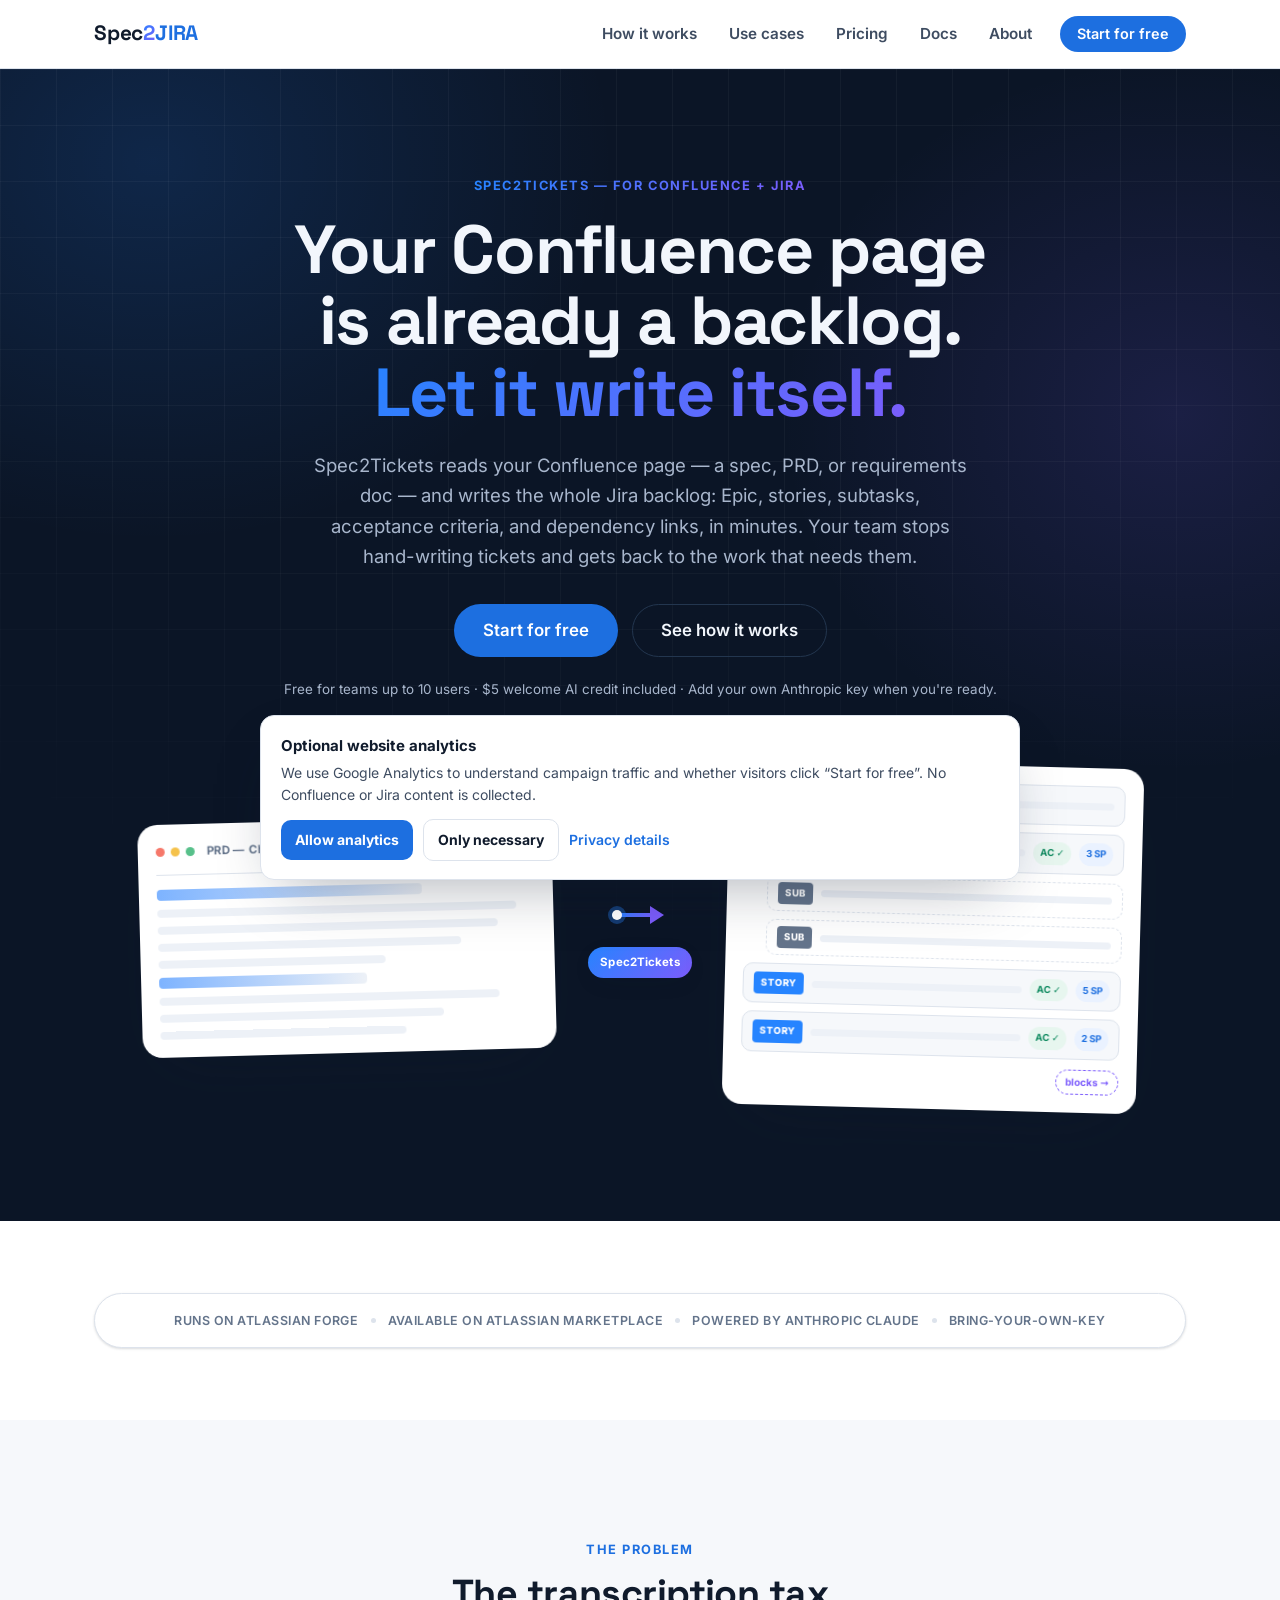
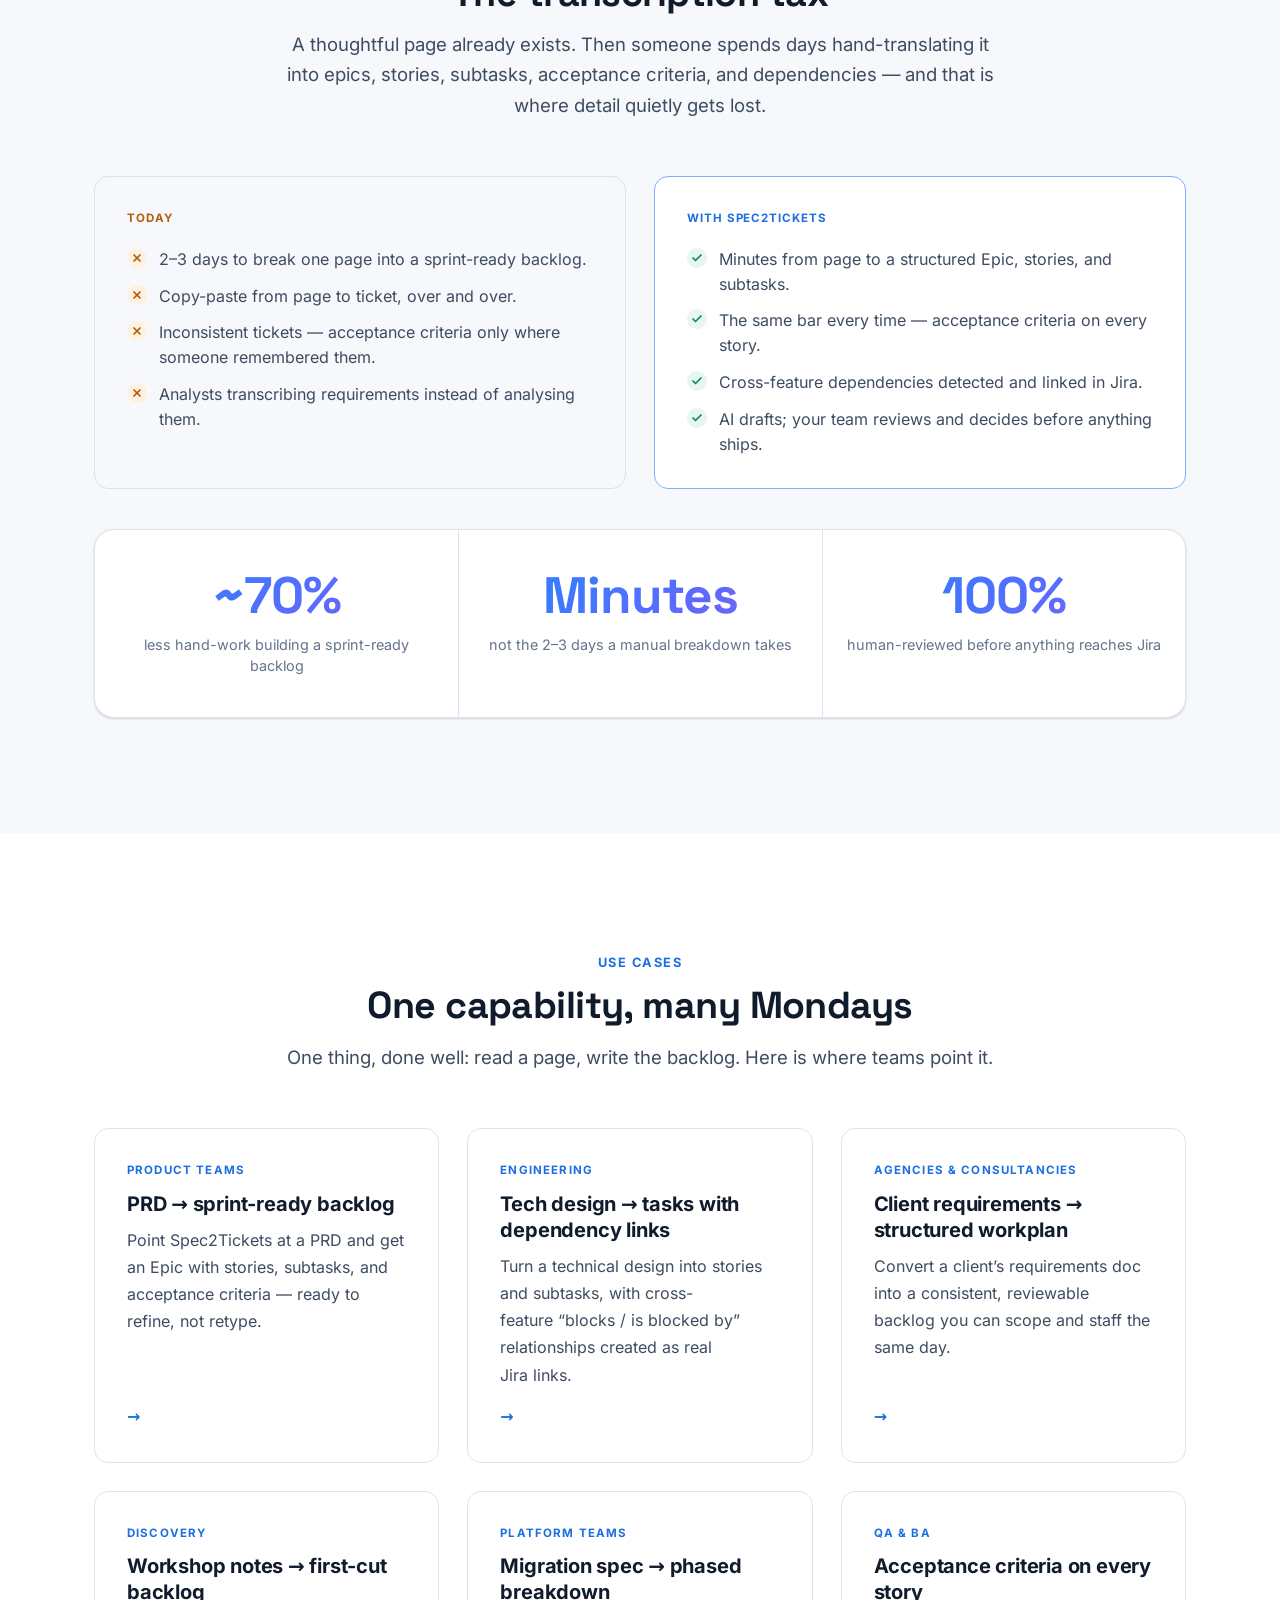
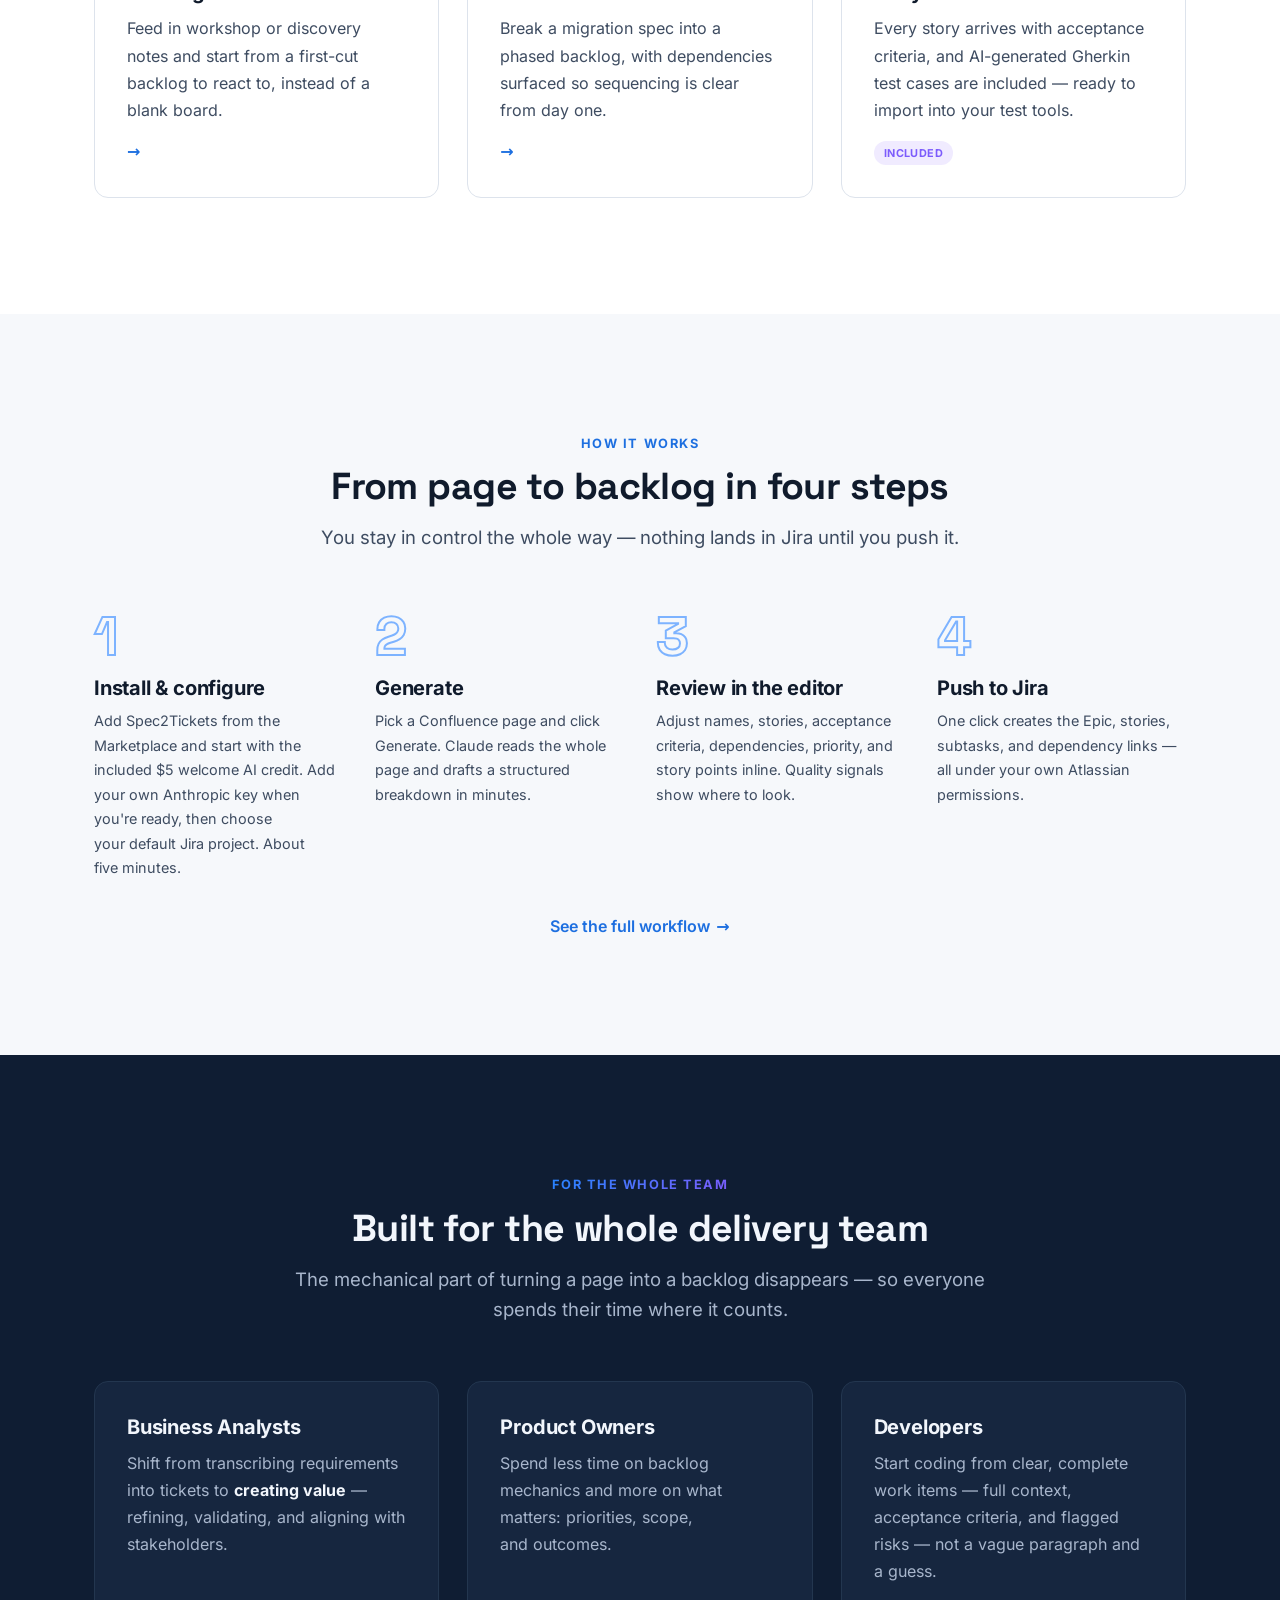
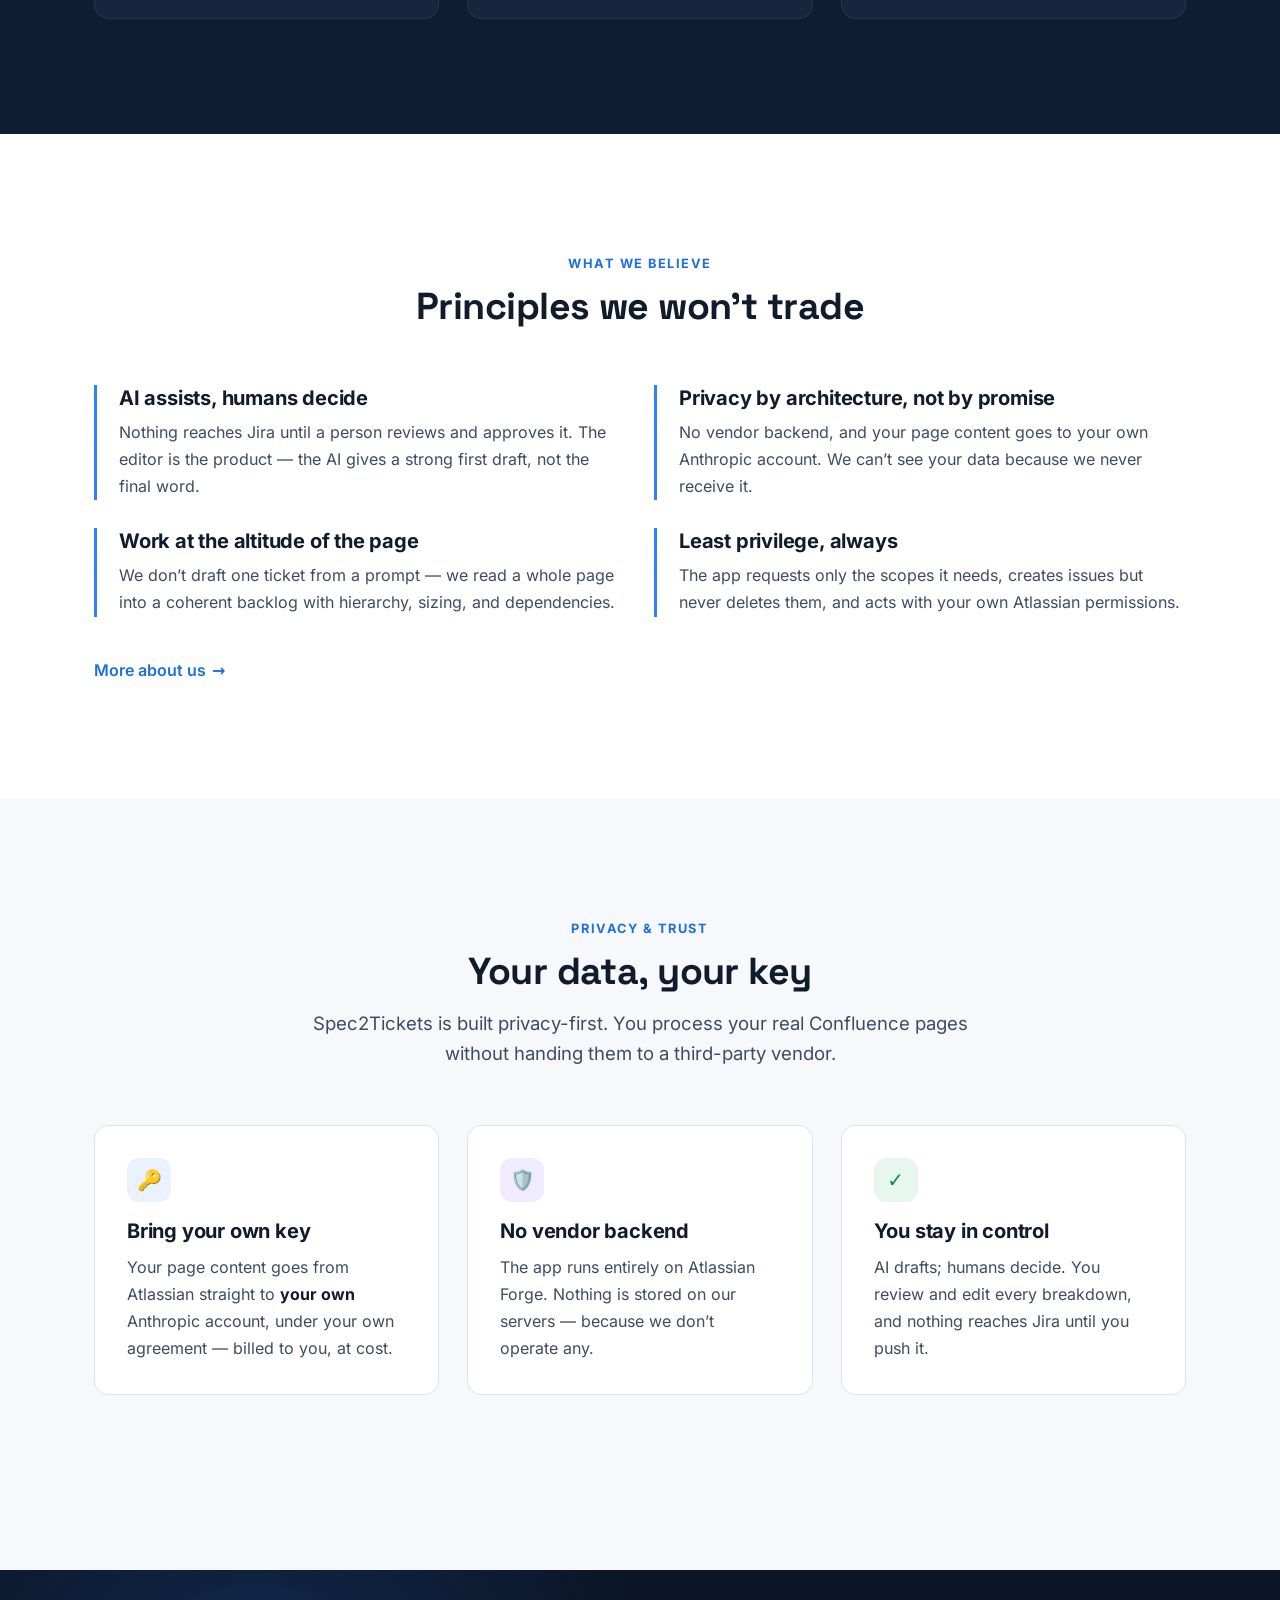
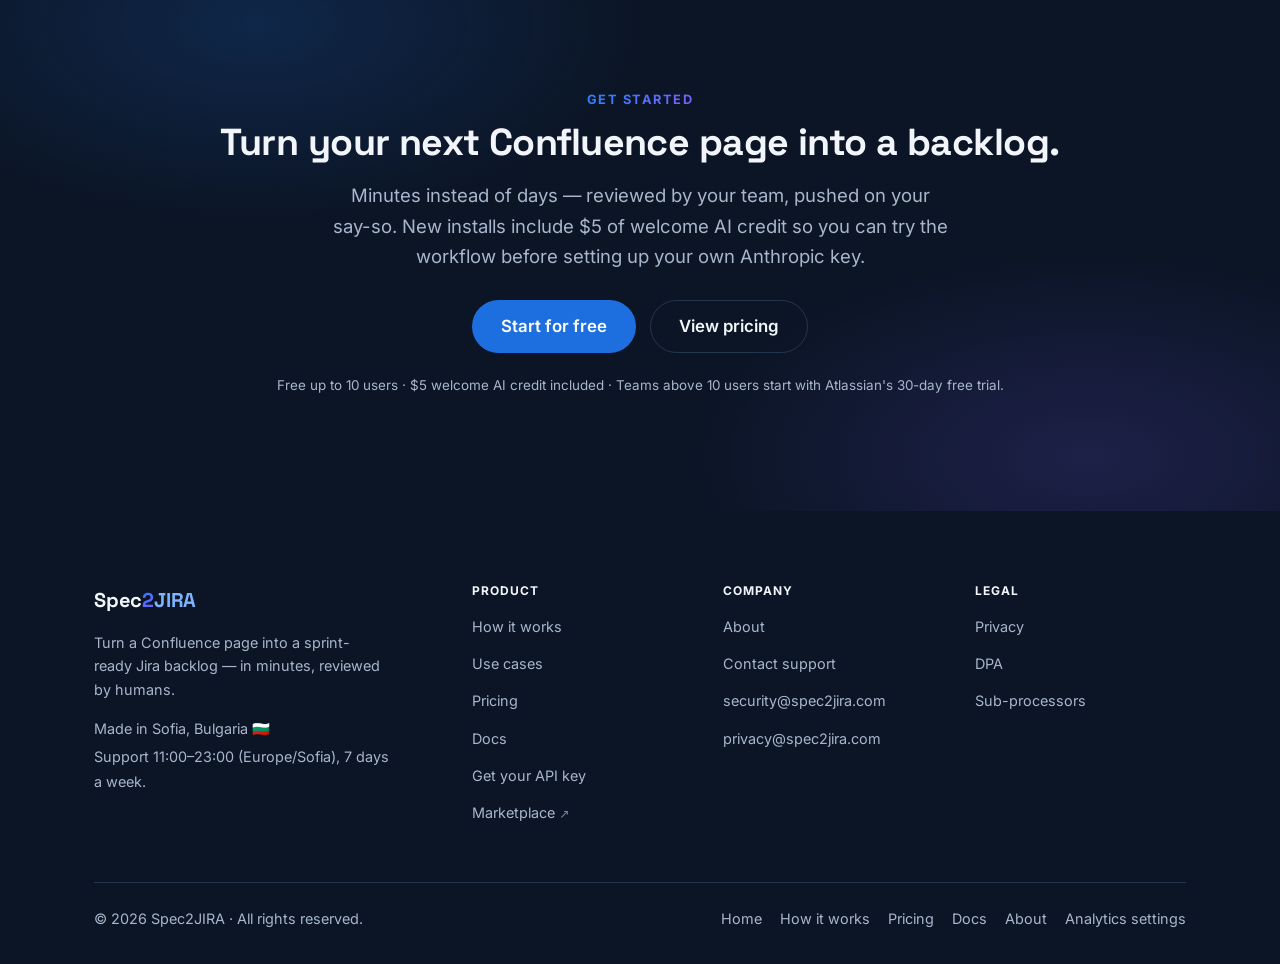
<file: index.html>
<!DOCTYPE html>
<html lang="en">
<head>
<meta charset="UTF-8">
<meta name="viewport" content="width=device-width, initial-scale=1.0">
<title>Spec2Tickets — Turn Confluence pages into a ready Jira backlog</title>
<meta name="description" content="Spec2Tickets reads your Confluence page and writes the entire Jira backlog — Epic, stories, subtasks, acceptance criteria, and dependency links — in minutes. Free your team from manual ticket-writing. Runs on Atlassian Forge with your own Anthropic key.">
<meta name="theme-color" content="#0B1526">
<link rel="canonical" href="https://spec2jira.com/">
<link rel="icon" type="image/svg+xml" href="/favicon.svg">
<link rel="preload" href="/assets/fonts/space-grotesk-var-latin.woff2" as="font" type="font/woff2" crossorigin>
<link rel="preload" href="/assets/fonts/inter-var-latin.woff2" as="font" type="font/woff2" crossorigin>
<link rel="preload" href="/assets/css/site.css" as="style">
<link rel="stylesheet" href="/assets/css/site.css">
<meta property="og:type" content="website">
<meta property="og:site_name" content="Spec2Tickets">
<meta property="og:title" content="Spec2Tickets — Turn Confluence pages into a ready Jira backlog">
<meta property="og:description" content="Spec2Tickets reads your Confluence page and writes the entire Jira backlog — Epic, stories, subtasks, acceptance criteria, and dependency links — in minutes. Free your team from manual ticket-writing. Runs on Atlassian Forge with your own Anthropic key.">
<meta property="og:url" content="https://spec2jira.com/">
<meta property="og:image" content="https://spec2jira.com/og-image.png">
<meta property="og:image:width" content="1200">
<meta property="og:image:height" content="630">
<meta name="twitter:card" content="summary_large_image">
<meta name="twitter:title" content="Spec2Tickets — Turn Confluence pages into a ready Jira backlog">
<meta name="twitter:description" content="Spec2Tickets reads your Confluence page and writes the entire Jira backlog — Epic, stories, subtasks, acceptance criteria, and dependency links — in minutes. Free your team from manual ticket-writing. Runs on Atlassian Forge with your own Anthropic key.">
<meta name="twitter:image" content="https://spec2jira.com/og-image.png">
<script type="application/ld+json">
{
  "@context": "https://schema.org",
  "@type": "Organization",
  "name": "Spec2JIRA",
  "alternateName": "Spec2Tickets",
  "url": "https://spec2jira.com/",
  "logo": "https://spec2jira.com/favicon.svg",
  "email": "support@spec2jira.com",
  "address": {
    "@type": "PostalAddress",
    "addressLocality": "Sofia",
    "addressCountry": "BG"
  }
}
</script>
<script type="application/ld+json">
{
  "@context": "https://schema.org",
  "@type": "SoftwareApplication",
  "name": "Spec2Tickets",
  "alternateName": "Spec2JIRA",
  "applicationCategory": "BusinessApplication",
  "operatingSystem": "Atlassian Cloud (Forge)",
  "url": "https://spec2jira.com/",
  "installUrl": "https://marketplace.atlassian.com/apps/1475765564/spec2tickets-for-confluence-and-jira",
  "description": "Spec2Tickets reads your Confluence page and writes the entire Jira backlog — Epic, stories, subtasks, acceptance criteria, and dependency links — in minutes.",
  "publisher": {
    "@type": "Organization",
    "name": "Spec2JIRA"
  },
  "offers": [
    {
      "@type": "Offer",
      "name": "Free — teams up to 10 users",
      "price": "0",
      "priceCurrency": "USD",
      "description": "Every feature included, unlimited, for teams of up to 10 users.",
      "url": "https://marketplace.atlassian.com/apps/1475765564/spec2tickets-for-confluence-and-jira"
    },
    {
      "@type": "Offer",
      "name": "BYOK Pro",
      "price": "67",
      "priceCurrency": "USD",
      "description": "Flat price per month for teams of 11+ users, billed via the Atlassian Marketplace.",
      "url": "https://marketplace.atlassian.com/apps/1475765564/spec2tickets-for-confluence-and-jira"
    }
  ]
}
</script>
<script src="/assets/js/site.js" defer></script>
</head>
<body>
<a class="skip-link" href="#main">Skip to content</a>

<!-- ==================================================================
     NAV  [component 1] — copied byte-identically to every page
     ================================================================== -->
<header class="site-header">
  <nav class="nav container" aria-label="Primary">
    <a class="nav-logo" href="/" aria-label="Spec2JIRA home">Spec<span class="l2">2</span><span class="ljira">JIRA</span></a>
    <button class="nav-toggle" type="button" aria-expanded="false" aria-controls="nav-menu" aria-label="Toggle menu">
      <span class="nav-toggle-bar"></span>
      <span class="nav-toggle-bar"></span>
      <span class="nav-toggle-bar"></span>
    </button>
    <div class="nav-menu" id="nav-menu">
      <a href="/how-it-works">How it works</a>
      <a href="/#use-cases">Use cases</a>
      <a href="/pricing">Pricing</a>
      <a href="/docs">Docs</a>
      <a href="/about">About</a>
      <a class="btn btn-primary btn-sm" href="https://marketplace.atlassian.com/apps/1475765564/spec2tickets-for-confluence-and-jira" target="_blank" rel="noopener">Start for free</a>
    </div>
  </nav>
</header>

<main id="main">

<!-- ============================ 1. HERO ============================ -->
<section class="hero-dark">
  <div class="container">
    <div class="hero-inner">
      <span class="eyebrow">Spec2Tickets — for Confluence + Jira</span>
      <h1 class="hero-title">Your Confluence page is already a backlog. <span class="grad-text">Let it write itself.</span></h1>
      <p class="hero-lead">Spec2Tickets reads your Confluence page — a spec, PRD, or requirements doc — and writes the whole Jira backlog: Epic, stories, subtasks, acceptance criteria, and dependency links, in minutes. Your team stops hand-writing tickets and gets back to the work that needs them.</p>
      <div class="hero-cta">
        <a class="btn btn-primary btn-lg" href="https://marketplace.atlassian.com/apps/1475765564/spec2tickets-for-confluence-and-jira" target="_blank" rel="noopener">Start for free</a>
        <a class="btn btn-ghost btn-lg on-dark" href="/how-it-works">See how it works</a>
      </div>
      <p class="hero-note">Free for teams up to 10 users &middot; $5 welcome AI credit included &middot; Add your own Anthropic key when you're ready.</p>
    </div>

    <!-- Product visual [component 4] — decorative; text alternative precedes it -->
    <p class="sr-only">Illustration: a Confluence page on the left flows through the Spec2Tickets pipeline into a Jira backlog on the right — one Epic, three stories each carrying acceptance criteria and a story-point estimate, two subtasks, and a “blocks” dependency link.</p>
    <div class="product-visual" aria-hidden="true">
      <div class="pv-card pv-doc">
        <div class="pv-doc-bar">
          <span class="pv-dot"></span><span class="pv-dot"></span><span class="pv-dot"></span>
          <span class="pv-doc-title">PRD — Checkout redesign</span>
          <span class="pv-doc-icon">
            <svg width="11" height="11" viewBox="0 0 24 24" fill="none" stroke="currentColor" stroke-width="2.5" stroke-linecap="round" stroke-linejoin="round"><path d="M6 3h9l4 4v13a1 1 0 0 1-1 1H6a1 1 0 0 1-1-1V4a1 1 0 0 1 1-1z"/><path d="M14 3v5h5"/></svg>
          </span>
        </div>
        <div class="pv-lines">
          <span class="pv-line head w-70"></span>
          <span class="pv-line w-95"></span>
          <span class="pv-line w-90"></span>
          <span class="pv-line w-80"></span>
          <span class="pv-line w-60"></span>
          <span class="pv-line head w-55"></span>
          <span class="pv-line w-90"></span>
          <span class="pv-line w-75"></span>
          <span class="pv-line w-65"></span>
        </div>
      </div>

      <div class="pv-pipeline">
        <div class="pv-arrow"><span class="pv-pulse"></span></div>
        <span class="pv-chip">Spec2Tickets</span>
      </div>

      <div class="pv-card pv-backlog">
        <div class="pv-row"><span class="pv-tag epic">EPIC</span><span class="pv-row-line w-70"></span></div>
        <div class="pv-row"><span class="pv-tag story">STORY</span><span class="pv-row-line w-55"></span><span class="pv-pill ac">AC ✓</span><span class="pv-pill sp">3 SP</span></div>
        <div class="pv-row sub"><span class="pv-tag sub">SUB</span><span class="pv-row-line w-45"></span></div>
        <div class="pv-row sub"><span class="pv-tag sub">SUB</span><span class="pv-row-line w-40"></span></div>
        <div class="pv-row"><span class="pv-tag story">STORY</span><span class="pv-row-line w-60"></span><span class="pv-pill ac">AC ✓</span><span class="pv-pill sp">5 SP</span></div>
        <div class="pv-row"><span class="pv-tag story">STORY</span><span class="pv-row-line w-55"></span><span class="pv-pill ac">AC ✓</span><span class="pv-pill sp">2 SP</span></div>
        <span class="pv-dep">blocks →</span>
      </div>
    </div>
  </div>
</section>

<!-- ==================== 2. PLATFORM TRUST STRIP ==================== -->
<section class="section section--tight">
  <div class="container">
    <ul class="logo-strip">
      <li>Runs on Atlassian Forge</li>
      <li>Available on Atlassian Marketplace</li>
      <li>Powered by Anthropic Claude</li>
      <li>Bring-your-own-key</li>
    </ul>
  </div>
</section>

<!-- =============== 3 + 4. TRANSCRIPTION TAX + STATS =============== -->
<section class="section section--alt">
  <div class="container">
    <div class="section-head center reveal">
      <span class="eyebrow">The problem</span>
      <h2>The transcription tax</h2>
      <p class="lead">A thoughtful page already exists. Then someone spends days hand-translating it into epics, stories, subtasks, acceptance criteria, and dependencies — and that is where detail quietly gets lost.</p>
    </div>

    <div class="compare-grid">
      <div class="card compare-card today reveal">
        <div class="compare-head"><span class="compare-label">Today</span></div>
        <ul class="marker-list cross">
          <li>2–3 days to break one page into a sprint-ready backlog.</li>
          <li>Copy-paste from page to ticket, over and over.</li>
          <li>Inconsistent tickets — acceptance criteria only where someone remembered them.</li>
          <li>Analysts transcribing requirements instead of analysing them.</li>
        </ul>
      </div>
      <div class="card compare-card after reveal delay-1">
        <div class="compare-head"><span class="compare-label">With Spec2Tickets</span></div>
        <ul class="marker-list check">
          <li>Minutes from page to a structured Epic, stories, and subtasks.</li>
          <li>The same bar every time — acceptance criteria on every story.</li>
          <li>Cross-feature dependencies detected and linked in Jira.</li>
          <li>AI drafts; your team reviews and decides before anything ships.</li>
        </ul>
      </div>
    </div>

    <div class="stats-band reveal mt-5">
      <h2 class="sr-only">By the numbers</h2>
      <div class="stat">
        <div class="num">~70%</div>
        <div class="cap">less hand-work building a sprint-ready backlog</div>
      </div>
      <div class="stat">
        <div class="num">Minutes</div>
        <div class="cap">not the 2–3 days a manual breakdown takes</div>
      </div>
      <div class="stat">
        <div class="num">100%</div>
        <div class="cap">human-reviewed before anything reaches Jira</div>
      </div>
    </div>
  </div>
</section>

<!-- ========================= 5. USE CASES ========================= -->
<section class="section" id="use-cases">
  <div class="container">
    <div class="section-head center reveal">
      <span class="eyebrow">Use cases</span>
      <h2>One capability, many Mondays</h2>
      <p class="lead">One thing, done well: read a page, write the backlog. Here is where teams point it.</p>
    </div>
    <div class="grid grid-3">
      <article class="card card-hover usecase-card reveal">
        <span class="tag">Product teams</span>
        <h3>PRD → sprint-ready backlog</h3>
        <p>Point Spec2Tickets at a PRD and get an Epic with stories, subtasks, and acceptance criteria — ready to refine, not retype.</p>
        <span class="arrow" aria-hidden="true">→</span>
      </article>
      <article class="card card-hover usecase-card reveal delay-1">
        <span class="tag">Engineering</span>
        <h3>Tech design → tasks with dependency links</h3>
        <p>Turn a technical design into stories and subtasks, with cross-feature “blocks / is blocked by” relationships created as real Jira links.</p>
        <span class="arrow" aria-hidden="true">→</span>
      </article>
      <article class="card card-hover usecase-card reveal delay-2">
        <span class="tag">Agencies &amp; consultancies</span>
        <h3>Client requirements → structured workplan</h3>
        <p>Convert a client’s requirements doc into a consistent, reviewable backlog you can scope and staff the same day.</p>
        <span class="arrow" aria-hidden="true">→</span>
      </article>
      <article class="card card-hover usecase-card reveal">
        <span class="tag">Discovery</span>
        <h3>Workshop notes → first-cut backlog</h3>
        <p>Feed in workshop or discovery notes and start from a first-cut backlog to react to, instead of a blank board.</p>
        <span class="arrow" aria-hidden="true">→</span>
      </article>
      <article class="card card-hover usecase-card reveal delay-1">
        <span class="tag">Platform teams</span>
        <h3>Migration spec → phased breakdown</h3>
        <p>Break a migration spec into a phased backlog, with dependencies surfaced so sequencing is clear from day one.</p>
        <span class="arrow" aria-hidden="true">→</span>
      </article>
      <article class="card card-hover usecase-card reveal delay-2">
        <span class="tag">QA &amp; BA</span>
        <h3>Acceptance criteria on every story</h3>
        <p>Every story arrives with acceptance criteria, and AI-generated Gherkin test cases are included — ready to import into your test tools.</p>
        <span class="usecase-badge">Included</span>
      </article>
    </div>
  </div>
</section>

<!-- ==================== 6. HOW IT WORKS (compact) ================= -->
<section class="section section--alt">
  <div class="container">
    <div class="section-head center reveal">
      <span class="eyebrow">How it works</span>
      <h2>From page to backlog in four steps</h2>
      <p class="lead">You stay in control the whole way — nothing lands in Jira until you push it.</p>
    </div>
    <div class="step-grid">
      <div class="step-row reveal">
        <span class="num" aria-hidden="true">1</span>
        <h3>Install &amp; configure</h3>
        <p>Add Spec2Tickets from the Marketplace and start with the included $5 welcome AI credit. Add your own Anthropic key when you're ready, then choose your default Jira project. About five minutes.</p>
      </div>
      <div class="step-row reveal delay-1">
        <span class="num" aria-hidden="true">2</span>
        <h3>Generate</h3>
        <p>Pick a Confluence page and click Generate. Claude reads the whole page and drafts a structured breakdown in minutes.</p>
      </div>
      <div class="step-row reveal delay-2">
        <span class="num" aria-hidden="true">3</span>
        <h3>Review in the editor</h3>
        <p>Adjust names, stories, acceptance criteria, dependencies, priority, and story points inline. Quality signals show where to look.</p>
      </div>
      <div class="step-row reveal delay-3">
        <span class="num" aria-hidden="true">4</span>
        <h3>Push to Jira</h3>
        <p>One click creates the Epic, stories, subtasks, and dependency links — all under your own Atlassian permissions.</p>
      </div>
    </div>
    <div class="text-center mt-4 reveal">
      <a class="section-link" href="/how-it-works">See the full workflow <span class="arrow" aria-hidden="true">→</span></a>
    </div>
  </div>
</section>

<!-- ======================= 7. ROLES (dark) ======================== -->
<section class="section band-dark on-dark">
  <div class="container">
    <div class="section-head center reveal">
      <span class="eyebrow">For the whole team</span>
      <h2>Built for the whole delivery team</h2>
      <p class="lead">The mechanical part of turning a page into a backlog disappears — so everyone spends their time where it counts.</p>
    </div>
    <div class="grid grid-3">
      <div class="card reveal">
        <h3>Business Analysts</h3>
        <p>Shift from transcribing requirements into tickets to <strong>creating value</strong> — refining, validating, and aligning with stakeholders.</p>
      </div>
      <div class="card reveal delay-1">
        <h3>Product Owners</h3>
        <p>Spend less time on backlog mechanics and more on what matters: priorities, scope, and outcomes.</p>
      </div>
      <div class="card reveal delay-2">
        <h3>Developers</h3>
        <p>Start coding from clear, complete work items — full context, acceptance criteria, and flagged risks — not a vague paragraph and a guess.</p>
      </div>
    </div>
  </div>
</section>

<!-- ========================== 8. VALUES =========================== -->
<section class="section">
  <div class="container">
    <div class="section-head center reveal">
      <span class="eyebrow">What we believe</span>
      <h2>Principles we won’t trade</h2>
    </div>
    <div class="grid grid-2">
      <div class="value-item reveal">
        <h3>AI assists, humans decide</h3>
        <p>Nothing reaches Jira until a person reviews and approves it. The editor is the product — the AI gives a strong first draft, not the final word.</p>
      </div>
      <div class="value-item reveal delay-1">
        <h3>Privacy by architecture, not by promise</h3>
        <p>No vendor backend, and your page content goes to your own Anthropic account. We can’t see your data because we never receive it.</p>
      </div>
      <div class="value-item reveal delay-2">
        <h3>Work at the altitude of the page</h3>
        <p>We don’t draft one ticket from a prompt — we read a whole page into a coherent backlog with hierarchy, sizing, and dependencies.</p>
      </div>
      <div class="value-item reveal delay-3">
        <h3>Least privilege, always</h3>
        <p>The app requests only the scopes it needs, creates issues but never deletes them, and acts with your own Atlassian permissions.</p>
      </div>
    </div>
    <div class="mt-5 reveal">
      <a class="section-link" href="/about">More about us <span class="arrow" aria-hidden="true">→</span></a>
    </div>
  </div>
</section>

<!-- ====================== 9. PRIVACY / TRUST ====================== -->
<section class="section section--alt">
  <div class="container">
    <div class="section-head center reveal">
      <span class="eyebrow">Privacy &amp; trust</span>
      <h2>Your data, your key</h2>
      <p class="lead">Spec2Tickets is built privacy-first. You process your real Confluence pages without handing them to a third-party vendor.</p>
    </div>
    <div class="grid grid-3">
      <div class="card reveal">
        <div class="icon-chip" aria-hidden="true">🔑</div>
        <h3>Bring your own key</h3>
        <p>Your page content goes from Atlassian straight to <strong>your own</strong> Anthropic account, under your own agreement — billed to you, at cost.</p>
      </div>
      <div class="card reveal delay-1">
        <div class="icon-chip violet" aria-hidden="true">🛡️</div>
        <h3>No vendor backend</h3>
        <p>The app runs entirely on Atlassian Forge. Nothing is stored on our servers — because we don’t operate any.</p>
      </div>
      <div class="card reveal delay-2">
        <div class="icon-chip ok" aria-hidden="true">✓</div>
        <h3>You stay in control</h3>
        <p>AI drafts; humans decide. You review and edit every breakdown, and nothing reaches Jira until you push it.</p>
      </div>
    </div>
    <div class="text-center mt-4 reveal">
      <a class="section-link" href="/privacy">Read our privacy approach <span class="arrow" aria-hidden="true">→</span></a>
    </div>
  </div>
</section>

<!-- ========================= 10. FINAL CTA ======================== -->
<section class="section cta-final">
  <div class="container">
    <span class="eyebrow">Get started</span>
    <h2>Turn your next Confluence page into a backlog.</h2>
    <p class="lead">Minutes instead of days — reviewed by your team, pushed on your say-so. New installs include $5 of welcome AI credit so you can try the workflow before setting up your own Anthropic key.</p>
    <div class="hero-cta">
      <a class="btn btn-primary btn-lg" href="https://marketplace.atlassian.com/apps/1475765564/spec2tickets-for-confluence-and-jira" target="_blank" rel="noopener">Start for free</a>
      <a class="btn btn-ghost btn-lg on-dark" href="/pricing">View pricing</a>
    </div>
    <p class="cta-note">Free up to 10 users &middot; $5 welcome AI credit included &middot; Teams above 10 users start with Atlassian's 30-day free trial.</p>
  </div>
</section>

</main>

<!-- ==================================================================
     FOOTER  [component 21] — copied byte-identically to every page
     ================================================================== -->
<footer class="site-footer">
  <div class="container">
    <div class="footer-grid">
      <div class="footer-brand">
        <a class="nav-logo" href="/" aria-label="Spec2JIRA home">Spec<span class="l2">2</span><span class="ljira">JIRA</span></a>
        <p class="footer-tagline">Turn a Confluence page into a sprint-ready Jira backlog — in minutes, reviewed by humans.</p>
        <p class="footer-meta">
          Made in Sofia, Bulgaria 🇧🇬
          <span>Support 11:00–23:00 (Europe/Sofia), 7 days a week.</span>
        </p>
      </div>
      <div class="footer-col">
        <h3>Product</h3>
        <ul>
          <li><a href="/how-it-works">How it works</a></li>
          <li><a href="/#use-cases">Use cases</a></li>
          <li><a href="/pricing">Pricing</a></li>
          <li><a href="/docs">Docs</a></li>
          <li><a href="/get-api-key">Get your API key</a></li>
          <li><a href="https://marketplace.atlassian.com/apps/1475765564/spec2tickets-for-confluence-and-jira" target="_blank" rel="noopener">Marketplace <span class="ext" aria-hidden="true">↗</span></a></li>
        </ul>
      </div>
      <div class="footer-col">
        <h3>Company</h3>
        <ul>
          <li><a href="/about">About</a></li>
          <li><a href="mailto:support@spec2jira.com">Contact support</a></li>
          <li><a href="mailto:security@spec2jira.com">security@spec2jira.com</a></li>
          <li><a href="mailto:privacy@spec2jira.com">privacy@spec2jira.com</a></li>
        </ul>
      </div>
      <div class="footer-col">
        <h3>Legal</h3>
        <ul>
          <li><a href="/privacy">Privacy</a></li>
          <li><a href="/dpa">DPA</a></li>
          <li><a href="/subprocessors">Sub-processors</a></li>
        </ul>
      </div>
    </div>
    <div class="footer-bottom">
      <span>&copy; <span id="year">2026</span> Spec2JIRA &middot; All rights reserved.</span>
      <nav aria-label="Footer">
        <a href="/">Home</a>
        <a href="/how-it-works">How it works</a>
        <a href="/pricing">Pricing</a>
        <a href="/docs">Docs</a>
        <a href="/about">About</a>
      </nav>
    </div>
  </div>
</footer>

</body>
</html>
</file>
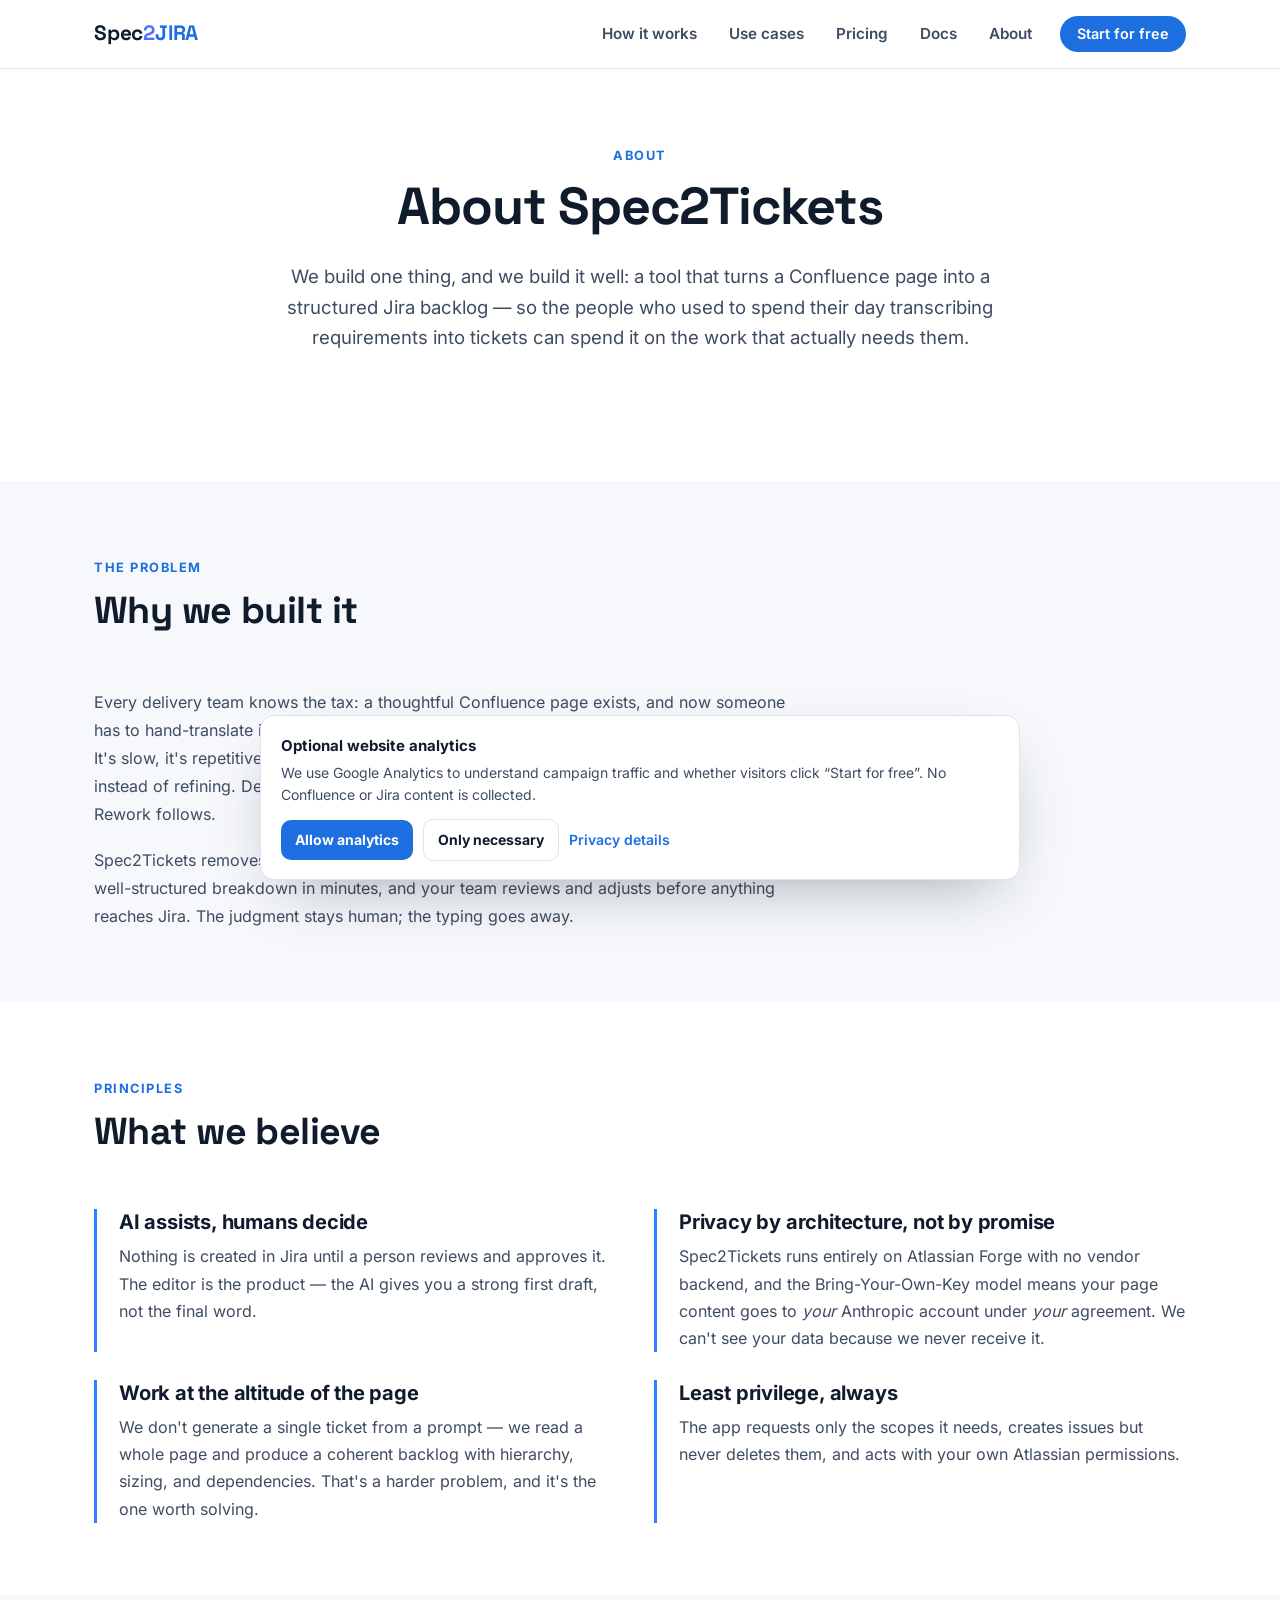
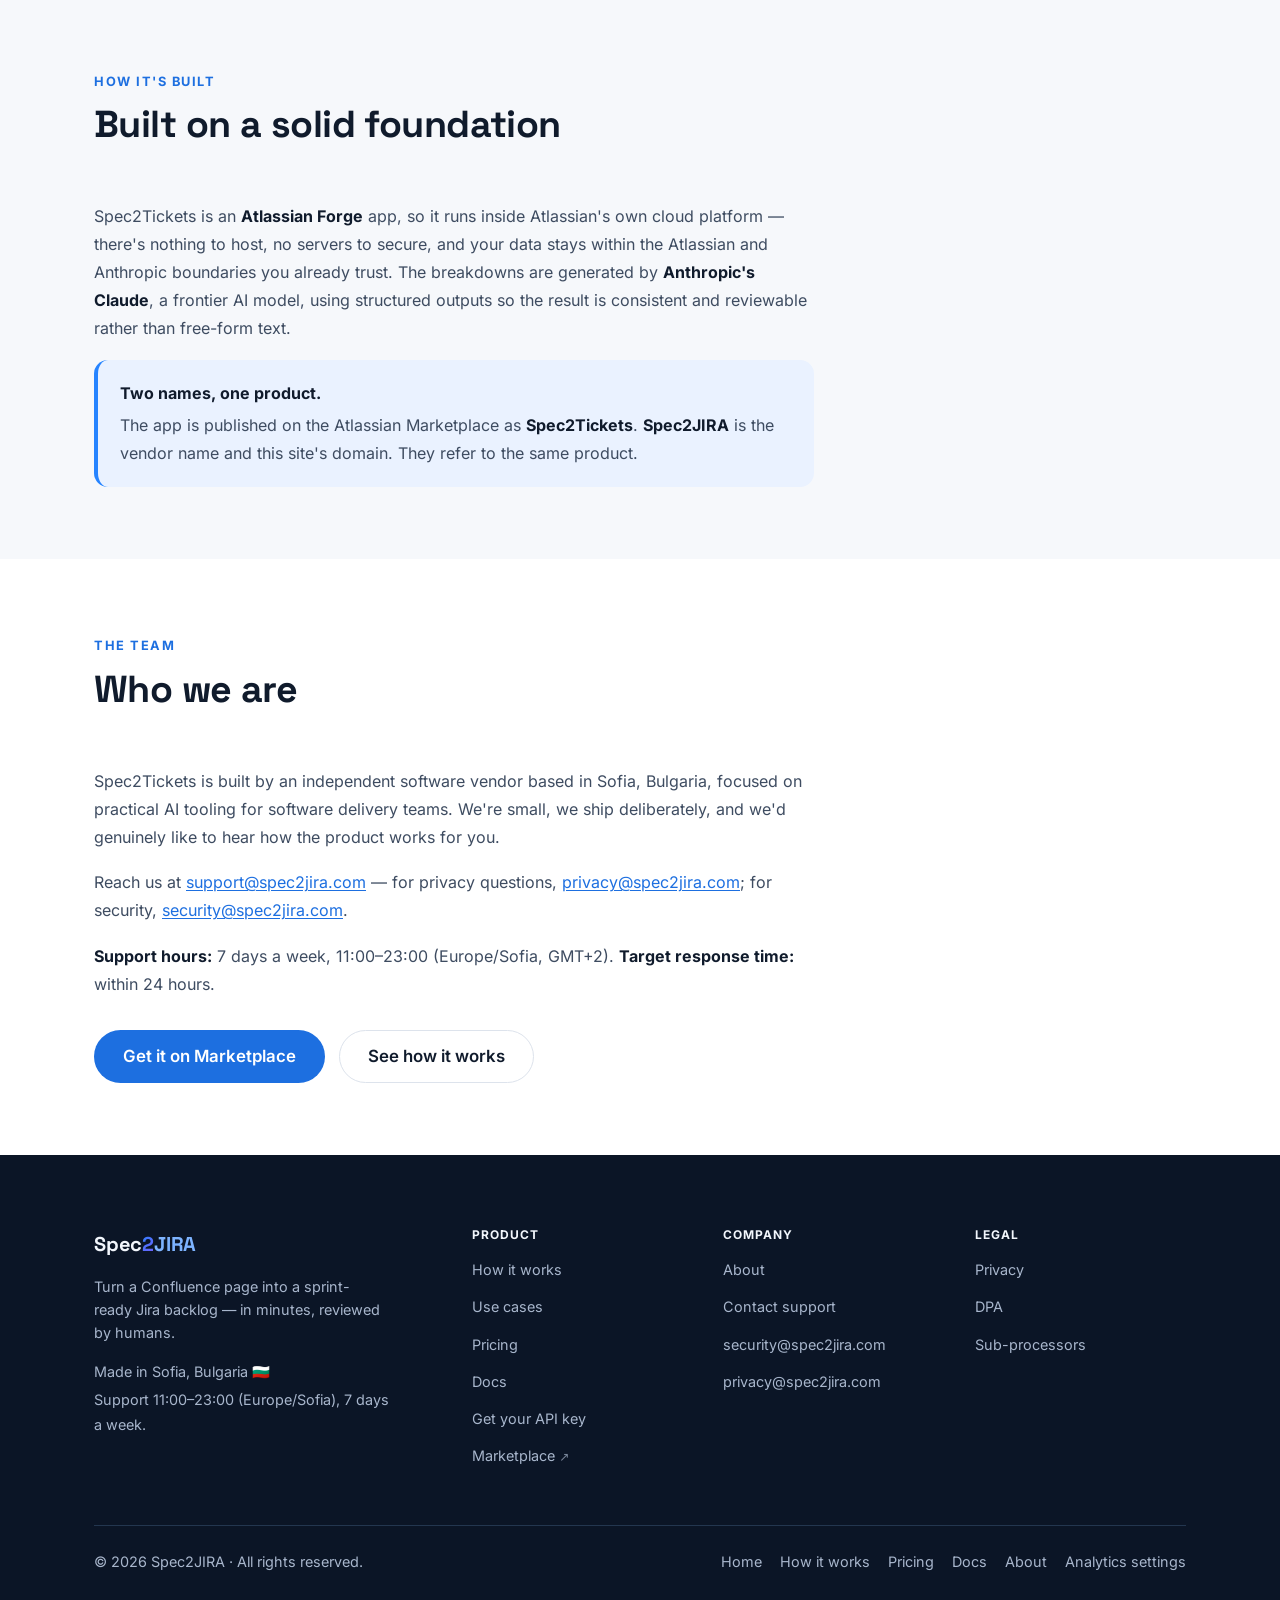
<file: about/index.html>
<!DOCTYPE html>
<html lang="en">
<head>
<meta charset="UTF-8">
<meta name="viewport" content="width=device-width, initial-scale=1.0">
<title>About — Spec2Tickets for Confluence and Jira</title>
<meta name="description" content="About Spec2Tickets (Spec2JIRA): we take the mechanical work out of turning Confluence pages into a structured Jira backlog, so teams spend their time on judgment, not transcription. Privacy-first, human-in-the-loop, built on Atlassian Forge and Anthropic Claude.">
<meta name="theme-color" content="#0B1526">
<link rel="canonical" href="https://spec2jira.com/about">
<link rel="icon" type="image/svg+xml" href="/favicon.svg">
<link rel="preload" href="/assets/fonts/space-grotesk-var-latin.woff2" as="font" type="font/woff2" crossorigin>
<link rel="preload" href="/assets/fonts/inter-var-latin.woff2" as="font" type="font/woff2" crossorigin>
<link rel="preload" href="/assets/css/site.css" as="style">
<link rel="stylesheet" href="/assets/css/site.css">
<meta property="og:type" content="website">
<meta property="og:site_name" content="Spec2Tickets">
<meta property="og:title" content="About — Spec2Tickets for Confluence and Jira">
<meta property="og:description" content="About Spec2Tickets (Spec2JIRA): we take the mechanical work out of turning Confluence pages into a structured Jira backlog, so teams spend their time on judgment, not transcription. Privacy-first, human-in-the-loop, built on Atlassian Forge and Anthropic Claude.">
<meta property="og:url" content="https://spec2jira.com/about">
<meta property="og:image" content="https://spec2jira.com/og-image.png">
<meta property="og:image:width" content="1200">
<meta property="og:image:height" content="630">
<meta name="twitter:card" content="summary_large_image">
<meta name="twitter:title" content="About — Spec2Tickets for Confluence and Jira">
<meta name="twitter:description" content="About Spec2Tickets (Spec2JIRA): we take the mechanical work out of turning Confluence pages into a structured Jira backlog, so teams spend their time on judgment, not transcription. Privacy-first, human-in-the-loop, built on Atlassian Forge and Anthropic Claude.">
<meta name="twitter:image" content="https://spec2jira.com/og-image.png">
<script src="/assets/js/site.js" defer></script>
</head>
<body>
<a class="skip-link" href="#main">Skip to content</a>

<!-- ==================================================================
     NAV  [component 1] — copied byte-identically to every page
     ================================================================== -->
<header class="site-header">
  <nav class="nav container" aria-label="Primary">
    <a class="nav-logo" href="/" aria-label="Spec2JIRA home">Spec<span class="l2">2</span><span class="ljira">JIRA</span></a>
    <button class="nav-toggle" type="button" aria-expanded="false" aria-controls="nav-menu" aria-label="Toggle menu">
      <span class="nav-toggle-bar"></span>
      <span class="nav-toggle-bar"></span>
      <span class="nav-toggle-bar"></span>
    </button>
    <div class="nav-menu" id="nav-menu">
      <a href="/how-it-works">How it works</a>
      <a href="/#use-cases">Use cases</a>
      <a href="/pricing">Pricing</a>
      <a href="/docs">Docs</a>
      <a href="/about">About</a>
      <a class="btn btn-primary btn-sm" href="https://marketplace.atlassian.com/apps/1475765564/spec2tickets-for-confluence-and-jira" target="_blank" rel="noopener">Start for free</a>
    </div>
  </nav>
</header>

<main id="main">

<!-- ===================== PAGE HEADER ===================== -->
<section class="section section--tight">
  <div class="container">
    <div class="section-head center">
      <span class="eyebrow">About</span>
      <h1>About Spec2Tickets</h1>
      <p class="lead mt-3">We build one thing, and we build it well: a tool that turns a Confluence page into a structured Jira backlog — so the people who used to spend their day transcribing requirements into tickets can spend it on the work that actually needs them.</p>
    </div>
  </div>
</section>

<!-- ===================== WHY WE BUILT IT ===================== -->
<section class="section section--tight section--alt">
  <div class="container">
    <div class="section-head">
      <span class="eyebrow">The problem</span>
      <h2>Why we built it</h2>
    </div>
    <div class="prose">
      <p>Every delivery team knows the tax: a thoughtful Confluence page exists, and now someone has to hand-translate it into epics, stories, subtasks, acceptance criteria, and dependencies. It's slow, it's repetitive, and it's where detail quietly gets lost. Analysts spend hours transcribing instead of refining. Developers start from a vague paragraph and fill the gaps with guesses. Rework follows.</p>
      <p>Spec2Tickets removes that mechanical step. You point it at a page, it produces a complete, well-structured breakdown in minutes, and your team reviews and adjusts before anything reaches Jira. The judgment stays human; the typing goes away.</p>
    </div>
  </div>
</section>

<!-- ===================== WHAT WE BELIEVE ===================== -->
<section class="section section--tight">
  <div class="container">
    <div class="section-head">
      <span class="eyebrow">Principles</span>
      <h2>What we believe</h2>
    </div>
    <div class="grid grid-2">
      <div class="value-item reveal">
        <h3>AI assists, humans decide</h3>
        <p>Nothing is created in Jira until a person reviews and approves it. The editor is the product — the AI gives you a strong first draft, not the final word.</p>
      </div>
      <div class="value-item reveal delay-1">
        <h3>Privacy by architecture, not by promise</h3>
        <p>Spec2Tickets runs entirely on Atlassian Forge with no vendor backend, and the Bring-Your-Own-Key model means your page content goes to <em>your</em> Anthropic account under <em>your</em> agreement. We can't see your data because we never receive it.</p>
      </div>
      <div class="value-item reveal delay-2">
        <h3>Work at the altitude of the page</h3>
        <p>We don't generate a single ticket from a prompt — we read a whole page and produce a coherent backlog with hierarchy, sizing, and dependencies. That's a harder problem, and it's the one worth solving.</p>
      </div>
      <div class="value-item reveal delay-3">
        <h3>Least privilege, always</h3>
        <p>The app requests only the scopes it needs, creates issues but never deletes them, and acts with your own Atlassian permissions.</p>
      </div>
    </div>
  </div>
</section>

<!-- ================= BUILT ON A SOLID FOUNDATION ================= -->
<section class="section section--tight section--alt">
  <div class="container">
    <div class="section-head">
      <span class="eyebrow">How it's built</span>
      <h2>Built on a solid foundation</h2>
    </div>
    <div class="prose reveal">
      <p>Spec2Tickets is an <strong>Atlassian Forge</strong> app, so it runs inside Atlassian's own cloud platform — there's nothing to host, no servers to secure, and your data stays within the Atlassian and Anthropic boundaries you already trust. The breakdowns are generated by <strong>Anthropic's Claude</strong>, a frontier AI model, using structured outputs so the result is consistent and reviewable rather than free-form text.</p>
      <div class="callout">
        <strong class="callout-title">Two names, one product.</strong>
        <p>The app is published on the Atlassian Marketplace as <strong>Spec2Tickets</strong>. <strong>Spec2JIRA</strong> is the vendor name and this site's domain. They refer to the same product.</p>
      </div>
    </div>
  </div>
</section>

<!-- ===================== WHO WE ARE ===================== -->
<section class="section section--tight">
  <div class="container">
    <div class="section-head">
      <span class="eyebrow">The team</span>
      <h2>Who we are</h2>
    </div>
    <div class="prose reveal">
      <p>Spec2Tickets is built by an independent software vendor based in Sofia, Bulgaria, focused on practical AI tooling for software delivery teams. We're small, we ship deliberately, and we'd genuinely like to hear how the product works for you.</p>
      <p>Reach us at <a href="mailto:support@spec2jira.com">support@spec2jira.com</a> — for privacy questions, <a href="mailto:privacy@spec2jira.com">privacy@spec2jira.com</a>; for security, <a href="mailto:security@spec2jira.com">security@spec2jira.com</a>.</p>
      <p><strong>Support hours:</strong> 7 days a week, 11:00–23:00 (Europe/Sofia, GMT+2). <strong>Target response time:</strong> within 24 hours.</p>
    </div>
    <div class="cluster mt-4 reveal">
      <a class="btn btn-primary btn-lg" href="https://marketplace.atlassian.com/apps/1475765564/spec2tickets-for-confluence-and-jira" target="_blank" rel="noopener">Get it on Marketplace</a>
      <a class="btn btn-ghost btn-lg" href="/how-it-works">See how it works</a>
    </div>
  </div>
</section>

</main>

<!-- ==================================================================
     FOOTER  [component 21] — copied byte-identically to every page
     ================================================================== -->
<footer class="site-footer">
  <div class="container">
    <div class="footer-grid">
      <div class="footer-brand">
        <a class="nav-logo" href="/" aria-label="Spec2JIRA home">Spec<span class="l2">2</span><span class="ljira">JIRA</span></a>
        <p class="footer-tagline">Turn a Confluence page into a sprint-ready Jira backlog — in minutes, reviewed by humans.</p>
        <p class="footer-meta">
          Made in Sofia, Bulgaria 🇧🇬
          <span>Support 11:00–23:00 (Europe/Sofia), 7 days a week.</span>
        </p>
      </div>
      <div class="footer-col">
        <h3>Product</h3>
        <ul>
          <li><a href="/how-it-works">How it works</a></li>
          <li><a href="/#use-cases">Use cases</a></li>
          <li><a href="/pricing">Pricing</a></li>
          <li><a href="/docs">Docs</a></li>
          <li><a href="/get-api-key">Get your API key</a></li>
          <li><a href="https://marketplace.atlassian.com/apps/1475765564/spec2tickets-for-confluence-and-jira" target="_blank" rel="noopener">Marketplace <span class="ext" aria-hidden="true">↗</span></a></li>
        </ul>
      </div>
      <div class="footer-col">
        <h3>Company</h3>
        <ul>
          <li><a href="/about">About</a></li>
          <li><a href="mailto:support@spec2jira.com">Contact support</a></li>
          <li><a href="mailto:security@spec2jira.com">security@spec2jira.com</a></li>
          <li><a href="mailto:privacy@spec2jira.com">privacy@spec2jira.com</a></li>
        </ul>
      </div>
      <div class="footer-col">
        <h3>Legal</h3>
        <ul>
          <li><a href="/privacy">Privacy</a></li>
          <li><a href="/dpa">DPA</a></li>
          <li><a href="/subprocessors">Sub-processors</a></li>
        </ul>
      </div>
    </div>
    <div class="footer-bottom">
      <span>&copy; <span id="year">2026</span> Spec2JIRA &middot; All rights reserved.</span>
      <nav aria-label="Footer">
        <a href="/">Home</a>
        <a href="/how-it-works">How it works</a>
        <a href="/pricing">Pricing</a>
        <a href="/docs">Docs</a>
        <a href="/about">About</a>
      </nav>
    </div>
  </div>
</footer>

</body>
</html>
</file>
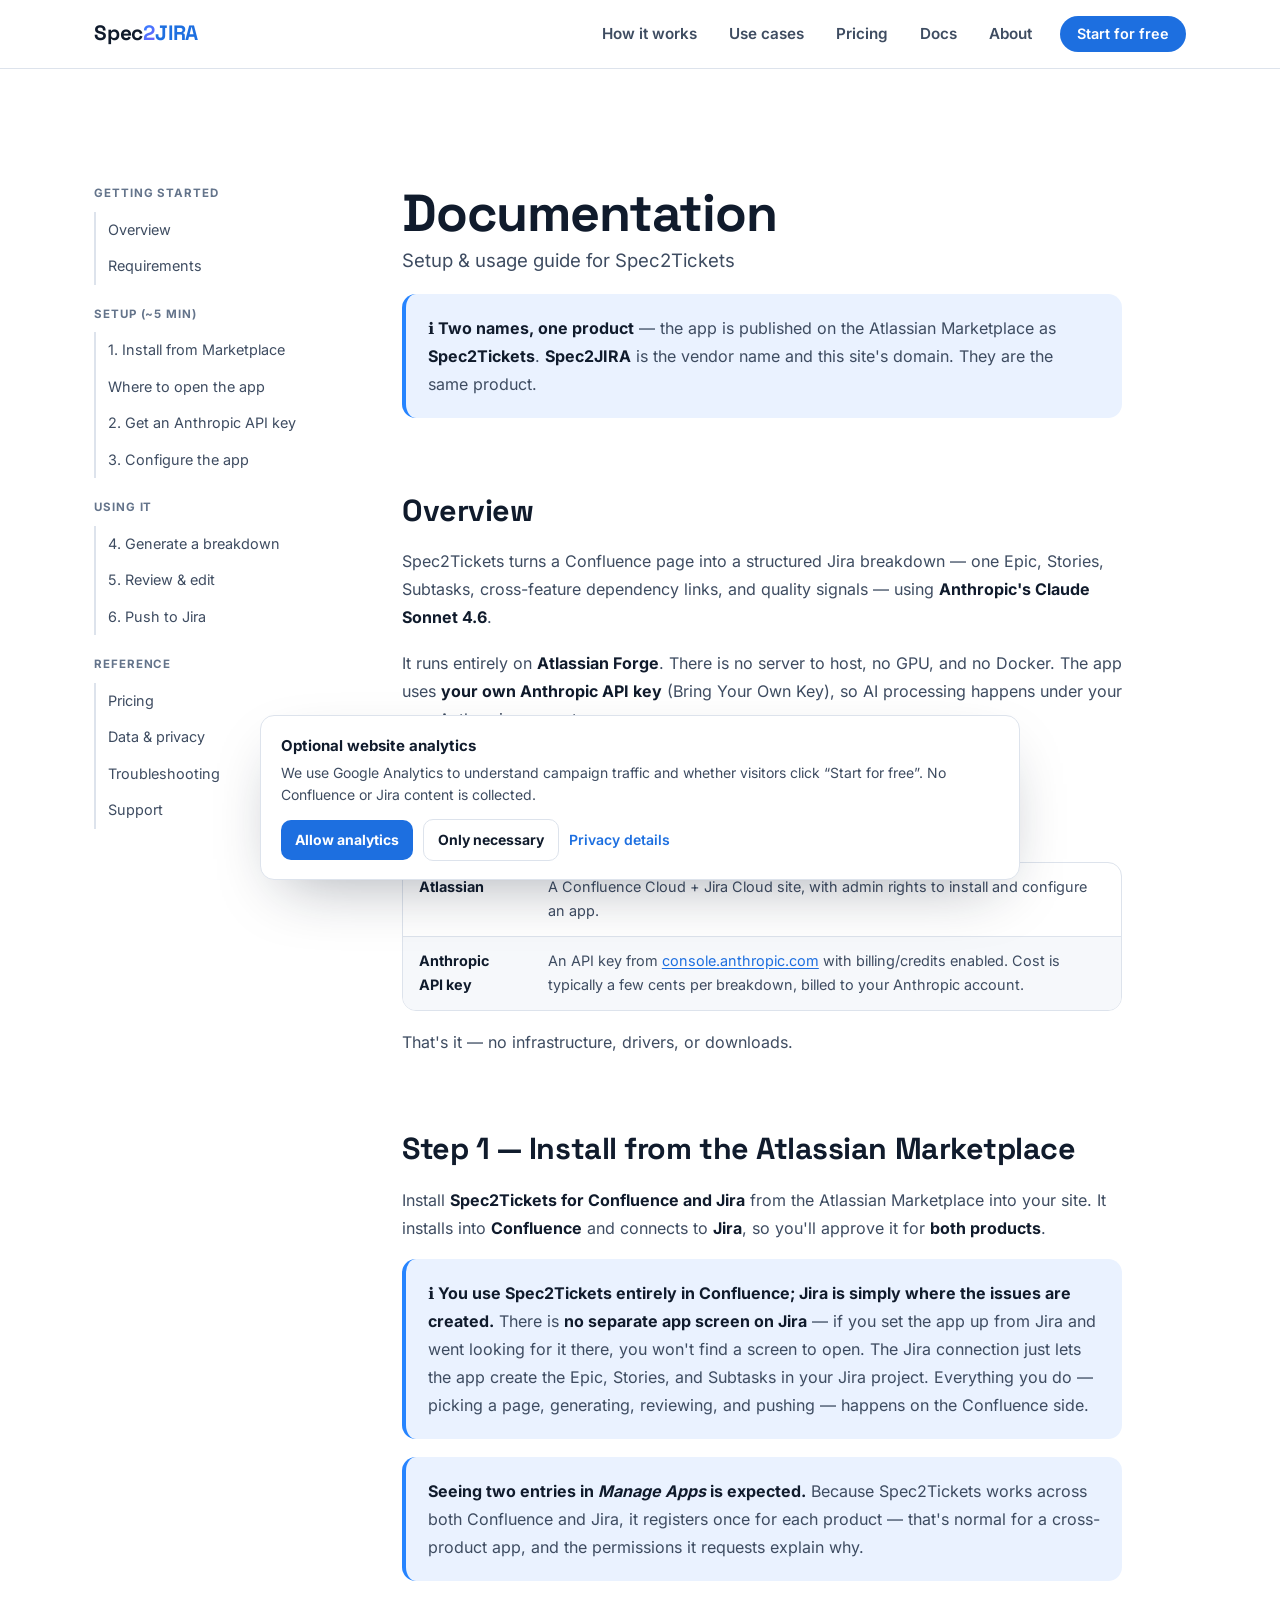
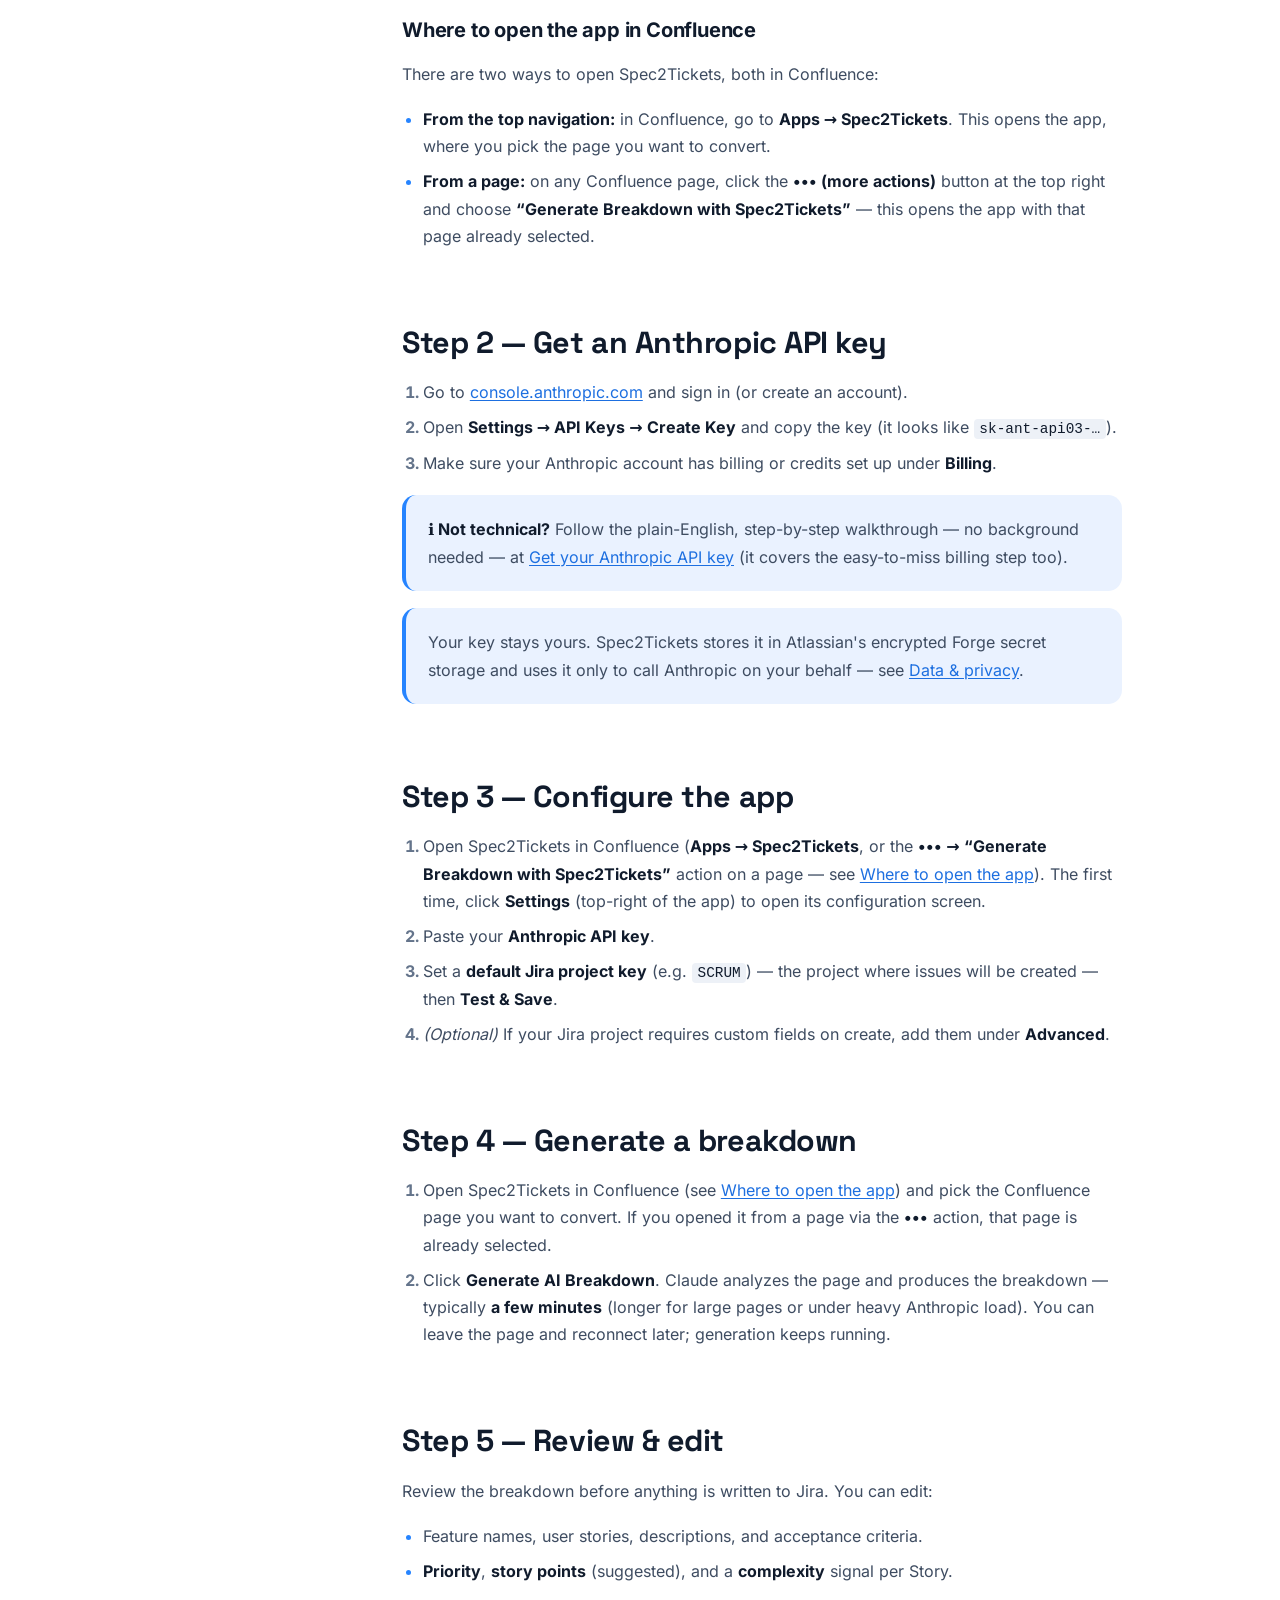
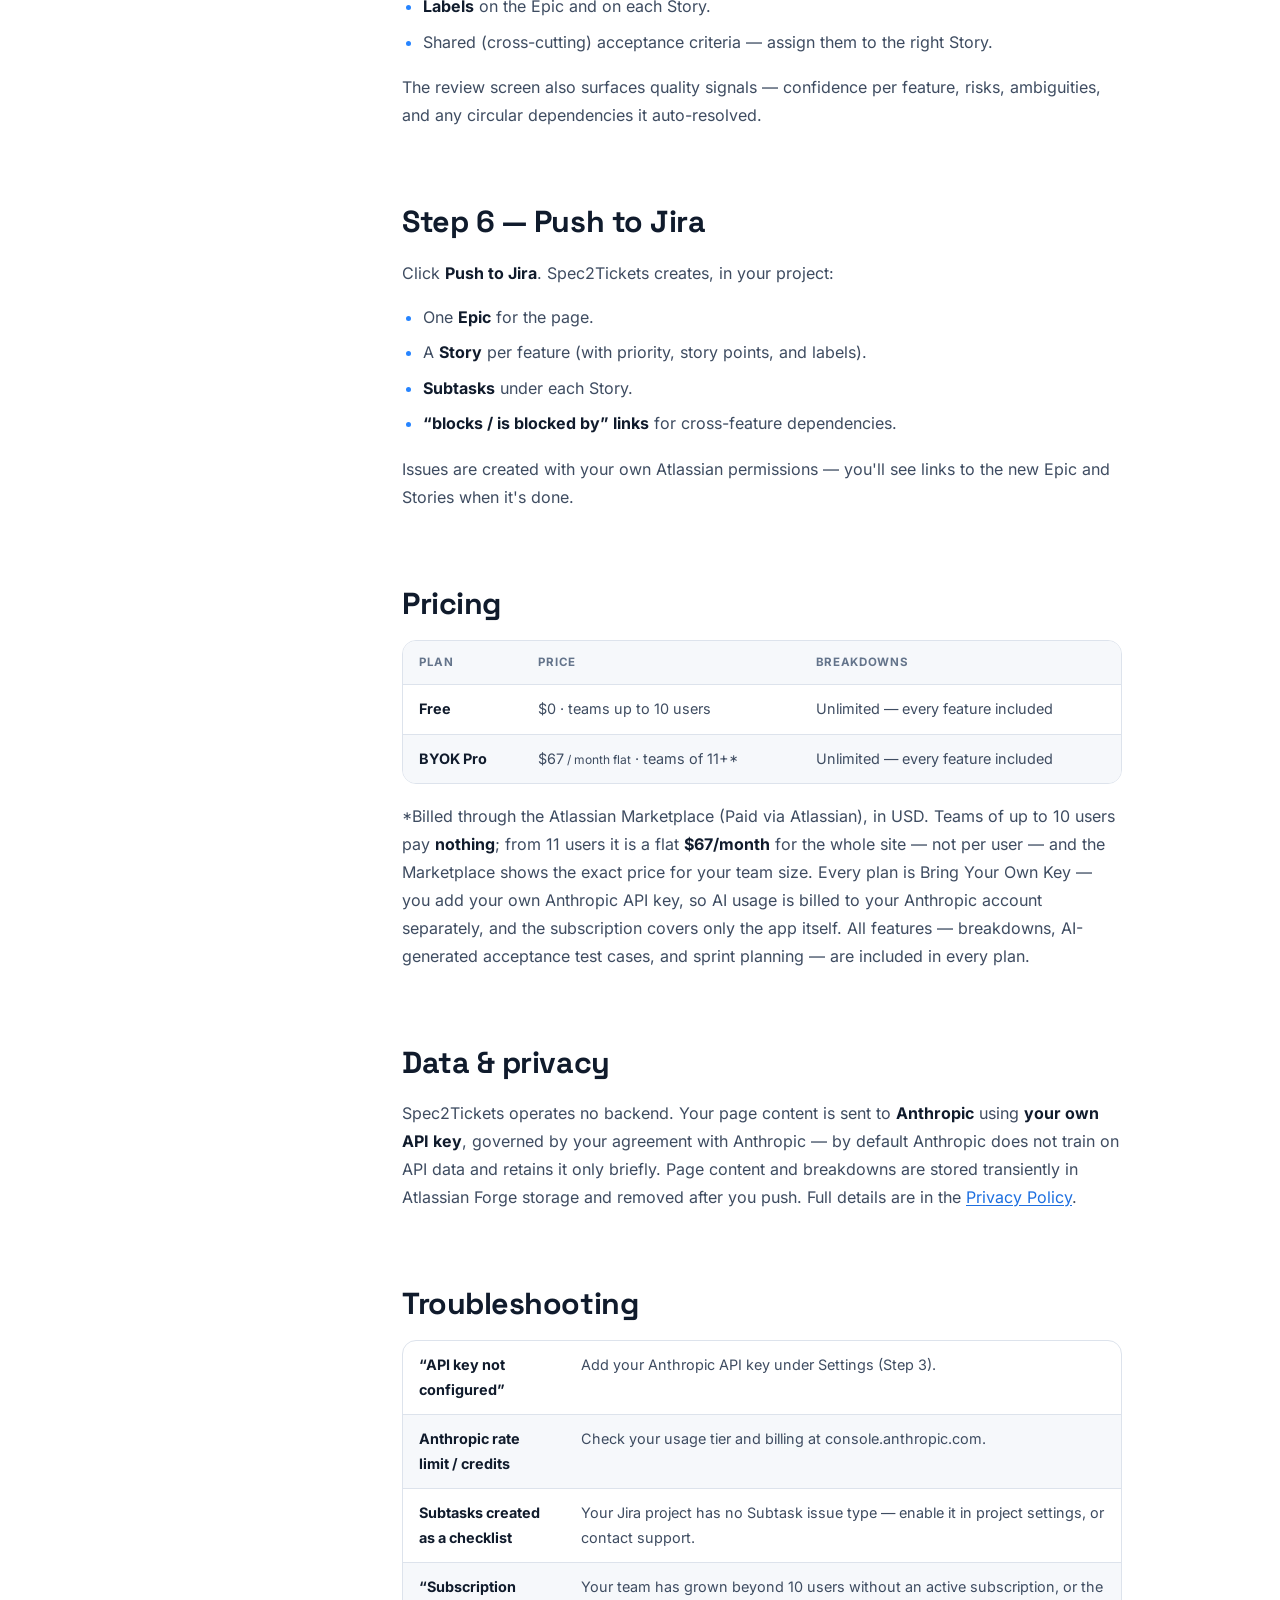
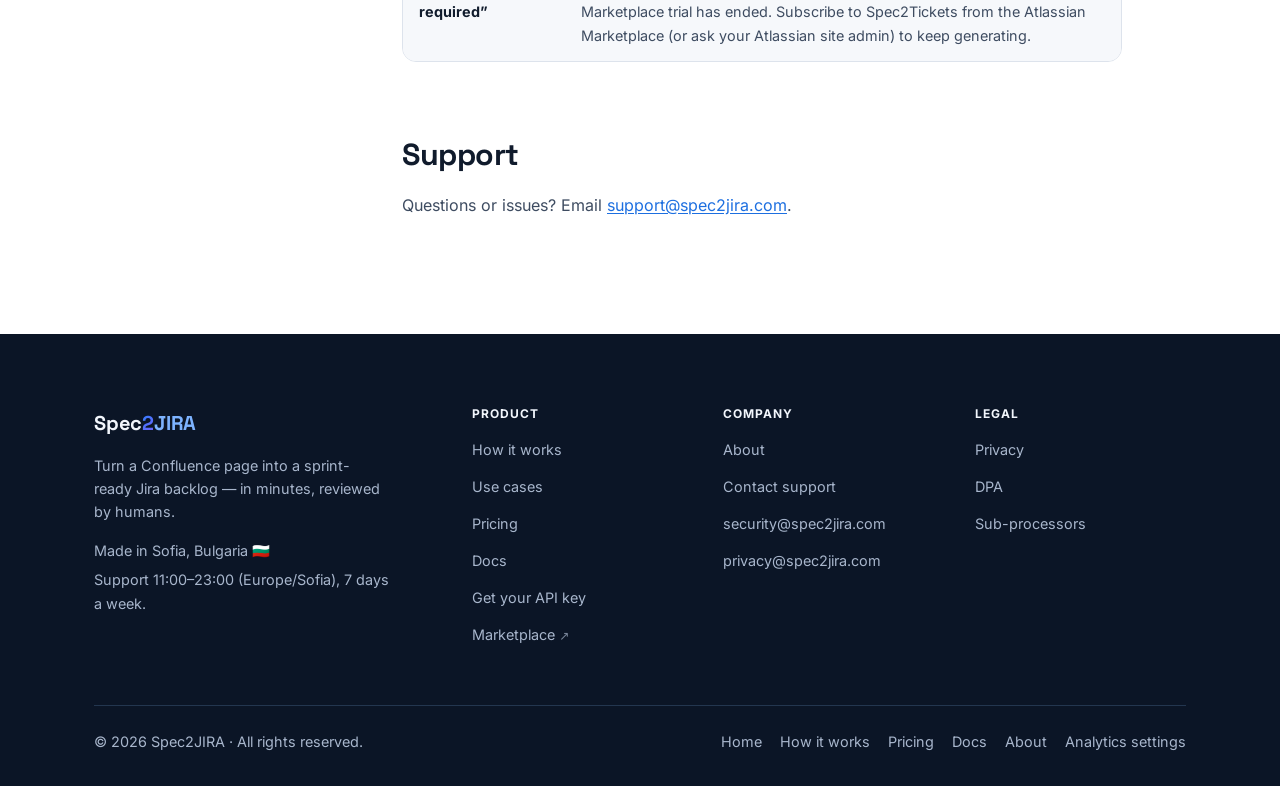
<file: docs/index.html>
<!DOCTYPE html>
<html lang="en">
<head>
<meta charset="UTF-8">
<meta name="viewport" content="width=device-width, initial-scale=1.0">
<title>Documentation — Spec2Tickets for Confluence and Jira</title>
<meta name="description" content="Setup guide for Spec2Tickets (Spec2JIRA): install from the Atlassian Marketplace, add your own Anthropic API key (BYOK), and turn Confluence pages into Jira breakdowns. No servers, no GPU.">
<meta name="theme-color" content="#0B1526">
<link rel="canonical" href="https://spec2jira.com/docs">
<link rel="icon" type="image/svg+xml" href="/favicon.svg">
<link rel="preload" href="/assets/fonts/space-grotesk-var-latin.woff2" as="font" type="font/woff2" crossorigin>
<link rel="preload" href="/assets/fonts/inter-var-latin.woff2" as="font" type="font/woff2" crossorigin>
<link rel="preload" href="/assets/css/site.css" as="style">
<link rel="stylesheet" href="/assets/css/site.css">
<meta property="og:type" content="website">
<meta property="og:site_name" content="Spec2Tickets">
<meta property="og:title" content="Documentation — Spec2Tickets for Confluence and Jira">
<meta property="og:description" content="Setup guide for Spec2Tickets (Spec2JIRA): install from the Atlassian Marketplace, add your own Anthropic API key (BYOK), and turn Confluence pages into Jira breakdowns. No servers, no GPU.">
<meta property="og:url" content="https://spec2jira.com/docs">
<meta property="og:image" content="https://spec2jira.com/og-image.png">
<meta property="og:image:width" content="1200">
<meta property="og:image:height" content="630">
<meta name="twitter:card" content="summary_large_image">
<meta name="twitter:title" content="Documentation — Spec2Tickets for Confluence and Jira">
<meta name="twitter:description" content="Setup guide for Spec2Tickets (Spec2JIRA): install from the Atlassian Marketplace, add your own Anthropic API key (BYOK), and turn Confluence pages into Jira breakdowns. No servers, no GPU.">
<meta name="twitter:image" content="https://spec2jira.com/og-image.png">
<script src="/assets/js/site.js" defer></script>
<style>
  /* Page-scoped (docs) — fills two genuine gaps in the frozen site.css:
     (1) the mobile docs-accordion body has no link styles of its own;
     (2) anchor scroll-offset is defined only on ".docs-content > section",
     but this page uses a single ".prose" flow (so list markers render),
     so the offset is applied to the heading ids instead. ~7 rule-lines. */
  .docs-content h2[id], .docs-content h3[id] { scroll-margin-top: 88px; }
  .docs-accordion nav { padding: 2px 12px 14px; }
  .docs-accordion .group-label { margin: 12px 0 6px; font-size: .72rem; font-weight: 700; letter-spacing: .08em; text-transform: uppercase; color: var(--text-500); }
  .docs-accordion a { display: block; padding: 7px 8px; border-radius: 6px; color: var(--text-700); font-size: var(--fs-small); }
  .docs-accordion a:hover { color: var(--blue-600); background: var(--mist-100); text-decoration: none; }
</style>
</head>
<body>
<a class="skip-link" href="#main">Skip to content</a>

<!-- ==================================================================
     NAV  [component 1] — copied byte-identically to every page
     ================================================================== -->
<header class="site-header">
  <nav class="nav container" aria-label="Primary">
    <a class="nav-logo" href="/" aria-label="Spec2JIRA home">Spec<span class="l2">2</span><span class="ljira">JIRA</span></a>
    <button class="nav-toggle" type="button" aria-expanded="false" aria-controls="nav-menu" aria-label="Toggle menu">
      <span class="nav-toggle-bar"></span>
      <span class="nav-toggle-bar"></span>
      <span class="nav-toggle-bar"></span>
    </button>
    <div class="nav-menu" id="nav-menu">
      <a href="/how-it-works">How it works</a>
      <a href="/#use-cases">Use cases</a>
      <a href="/pricing">Pricing</a>
      <a href="/docs">Docs</a>
      <a href="/about">About</a>
      <a class="btn btn-primary btn-sm" href="https://marketplace.atlassian.com/apps/1475765564/spec2tickets-for-confluence-and-jira" target="_blank" rel="noopener">Start for free</a>
    </div>
  </nav>
</header>

<main id="main">
<section class="section">
  <div class="container">
    <div class="docs-layout">

      <!-- Mobile: sidebar collapses to this accordion under 860px (site.css §C16) -->
      <details class="docs-accordion">
        <summary>On this page <span aria-hidden="true">▾</span></summary>
        <nav aria-label="Documentation menu">
          <div class="group-label">Getting Started</div>
          <a href="#overview">Overview</a>
          <a href="#requirements">Requirements</a>
          <div class="group-label">Setup (~5 min)</div>
          <a href="#step-1">1. Install from Marketplace</a>
          <a href="#where">Where to open the app</a>
          <a href="#step-2">2. Get an Anthropic API key</a>
          <a href="#step-3">3. Configure the app</a>
          <div class="group-label">Using it</div>
          <a href="#generate">4. Generate a breakdown</a>
          <a href="#review">5. Review &amp; edit</a>
          <a href="#push">6. Push to Jira</a>
          <div class="group-label">Reference</div>
          <a href="#pricing">Pricing</a>
          <a href="#data">Data &amp; privacy</a>
          <a href="#troubleshooting">Troubleshooting</a>
          <a href="#support">Support</a>
        </nav>
      </details>

      <!-- Desktop: sticky sidebar -->
      <nav class="docs-sidebar" aria-label="Documentation">
        <div class="group-label">Getting Started</div>
        <a href="#overview">Overview</a>
        <a href="#requirements">Requirements</a>
        <div class="group-label">Setup (~5 min)</div>
        <a href="#step-1">1. Install from Marketplace</a>
        <a href="#where">Where to open the app</a>
        <a href="#step-2">2. Get an Anthropic API key</a>
        <a href="#step-3">3. Configure the app</a>
        <div class="group-label">Using it</div>
        <a href="#generate">4. Generate a breakdown</a>
        <a href="#review">5. Review &amp; edit</a>
        <a href="#push">6. Push to Jira</a>
        <div class="group-label">Reference</div>
        <a href="#pricing">Pricing</a>
        <a href="#data">Data &amp; privacy</a>
        <a href="#troubleshooting">Troubleshooting</a>
        <a href="#support">Support</a>
      </nav>

      <!-- Content -->
      <div class="docs-content prose">
        <header>
          <h1>Documentation</h1>
          <p class="lead">Setup &amp; usage guide for Spec2Tickets</p>
        </header>

        <div class="callout">
          <p><strong><span aria-hidden="true">ℹ</span> Two names, one product</strong> — the app is published on the Atlassian Marketplace as <strong>Spec2Tickets</strong>. <strong>Spec2JIRA</strong> is the vendor name and this site's domain. They are the same product.</p>
        </div>

        <h2 id="overview">Overview</h2>
        <p>Spec2Tickets turns a Confluence page into a structured Jira breakdown — one Epic, Stories, Subtasks, cross-feature dependency links, and quality signals — using <strong>Anthropic's Claude Sonnet 4.6</strong>.</p>
        <p>It runs entirely on <strong>Atlassian Forge</strong>. There is no server to host, no GPU, and no Docker. The app uses <strong>your own Anthropic API key</strong> (Bring Your Own Key), so AI processing happens under your own Anthropic account.</p>

        <h2 id="requirements">Requirements</h2>
        <div class="table-wrap">
          <table class="table">
            <tbody>
              <tr><td><strong>Atlassian</strong></td><td>A Confluence Cloud + Jira Cloud site, with admin rights to install and configure an app.</td></tr>
              <tr><td><strong>Anthropic API key</strong></td><td>An API key from <a href="https://console.anthropic.com" target="_blank" rel="noopener">console.anthropic.com</a> with billing/credits enabled. Cost is typically a few cents per breakdown, billed to your Anthropic account.</td></tr>
            </tbody>
          </table>
        </div>
        <p>That's it — no infrastructure, drivers, or downloads.</p>

        <h2 id="step-1">Step 1 — Install from the Atlassian Marketplace</h2>
        <p>Install <strong>Spec2Tickets for Confluence and Jira</strong> from the Atlassian Marketplace into your site. It installs into <strong>Confluence</strong> and connects to <strong>Jira</strong>, so you'll approve it for <strong>both products</strong>.</p>
        <div class="callout">
          <p><strong><span aria-hidden="true">ℹ</span> You use Spec2Tickets entirely in Confluence; Jira is simply where the issues are created.</strong> There is <strong>no separate app screen on Jira</strong> — if you set the app up from Jira and went looking for it there, you won't find a screen to open. The Jira connection just lets the app create the Epic, Stories, and Subtasks in your Jira project. Everything you do — picking a page, generating, reviewing, and pushing — happens on the Confluence side.</p>
        </div>
        <div class="callout">
          <p><strong>Seeing two entries in <em>Manage Apps</em> is expected.</strong> Because Spec2Tickets works across both Confluence and Jira, it registers once for each product — that's normal for a cross-product app, and the permissions it requests explain why.</p>
        </div>

        <h3 id="where">Where to open the app in Confluence</h3>
        <p>There are two ways to open Spec2Tickets, both in Confluence:</p>
        <ul>
          <li><strong>From the top navigation:</strong> in Confluence, go to <strong>Apps → Spec2Tickets</strong>. This opens the app, where you pick the page you want to convert.</li>
          <li><strong>From a page:</strong> on any Confluence page, click the <strong>••• (more actions)</strong> button at the top right and choose <strong>“Generate Breakdown with Spec2Tickets”</strong> — this opens the app with that page already selected.</li>
        </ul>

        <h2 id="step-2">Step 2 — Get an Anthropic API key</h2>
        <ol>
          <li>Go to <a href="https://console.anthropic.com" target="_blank" rel="noopener">console.anthropic.com</a> and sign in (or create an account).</li>
          <li>Open <strong>Settings → API Keys → Create Key</strong> and copy the key (it looks like <code>sk-ant-api03-…</code>).</li>
          <li>Make sure your Anthropic account has billing or credits set up under <strong>Billing</strong>.</li>
        </ol>
        <div class="callout">
          <p><strong><span aria-hidden="true">ℹ</span> Not technical?</strong> Follow the plain-English, step-by-step walkthrough — no background needed — at <a href="/get-api-key">Get your Anthropic API key</a> (it covers the easy-to-miss billing step too).</p>
        </div>
        <div class="callout">
          <p>Your key stays yours. Spec2Tickets stores it in Atlassian's encrypted Forge secret storage and uses it only to call Anthropic on your behalf — see <a href="#data">Data &amp; privacy</a>.</p>
        </div>

        <h2 id="step-3">Step 3 — Configure the app</h2>
        <ol>
          <li>Open Spec2Tickets in Confluence (<strong>Apps → Spec2Tickets</strong>, or the <strong>••• → “Generate Breakdown with Spec2Tickets”</strong> action on a page — see <a href="#where">Where to open the app</a>). The first time, click <strong>Settings</strong> (top-right of the app) to open its configuration screen.</li>
          <li>Paste your <strong>Anthropic API key</strong>.</li>
          <li>Set a <strong>default Jira project key</strong> (e.g. <code>SCRUM</code>) — the project where issues will be created — then <strong>Test &amp; Save</strong>.</li>
          <li><em>(Optional)</em> If your Jira project requires custom fields on create, add them under <strong>Advanced</strong>.</li>
        </ol>

        <h2 id="generate">Step 4 — Generate a breakdown</h2>
        <ol>
          <li>Open Spec2Tickets in Confluence (see <a href="#where">Where to open the app</a>) and pick the Confluence page you want to convert. If you opened it from a page via the <strong>•••</strong> action, that page is already selected.</li>
          <li>Click <strong>Generate AI Breakdown</strong>. Claude analyzes the page and produces the breakdown — typically <strong>a few minutes</strong> (longer for large pages or under heavy Anthropic load). You can leave the page and reconnect later; generation keeps running.</li>
        </ol>

        <h2 id="review">Step 5 — Review &amp; edit</h2>
        <p>Review the breakdown before anything is written to Jira. You can edit:</p>
        <ul>
          <li>Feature names, user stories, descriptions, and acceptance criteria.</li>
          <li><strong>Priority</strong>, <strong>story points</strong> (suggested), and a <strong>complexity</strong> signal per Story.</li>
          <li><strong>Labels</strong> on the Epic and on each Story.</li>
          <li>Shared (cross-cutting) acceptance criteria — assign them to the right Story.</li>
        </ul>
        <p>The review screen also surfaces quality signals — confidence per feature, risks, ambiguities, and any circular dependencies it auto-resolved.</p>

        <h2 id="push">Step 6 — Push to Jira</h2>
        <p>Click <strong>Push to Jira</strong>. Spec2Tickets creates, in your project:</p>
        <ul>
          <li>One <strong>Epic</strong> for the page.</li>
          <li>A <strong>Story</strong> per feature (with priority, story points, and labels).</li>
          <li><strong>Subtasks</strong> under each Story.</li>
          <li><strong>“blocks / is blocked by” links</strong> for cross-feature dependencies.</li>
        </ul>
        <p>Issues are created with your own Atlassian permissions — you'll see links to the new Epic and Stories when it's done.</p>

        <h2 id="pricing">Pricing</h2>
        <div class="table-wrap">
          <table class="table">
            <thead>
              <tr><th scope="col">Plan</th><th scope="col">Price</th><th scope="col">Breakdowns</th></tr>
            </thead>
            <tbody>
              <tr><td><strong>Free</strong></td><td>$0 &middot; teams up to 10 users</td><td>Unlimited — every feature included</td></tr>
              <tr><td><strong>BYOK Pro</strong></td><td>$67<small> / month flat</small> &middot; teams of 11+*</td><td>Unlimited — every feature included</td></tr>
            </tbody>
          </table>
        </div>
        <p>*Billed through the Atlassian Marketplace (Paid via Atlassian), in USD. Teams of up to 10 users pay <strong>nothing</strong>; from 11 users it is a flat <strong>$67/month</strong> for the whole site — not per user — and the Marketplace shows the exact price for your team size. Every plan is Bring Your Own Key — you add your own Anthropic API key, so AI usage is billed to your Anthropic account separately, and the subscription covers only the app itself. All features — breakdowns, AI-generated acceptance test cases, and sprint planning — are included in every plan.</p>

        <h2 id="data">Data &amp; privacy</h2>
        <p>Spec2Tickets operates no backend. Your page content is sent to <strong>Anthropic</strong> using <strong>your own API key</strong>, governed by your agreement with Anthropic — by default Anthropic does not train on API data and retains it only briefly. Page content and breakdowns are stored transiently in Atlassian Forge storage and removed after you push. Full details are in the <a href="/privacy">Privacy Policy</a>.</p>

        <h2 id="troubleshooting">Troubleshooting</h2>
        <div class="table-wrap">
          <table class="table">
            <tbody>
              <tr><td><strong>“API key not configured”</strong></td><td>Add your Anthropic API key under Settings (Step 3).</td></tr>
              <tr><td><strong>Anthropic rate limit / credits</strong></td><td>Check your usage tier and billing at console.anthropic.com.</td></tr>
              <tr><td><strong>Subtasks created as a checklist</strong></td><td>Your Jira project has no Subtask issue type — enable it in project settings, or contact support.</td></tr>
              <tr><td><strong>“Subscription required”</strong></td><td>Your team has grown beyond 10 users without an active subscription, or the Marketplace trial has ended. Subscribe to Spec2Tickets from the Atlassian Marketplace (or ask your Atlassian site admin) to keep generating.</td></tr>
            </tbody>
          </table>
        </div>

        <h2 id="support">Support</h2>
        <p>Questions or issues? Email <a href="mailto:support@spec2jira.com">support@spec2jira.com</a>.</p>

      </div>
    </div>
  </div>
</section>
</main>

<!-- ==================================================================
     FOOTER  [component 21] — copied byte-identically to every page
     ================================================================== -->
<footer class="site-footer">
  <div class="container">
    <div class="footer-grid">
      <div class="footer-brand">
        <a class="nav-logo" href="/" aria-label="Spec2JIRA home">Spec<span class="l2">2</span><span class="ljira">JIRA</span></a>
        <p class="footer-tagline">Turn a Confluence page into a sprint-ready Jira backlog — in minutes, reviewed by humans.</p>
        <p class="footer-meta">
          Made in Sofia, Bulgaria 🇧🇬
          <span>Support 11:00–23:00 (Europe/Sofia), 7 days a week.</span>
        </p>
      </div>
      <div class="footer-col">
        <h3>Product</h3>
        <ul>
          <li><a href="/how-it-works">How it works</a></li>
          <li><a href="/#use-cases">Use cases</a></li>
          <li><a href="/pricing">Pricing</a></li>
          <li><a href="/docs">Docs</a></li>
          <li><a href="/get-api-key">Get your API key</a></li>
          <li><a href="https://marketplace.atlassian.com/apps/1475765564/spec2tickets-for-confluence-and-jira" target="_blank" rel="noopener">Marketplace <span class="ext" aria-hidden="true">↗</span></a></li>
        </ul>
      </div>
      <div class="footer-col">
        <h3>Company</h3>
        <ul>
          <li><a href="/about">About</a></li>
          <li><a href="mailto:support@spec2jira.com">Contact support</a></li>
          <li><a href="mailto:security@spec2jira.com">security@spec2jira.com</a></li>
          <li><a href="mailto:privacy@spec2jira.com">privacy@spec2jira.com</a></li>
        </ul>
      </div>
      <div class="footer-col">
        <h3>Legal</h3>
        <ul>
          <li><a href="/privacy">Privacy</a></li>
          <li><a href="/dpa">DPA</a></li>
          <li><a href="/subprocessors">Sub-processors</a></li>
        </ul>
      </div>
    </div>
    <div class="footer-bottom">
      <span>&copy; <span id="year">2026</span> Spec2JIRA &middot; All rights reserved.</span>
      <nav aria-label="Footer">
        <a href="/">Home</a>
        <a href="/how-it-works">How it works</a>
        <a href="/pricing">Pricing</a>
        <a href="/docs">Docs</a>
        <a href="/about">About</a>
      </nav>
    </div>
  </div>
</footer>

</body>
</html>
</file>
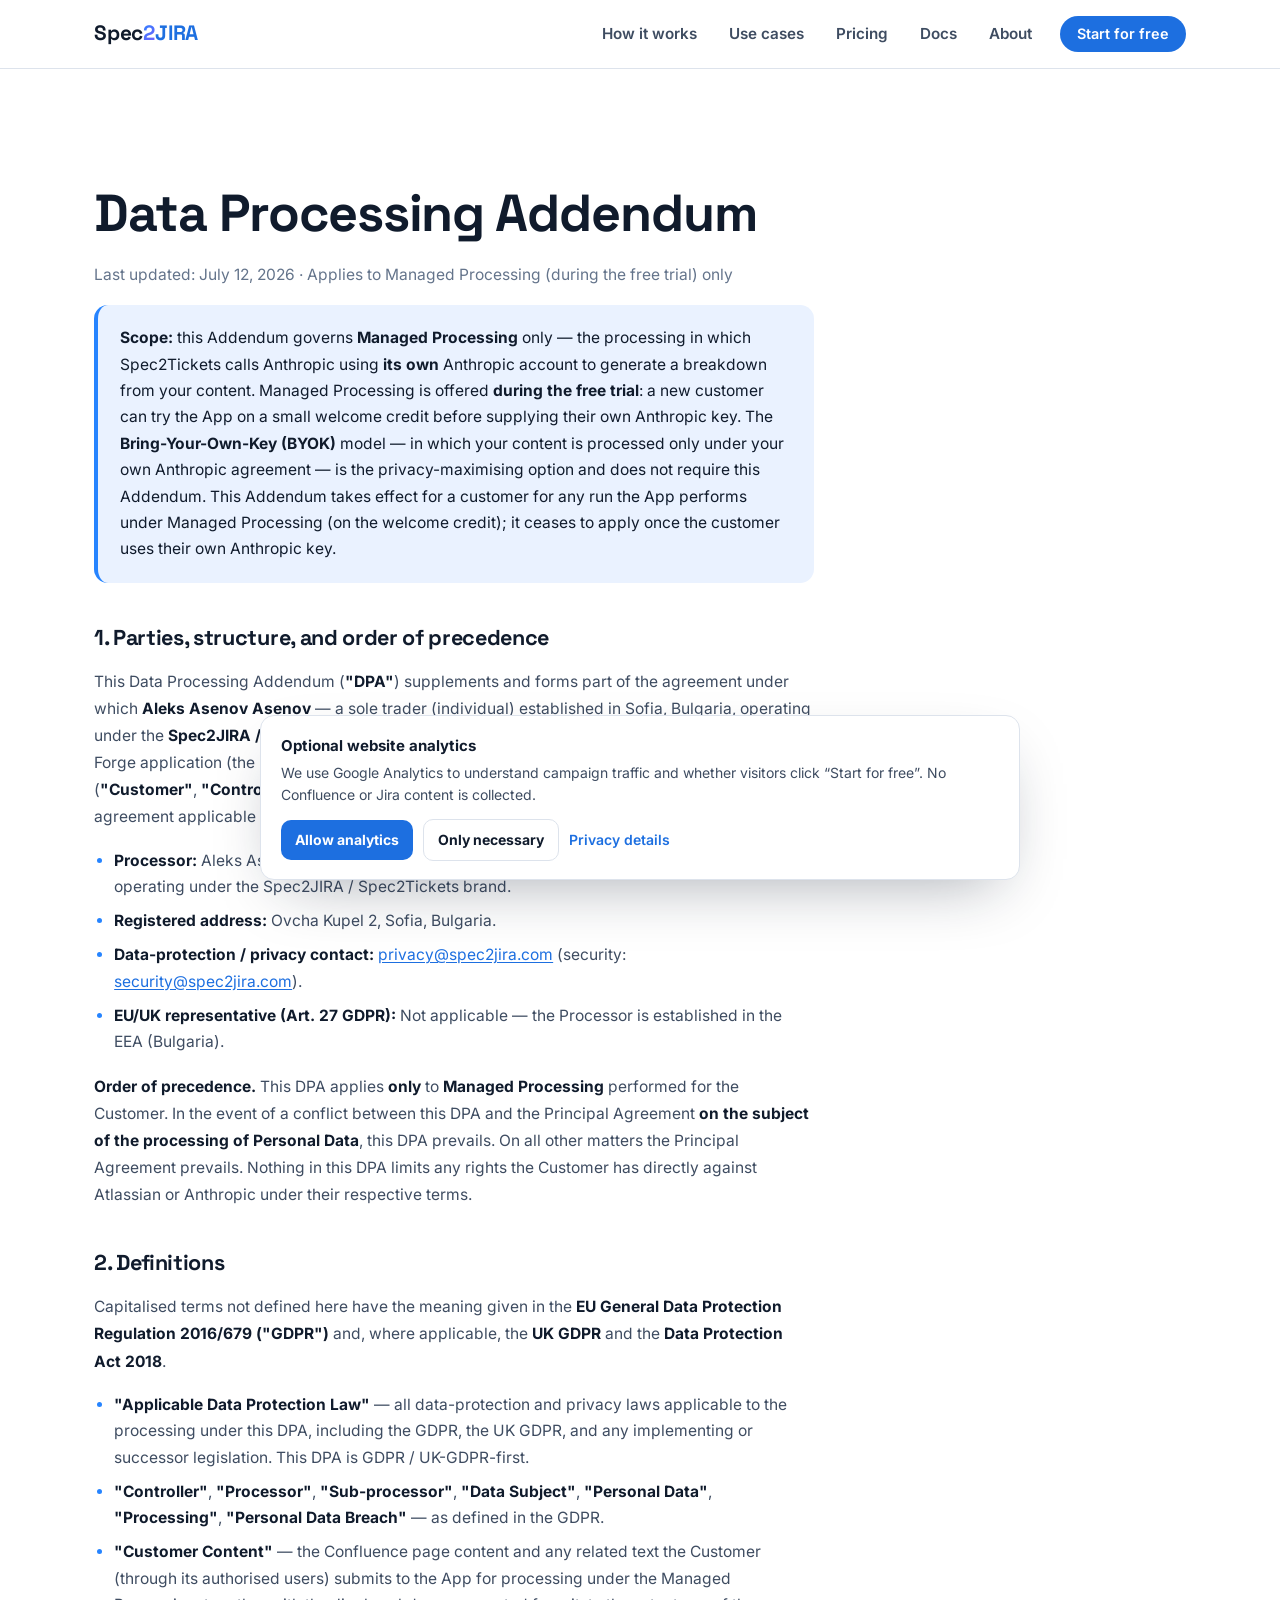
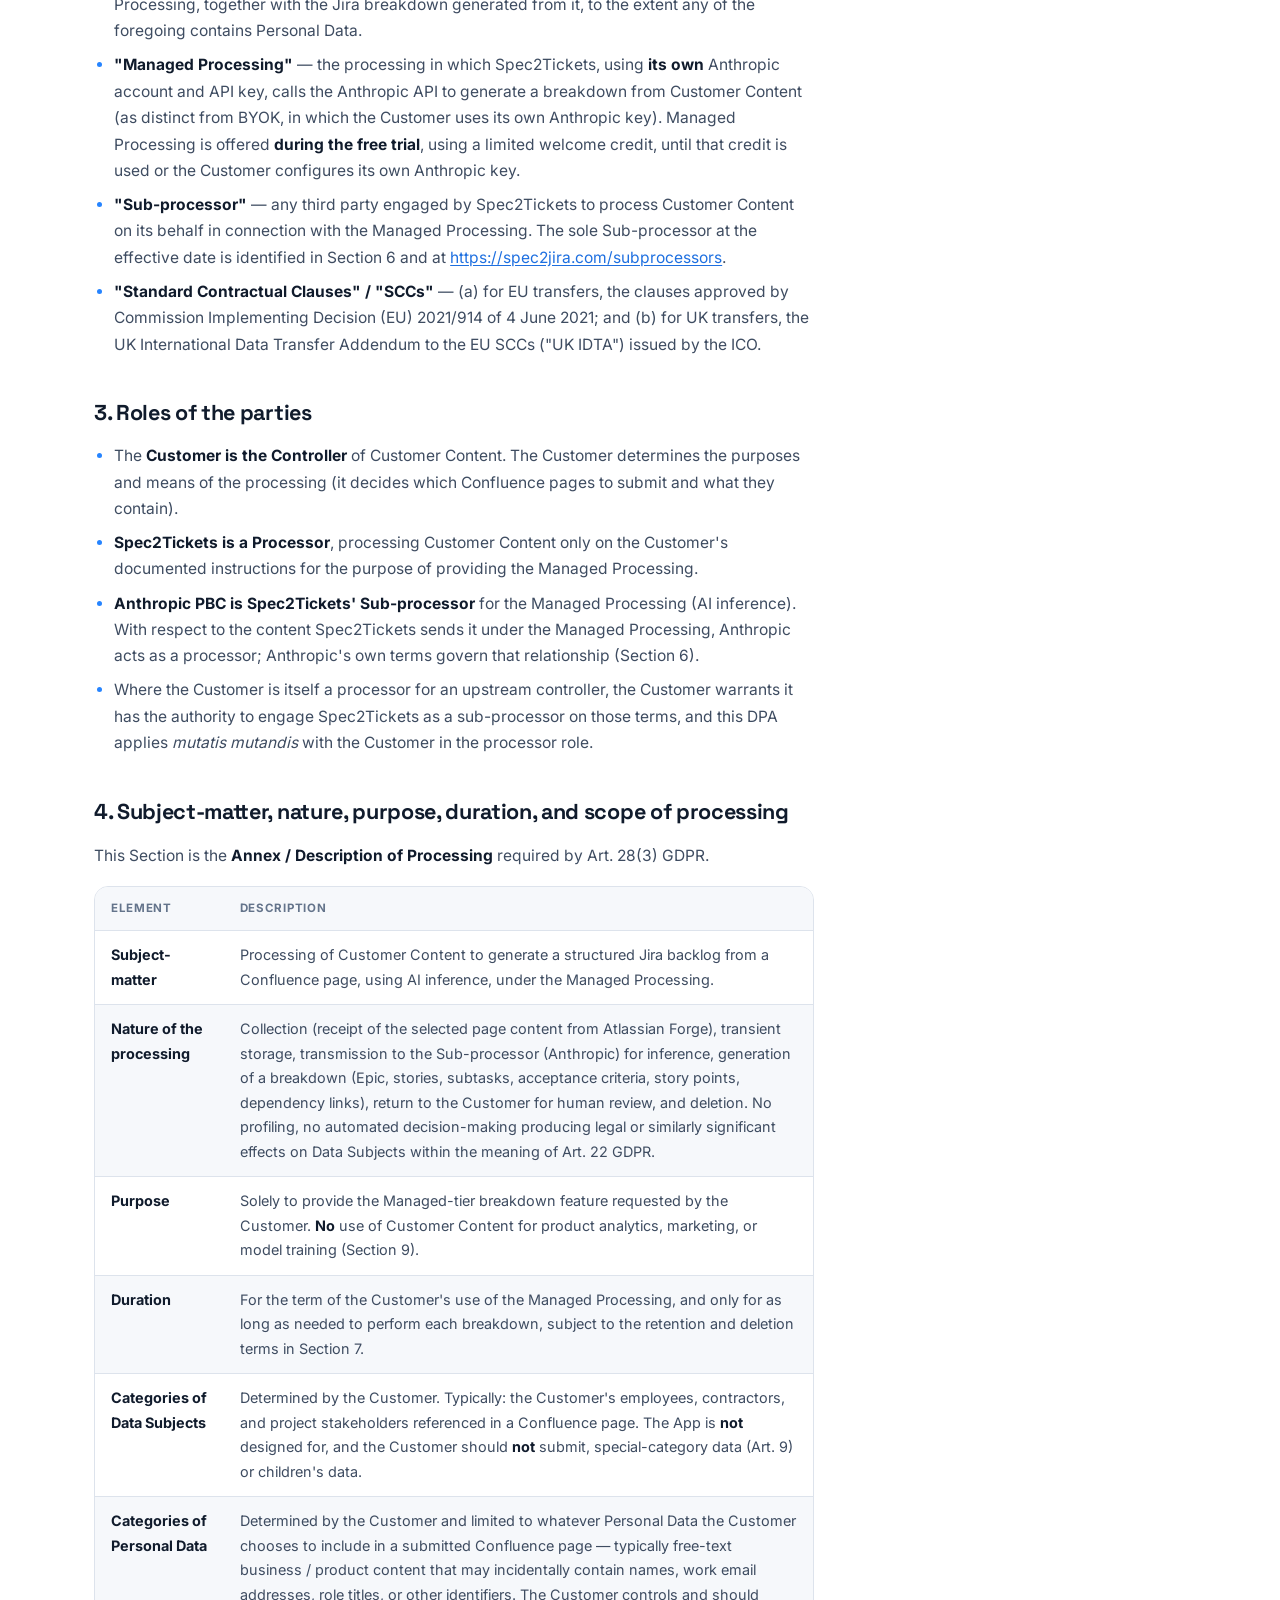
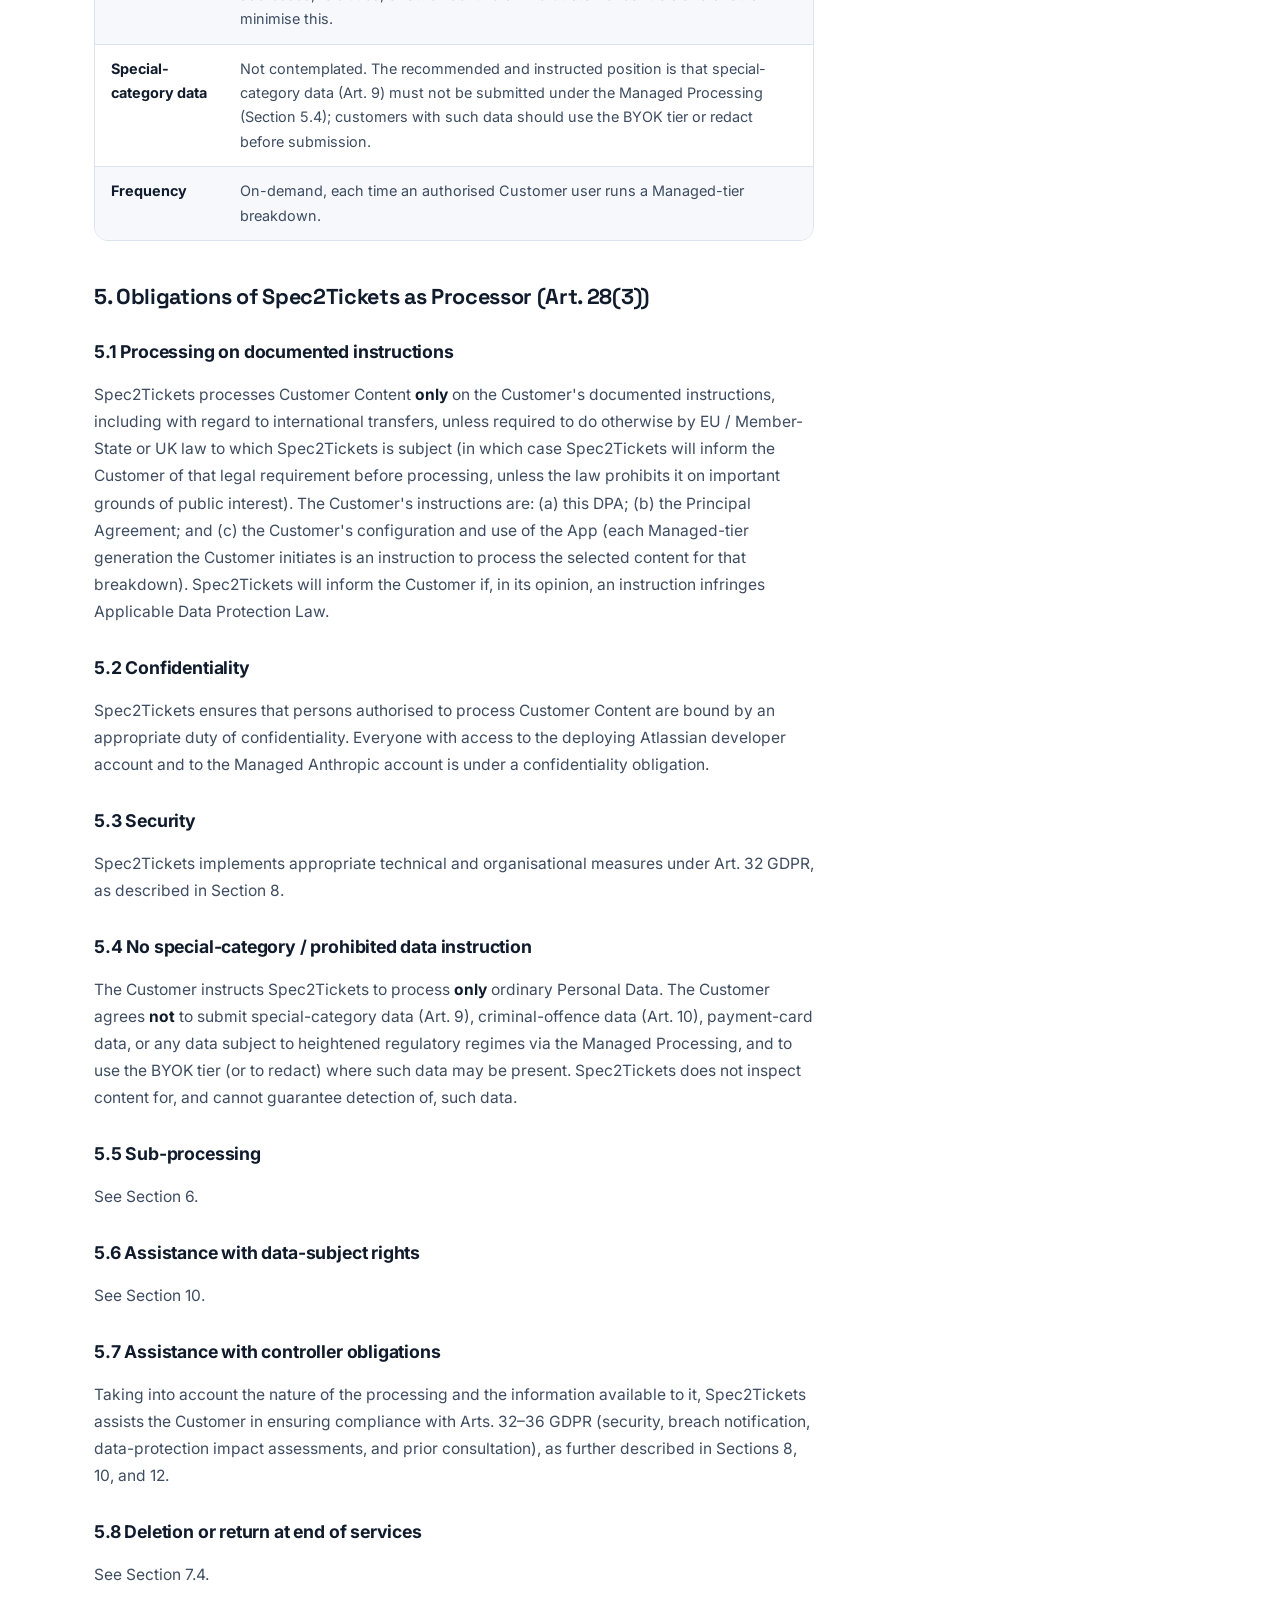
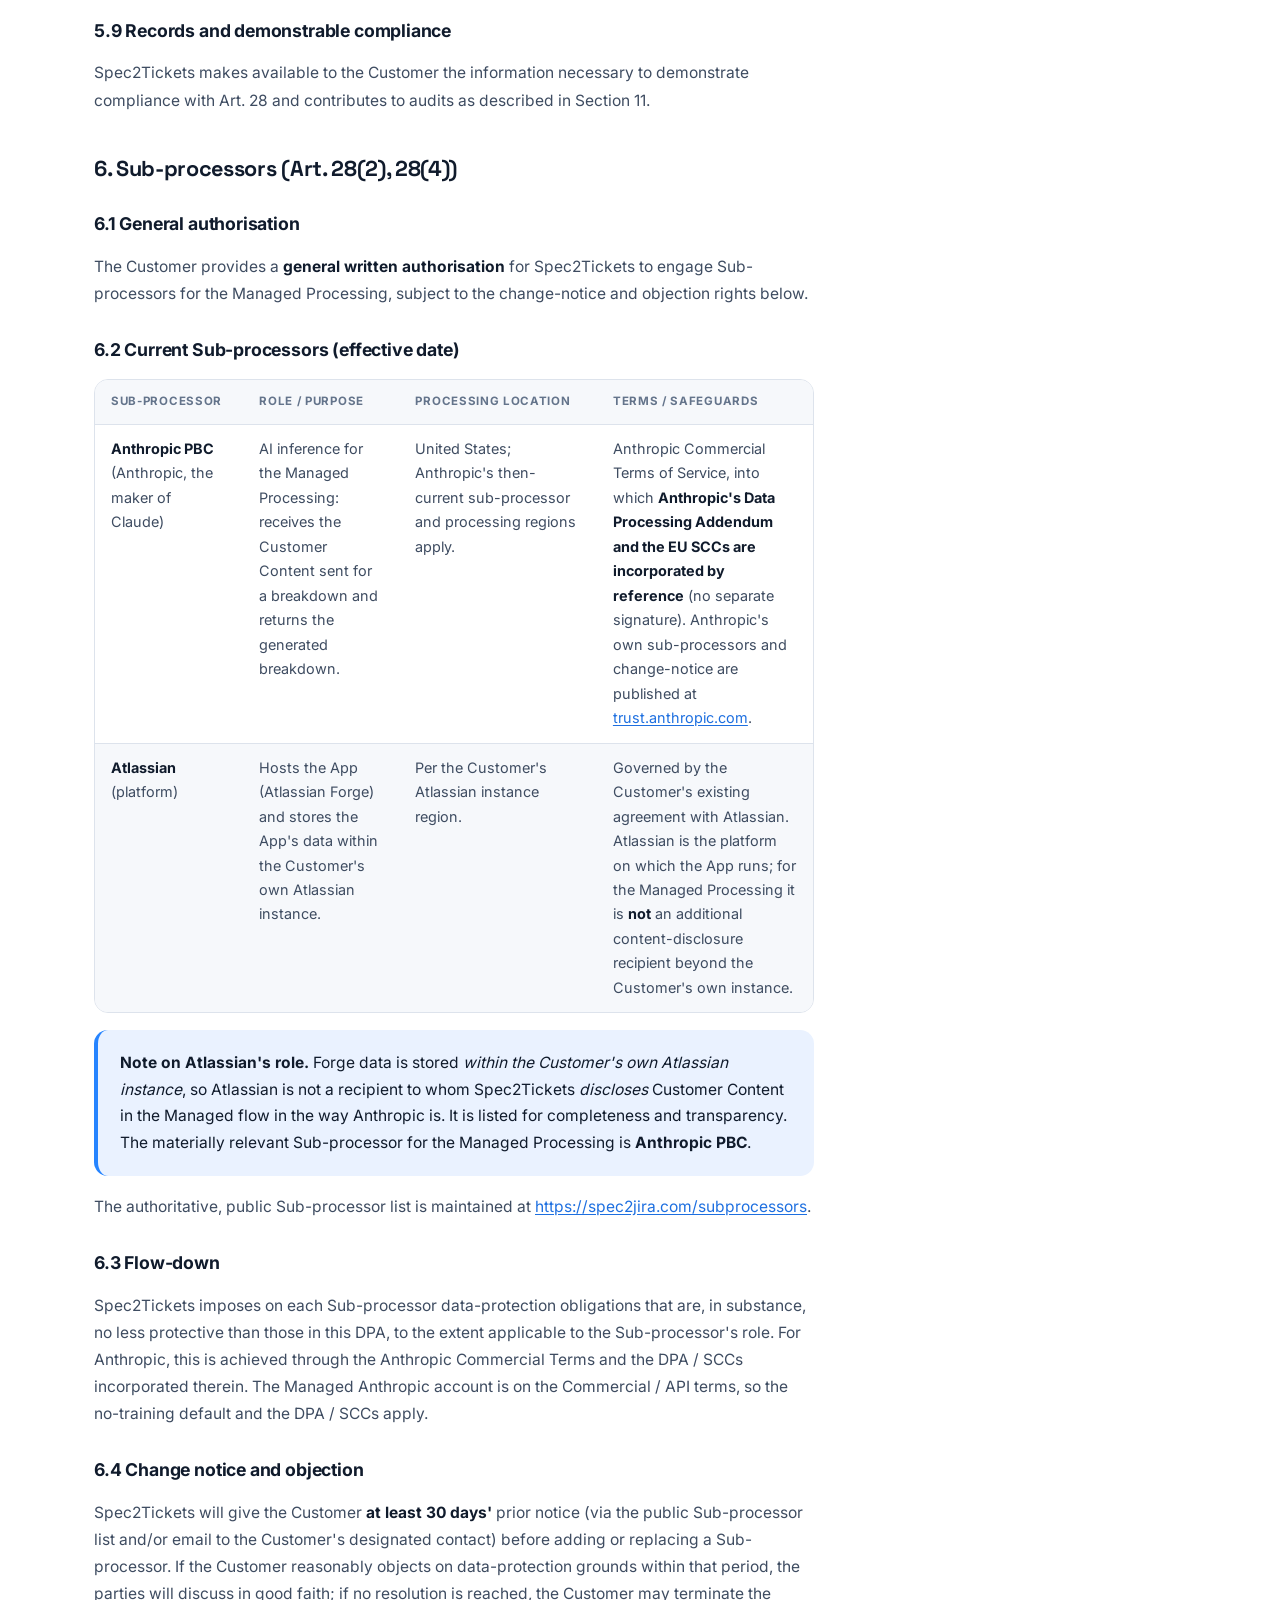
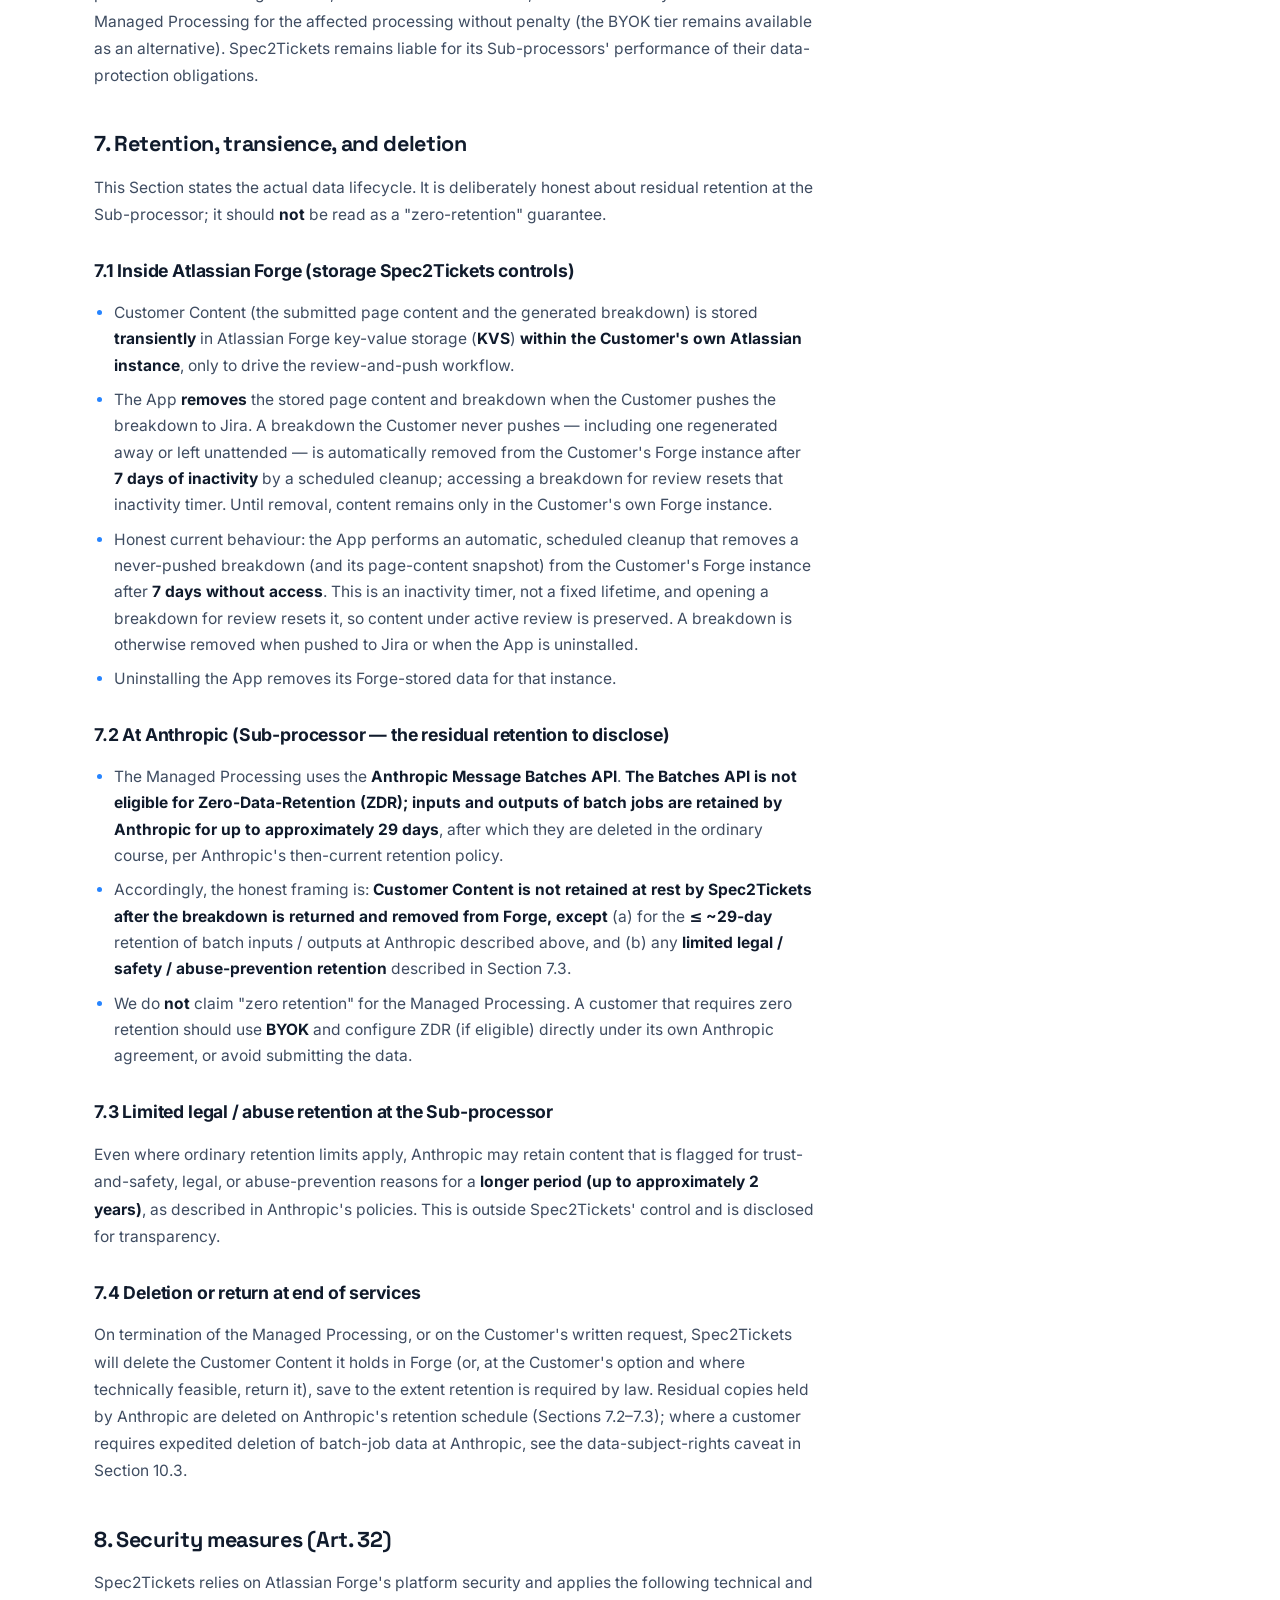
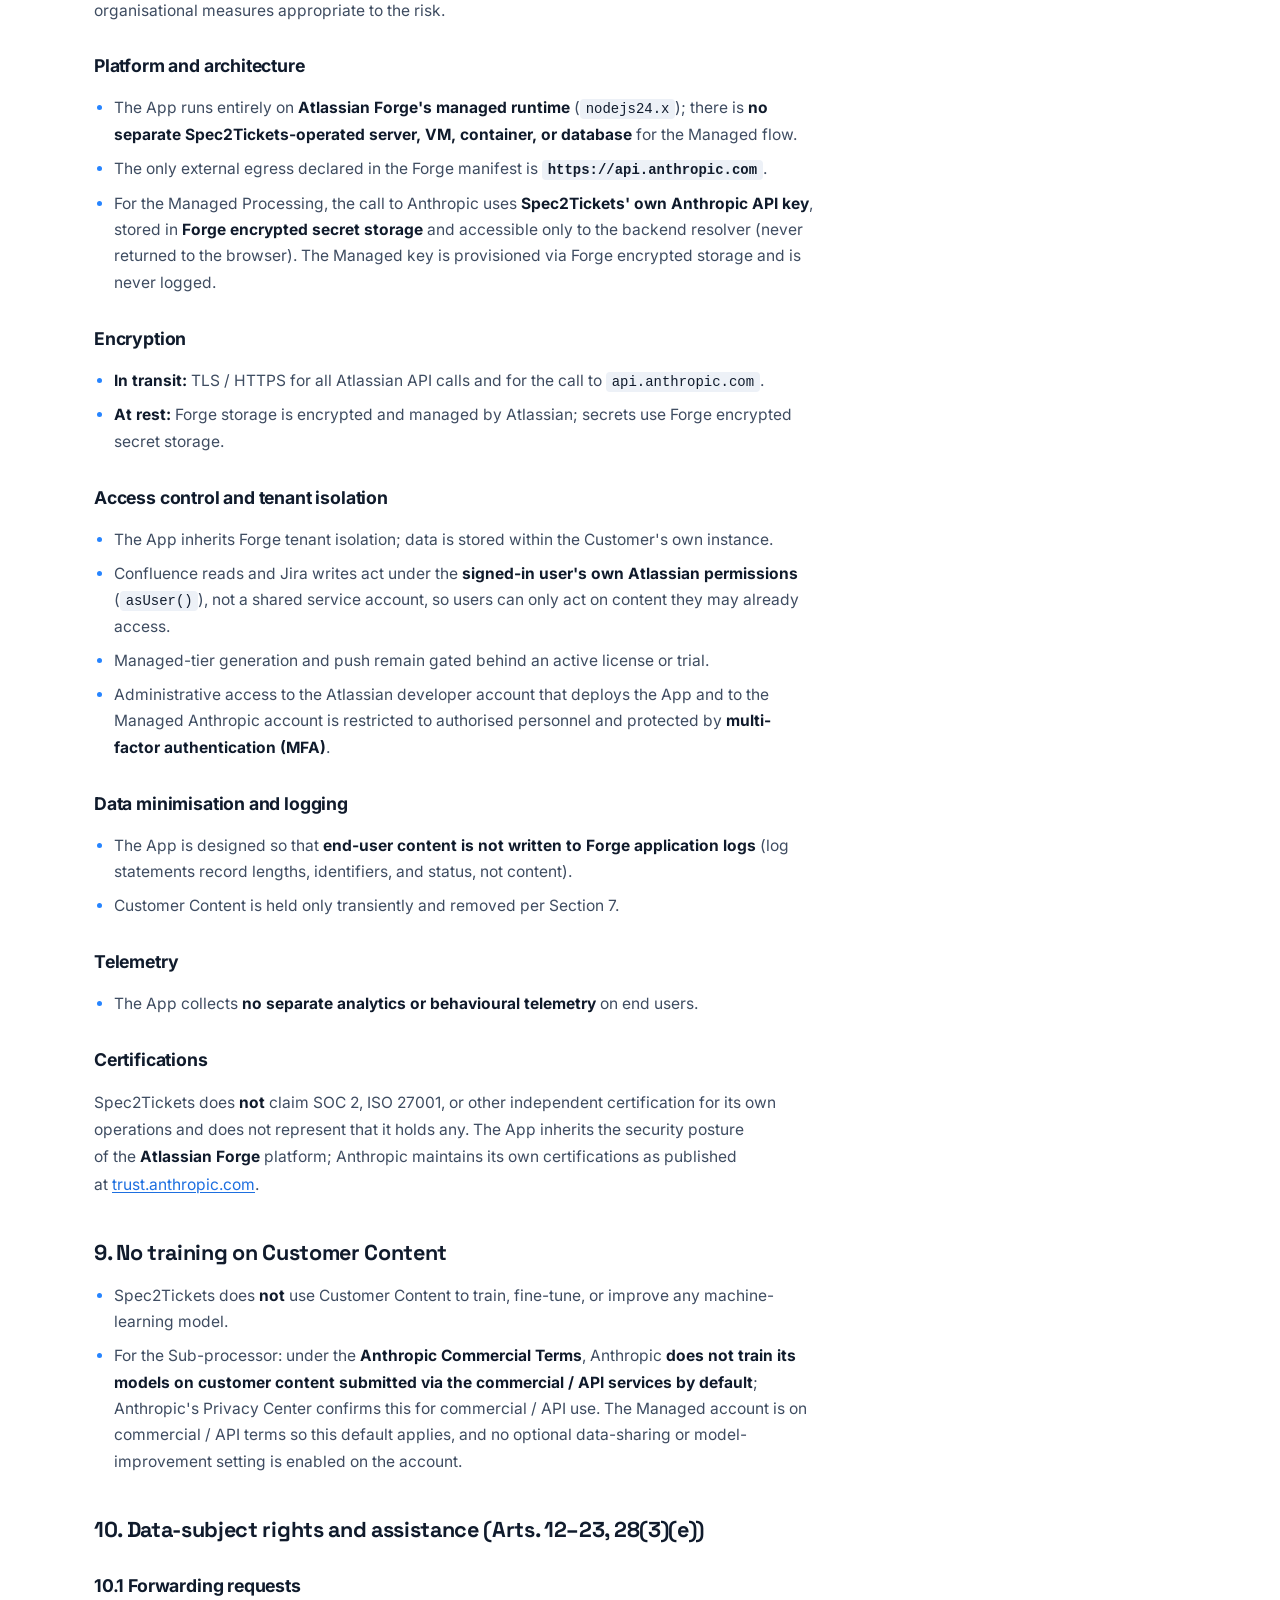
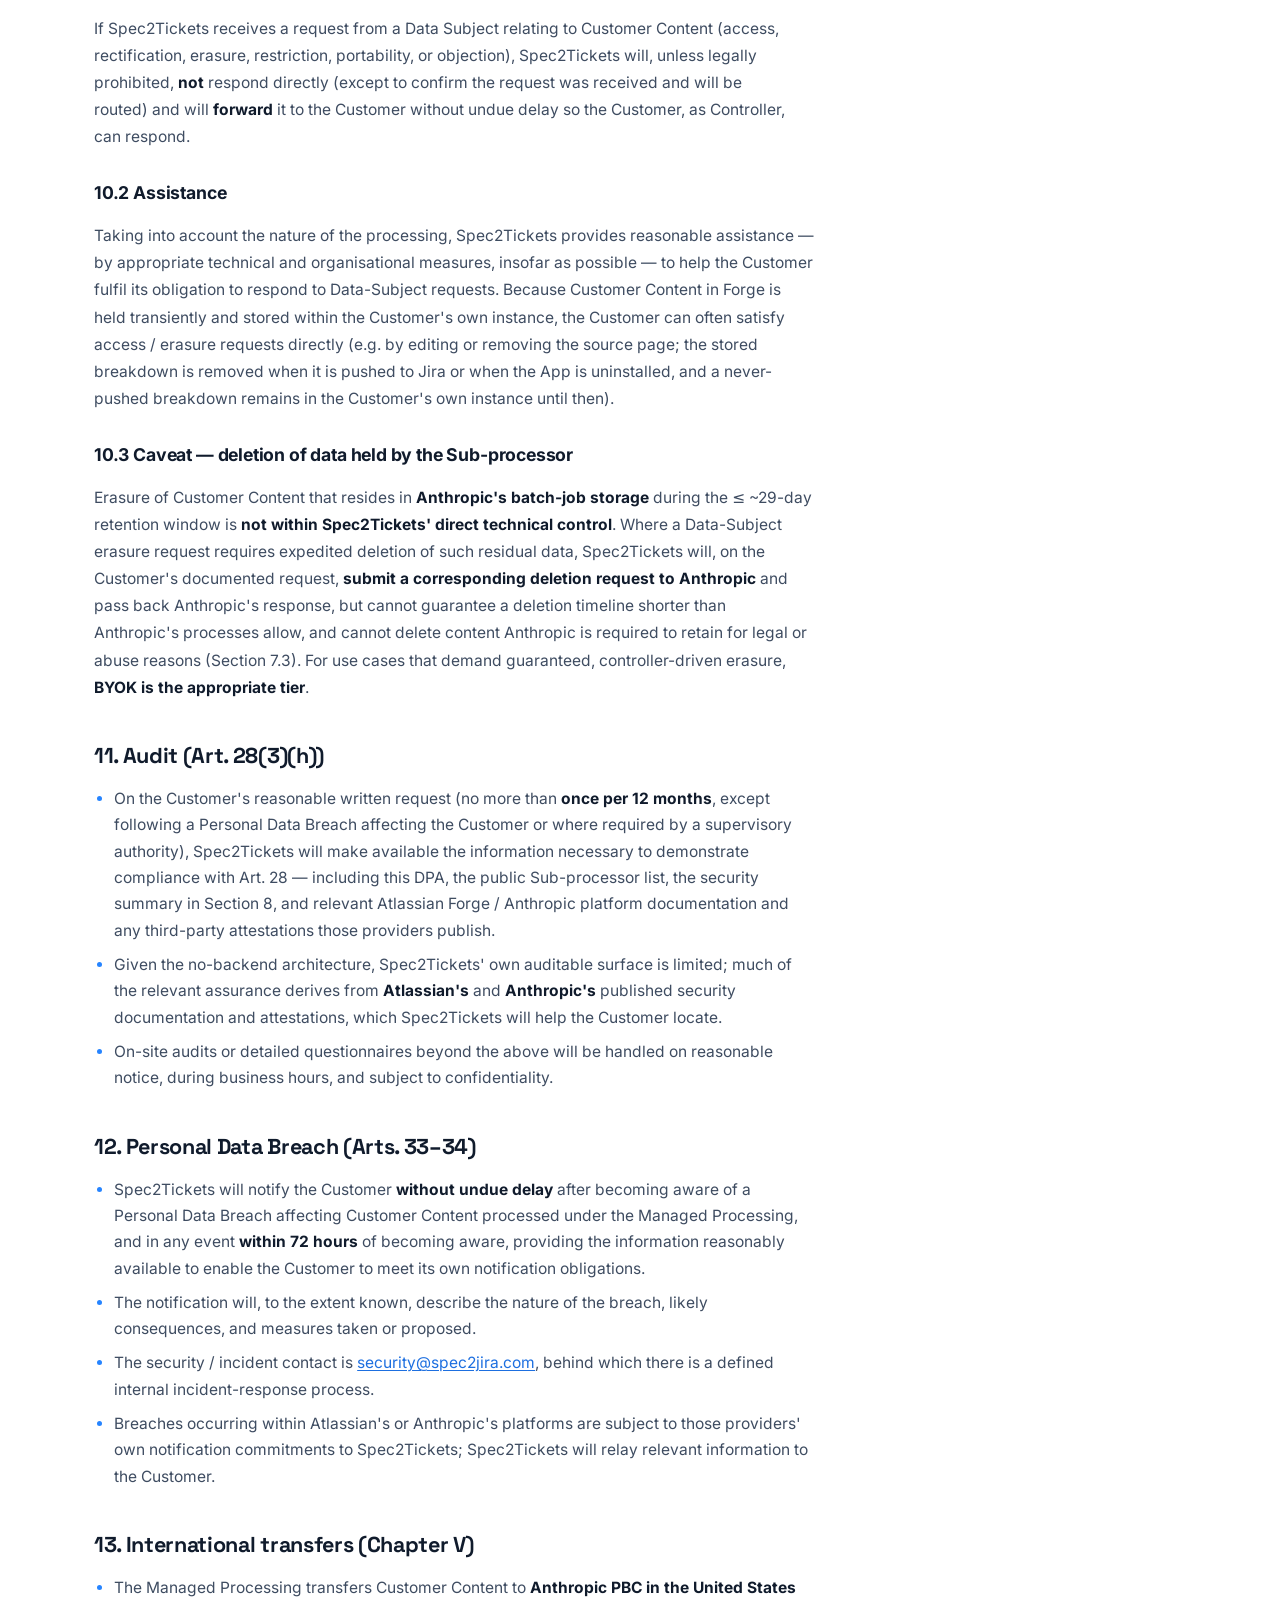
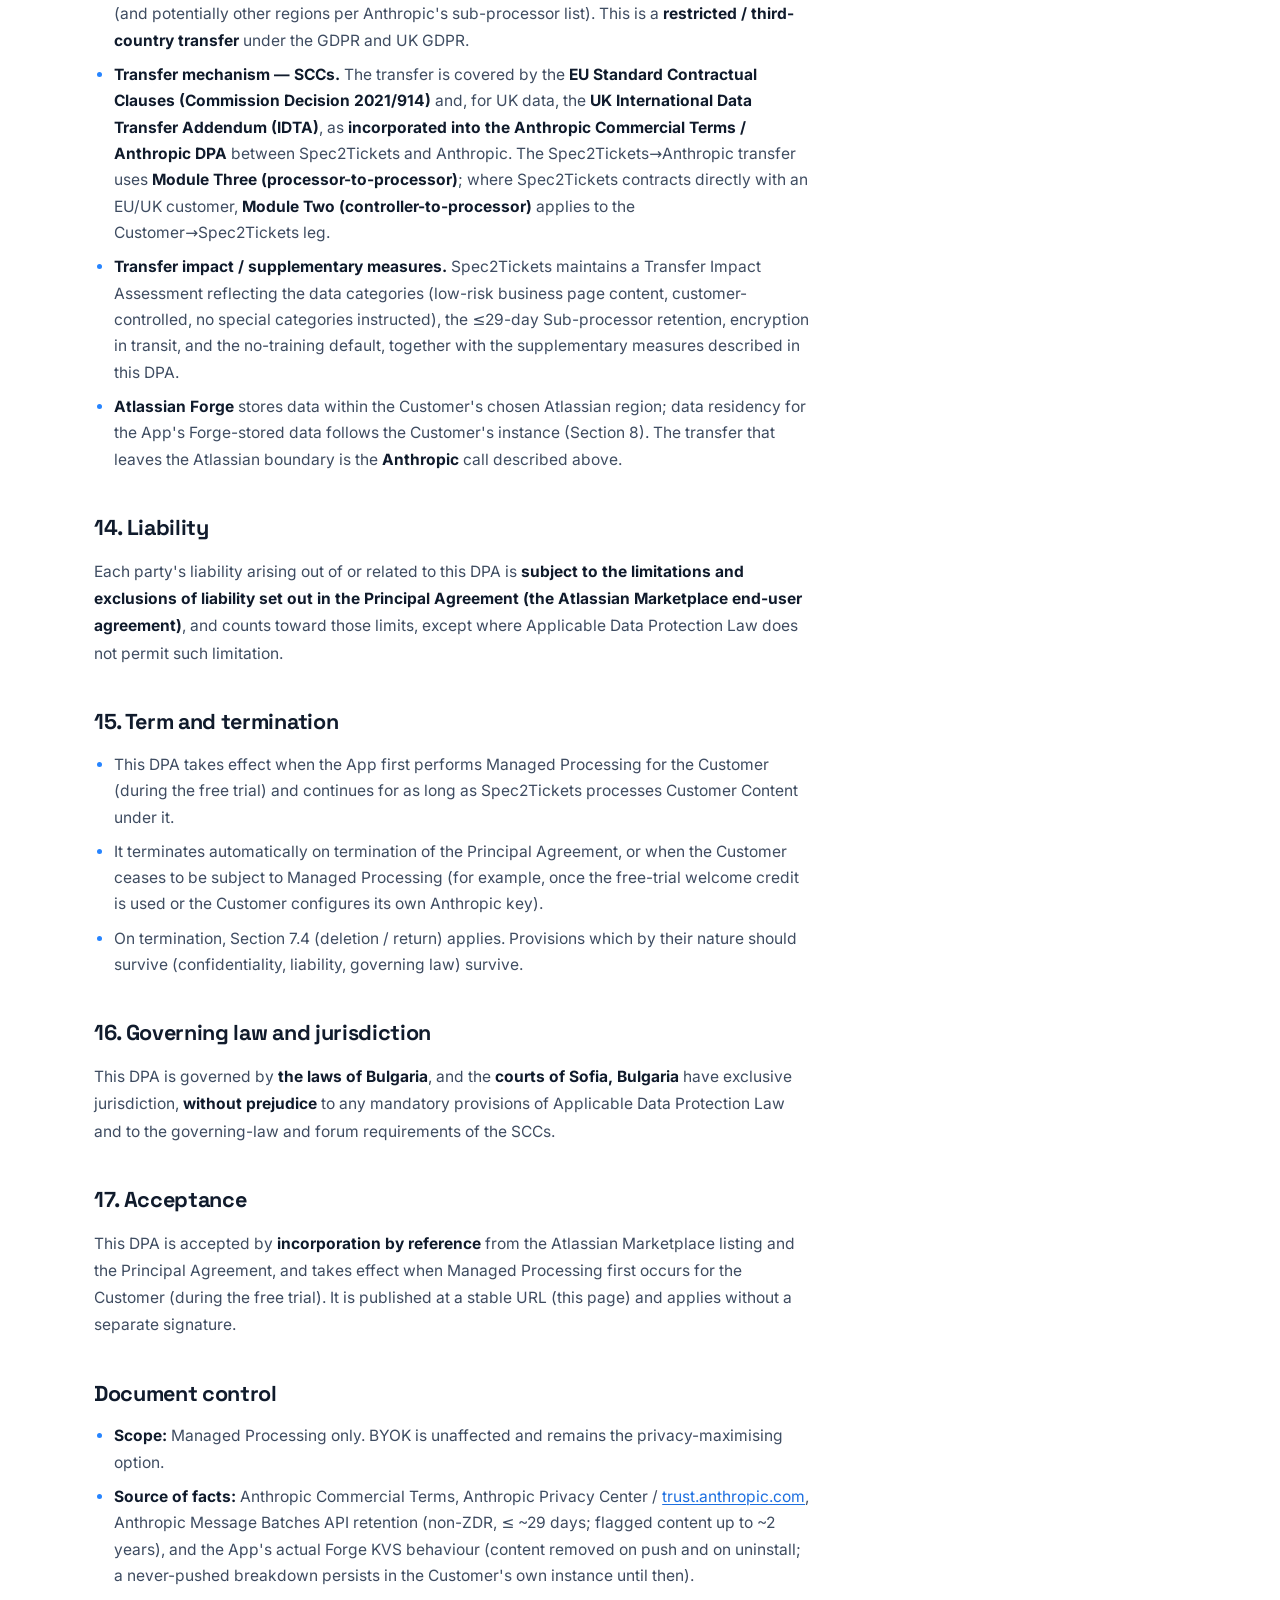
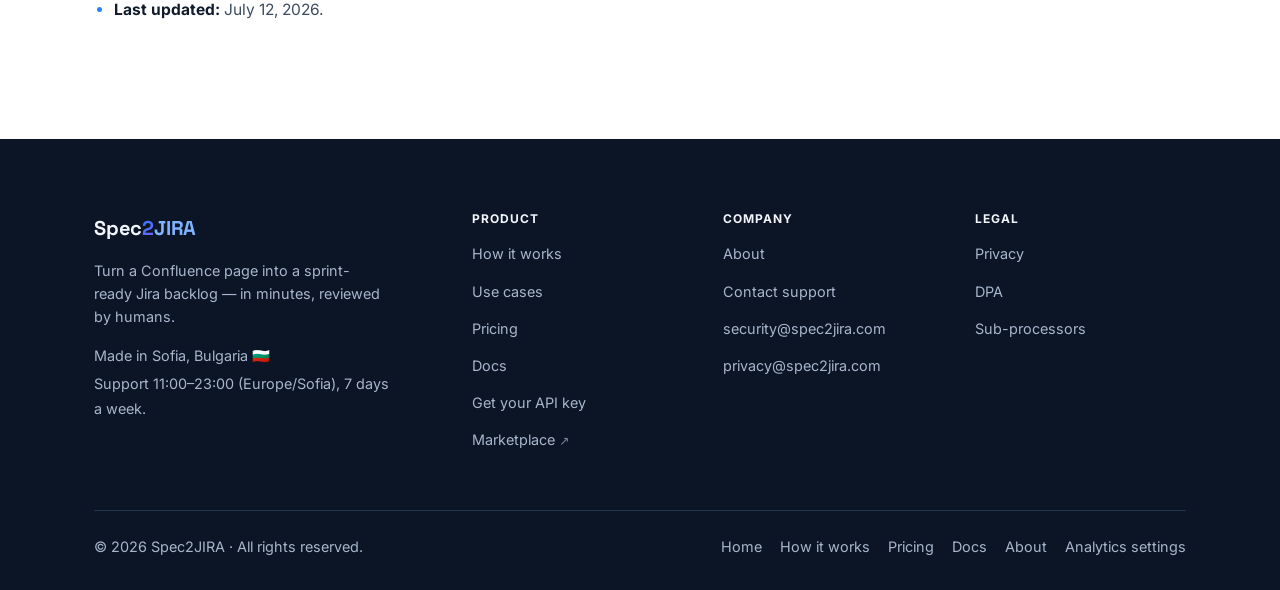
<file: dpa/index.html>
<!DOCTYPE html>
<html lang="en">
<head>
<meta charset="UTF-8">
<meta name="viewport" content="width=device-width, initial-scale=1.0">
<title>Data Processing Addendum (Managed Processing) — Spec2Tickets</title>
<meta name="description" content="Data Processing Addendum for the Spec2Tickets Managed Processing: vendor as processor, Anthropic as sub-processor, ≤29-day retention, EU SCCs and UK IDTA, GDPR-aligned.">
<meta name="theme-color" content="#0B1526">
<link rel="canonical" href="https://spec2jira.com/dpa">
<link rel="icon" type="image/svg+xml" href="/favicon.svg">
<link rel="preload" href="/assets/fonts/space-grotesk-var-latin.woff2" as="font" type="font/woff2" crossorigin>
<link rel="preload" href="/assets/fonts/inter-var-latin.woff2" as="font" type="font/woff2" crossorigin>
<link rel="preload" href="/assets/css/site.css" as="style">
<link rel="stylesheet" href="/assets/css/site.css">
<meta property="og:type" content="website">
<meta property="og:site_name" content="Spec2Tickets">
<meta property="og:title" content="Data Processing Addendum (Managed Processing) — Spec2Tickets">
<meta property="og:description" content="Data Processing Addendum for the Spec2Tickets Managed Processing: vendor as processor, Anthropic as sub-processor, ≤29-day retention, EU SCCs and UK IDTA, GDPR-aligned.">
<meta property="og:url" content="https://spec2jira.com/dpa">
<meta property="og:image" content="https://spec2jira.com/og-image.png">
<meta property="og:image:width" content="1200">
<meta property="og:image:height" content="630">
<meta name="twitter:card" content="summary_large_image">
<meta name="twitter:title" content="Data Processing Addendum (Managed Processing) — Spec2Tickets">
<meta name="twitter:description" content="Data Processing Addendum for the Spec2Tickets Managed Processing: vendor as processor, Anthropic as sub-processor, ≤29-day retention, EU SCCs and UK IDTA, GDPR-aligned.">
<meta name="twitter:image" content="https://spec2jira.com/og-image.png">
<script src="/assets/js/site.js" defer></script>
</head>
<body>
<a class="skip-link" href="#main">Skip to content</a>

<!-- ==================================================================
     NAV  [component 1] — copied byte-identically to every page
     ================================================================== -->
<header class="site-header">
  <nav class="nav container" aria-label="Primary">
    <a class="nav-logo" href="/" aria-label="Spec2JIRA home">Spec<span class="l2">2</span><span class="ljira">JIRA</span></a>
    <button class="nav-toggle" type="button" aria-expanded="false" aria-controls="nav-menu" aria-label="Toggle menu">
      <span class="nav-toggle-bar"></span>
      <span class="nav-toggle-bar"></span>
      <span class="nav-toggle-bar"></span>
    </button>
    <div class="nav-menu" id="nav-menu">
      <a href="/how-it-works">How it works</a>
      <a href="/#use-cases">Use cases</a>
      <a href="/pricing">Pricing</a>
      <a href="/docs">Docs</a>
      <a href="/about">About</a>
      <a class="btn btn-primary btn-sm" href="https://marketplace.atlassian.com/apps/1475765564/spec2tickets-for-confluence-and-jira" target="_blank" rel="noopener">Start for free</a>
    </div>
  </nav>
</header>

<main id="main">
<section class="section">
  <div class="container">
    <article class="prose prose-legal">

<h1>Data Processing Addendum</h1>
<p class="meta muted">Last updated: July 12, 2026 &middot; Applies to Managed Processing (during the free trial) only</p>

<div class="callout">
  <strong>Scope:</strong> this Addendum governs <strong>Managed Processing</strong> only — the processing in which Spec2Tickets calls Anthropic using <strong>its own</strong> Anthropic account to generate a breakdown from your content. Managed Processing is offered <strong>during the free trial</strong>: a new customer can try the App on a small welcome credit before supplying their own Anthropic key. The <strong>Bring-Your-Own-Key (BYOK)</strong> model — in which your content is processed only under your own Anthropic agreement — is the privacy-maximising option and does not require this Addendum. This Addendum takes effect for a customer for any run the App performs under Managed Processing (on the welcome credit); it ceases to apply once the customer uses their own Anthropic key.
</div>

<h2>1. Parties, structure, and order of precedence</h2>
<p>This Data Processing Addendum (<strong>"DPA"</strong>) supplements and forms part of the agreement under which <strong>Aleks Asenov Asenov</strong> — a sole trader (individual) established in Sofia, Bulgaria, operating under the <strong>Spec2JIRA / Spec2Tickets</strong> brand (<strong>"we"</strong>, <strong>"Processor"</strong>) — provides the Spec2Tickets Forge application (the <strong>"App"</strong>) to the customer for whom the App performs <strong>Managed Processing</strong> (<strong>"Customer"</strong>, <strong>"Controller"</strong>). That underlying agreement is the Atlassian Marketplace end-user agreement applicable to the App (the <strong>"Principal Agreement"</strong>).</p>
<ul>
  <li><strong>Processor:</strong> Aleks Asenov Asenov, a sole trader (individual) established in Sofia, Bulgaria, operating under the Spec2JIRA / Spec2Tickets brand.</li>
  <li><strong>Registered address:</strong> Ovcha Kupel 2, Sofia, Bulgaria.</li>
  <li><strong>Data-protection / privacy contact:</strong> <a href="mailto:privacy@spec2jira.com">privacy@spec2jira.com</a> (security: <a href="mailto:security@spec2jira.com">security@spec2jira.com</a>).</li>
  <li><strong>EU/UK representative (Art. 27 GDPR):</strong> Not applicable — the Processor is established in the EEA (Bulgaria).</li>
</ul>
<p><strong>Order of precedence.</strong> This DPA applies <strong>only</strong> to <strong>Managed Processing</strong> performed for the Customer. In the event of a conflict between this DPA and the Principal Agreement <strong>on the subject of the processing of Personal Data</strong>, this DPA prevails. On all other matters the Principal Agreement prevails. Nothing in this DPA limits any rights the Customer has directly against Atlassian or Anthropic under their respective terms.</p>

<h2>2. Definitions</h2>
<p>Capitalised terms not defined here have the meaning given in the <strong>EU General Data Protection Regulation 2016/679 ("GDPR")</strong> and, where applicable, the <strong>UK GDPR</strong> and the <strong>Data Protection Act 2018</strong>.</p>
<ul>
  <li><strong>"Applicable Data Protection Law"</strong> — all data-protection and privacy laws applicable to the processing under this DPA, including the GDPR, the UK GDPR, and any implementing or successor legislation. This DPA is GDPR / UK-GDPR-first.</li>
  <li><strong>"Controller"</strong>, <strong>"Processor"</strong>, <strong>"Sub-processor"</strong>, <strong>"Data Subject"</strong>, <strong>"Personal Data"</strong>, <strong>"Processing"</strong>, <strong>"Personal Data Breach"</strong> — as defined in the GDPR.</li>
  <li><strong>"Customer Content"</strong> — the Confluence page content and any related text the Customer (through its authorised users) submits to the App for processing under the Managed Processing, together with the Jira breakdown generated from it, to the extent any of the foregoing contains Personal Data.</li>
  <li><strong>"Managed Processing"</strong> — the processing in which Spec2Tickets, using <strong>its own</strong> Anthropic account and API key, calls the Anthropic API to generate a breakdown from Customer Content (as distinct from BYOK, in which the Customer uses its own Anthropic key). Managed Processing is offered <strong>during the free trial</strong>, using a limited welcome credit, until that credit is used or the Customer configures its own Anthropic key.</li>
  <li><strong>"Sub-processor"</strong> — any third party engaged by Spec2Tickets to process Customer Content on its behalf in connection with the Managed Processing. The sole Sub-processor at the effective date is identified in Section 6 and at <a href="https://spec2jira.com/subprocessors">https://spec2jira.com/subprocessors</a>.</li>
  <li><strong>"Standard Contractual Clauses" / "SCCs"</strong> — (a) for EU transfers, the clauses approved by Commission Implementing Decision (EU) 2021/914 of 4 June 2021; and (b) for UK transfers, the UK International Data Transfer Addendum to the EU SCCs ("UK IDTA") issued by the ICO.</li>
</ul>

<h2>3. Roles of the parties</h2>
<ul>
  <li>The <strong>Customer is the Controller</strong> of Customer Content. The Customer determines the purposes and means of the processing (it decides which Confluence pages to submit and what they contain).</li>
  <li><strong>Spec2Tickets is a Processor</strong>, processing Customer Content only on the Customer's documented instructions for the purpose of providing the Managed Processing.</li>
  <li><strong>Anthropic PBC is Spec2Tickets' Sub-processor</strong> for the Managed Processing (AI inference). With respect to the content Spec2Tickets sends it under the Managed Processing, Anthropic acts as a processor; Anthropic's own terms govern that relationship (Section 6).</li>
  <li>Where the Customer is itself a processor for an upstream controller, the Customer warrants it has the authority to engage Spec2Tickets as a sub-processor on those terms, and this DPA applies <em>mutatis mutandis</em> with the Customer in the processor role.</li>
</ul>

<h2>4. Subject-matter, nature, purpose, duration, and scope of processing</h2>
<p>This Section is the <strong>Annex / Description of Processing</strong> required by Art. 28(3) GDPR.</p>
<div class="table-wrap">
<table class="table">
  <thead>
    <tr><th>Element</th><th>Description</th></tr>
  </thead>
  <tbody>
    <tr>
      <td><strong>Subject-matter</strong></td>
      <td>Processing of Customer Content to generate a structured Jira backlog from a Confluence page, using AI inference, under the Managed Processing.</td>
    </tr>
    <tr>
      <td><strong>Nature of the processing</strong></td>
      <td>Collection (receipt of the selected page content from Atlassian Forge), transient storage, transmission to the Sub-processor (Anthropic) for inference, generation of a breakdown (Epic, stories, subtasks, acceptance criteria, story points, dependency links), return to the Customer for human review, and deletion. No profiling, no automated decision-making producing legal or similarly significant effects on Data Subjects within the meaning of Art. 22 GDPR.</td>
    </tr>
    <tr>
      <td><strong>Purpose</strong></td>
      <td>Solely to provide the Managed-tier breakdown feature requested by the Customer. <strong>No</strong> use of Customer Content for product analytics, marketing, or model training (Section 9).</td>
    </tr>
    <tr>
      <td><strong>Duration</strong></td>
      <td>For the term of the Customer's use of the Managed Processing, and only for as long as needed to perform each breakdown, subject to the retention and deletion terms in Section 7.</td>
    </tr>
    <tr>
      <td><strong>Categories of Data Subjects</strong></td>
      <td>Determined by the Customer. Typically: the Customer's employees, contractors, and project stakeholders referenced in a Confluence page. The App is <strong>not</strong> designed for, and the Customer should <strong>not</strong> submit, special-category data (Art. 9) or children's data.</td>
    </tr>
    <tr>
      <td><strong>Categories of Personal Data</strong></td>
      <td>Determined by the Customer and limited to whatever Personal Data the Customer chooses to include in a submitted Confluence page — typically free-text business / product content that may incidentally contain names, work email addresses, role titles, or other identifiers. The Customer controls and should minimise this.</td>
    </tr>
    <tr>
      <td><strong>Special-category data</strong></td>
      <td>Not contemplated. The recommended and instructed position is that special-category data (Art. 9) must not be submitted under the Managed Processing (Section 5.4); customers with such data should use the BYOK tier or redact before submission.</td>
    </tr>
    <tr>
      <td><strong>Frequency</strong></td>
      <td>On-demand, each time an authorised Customer user runs a Managed-tier breakdown.</td>
    </tr>
  </tbody>
</table>
</div>

<h2>5. Obligations of Spec2Tickets as Processor (Art. 28(3))</h2>

<h3>5.1 Processing on documented instructions</h3>
<p>Spec2Tickets processes Customer Content <strong>only</strong> on the Customer's documented instructions, including with regard to international transfers, unless required to do otherwise by EU / Member-State or UK law to which Spec2Tickets is subject (in which case Spec2Tickets will inform the Customer of that legal requirement before processing, unless the law prohibits it on important grounds of public interest). The Customer's instructions are: (a) this DPA; (b) the Principal Agreement; and (c) the Customer's configuration and use of the App (each Managed-tier generation the Customer initiates is an instruction to process the selected content for that breakdown). Spec2Tickets will inform the Customer if, in its opinion, an instruction infringes Applicable Data Protection Law.</p>

<h3>5.2 Confidentiality</h3>
<p>Spec2Tickets ensures that persons authorised to process Customer Content are bound by an appropriate duty of confidentiality. Everyone with access to the deploying Atlassian developer account and to the Managed Anthropic account is under a confidentiality obligation.</p>

<h3>5.3 Security</h3>
<p>Spec2Tickets implements appropriate technical and organisational measures under Art. 32 GDPR, as described in Section 8.</p>

<h3>5.4 No special-category / prohibited data instruction</h3>
<p>The Customer instructs Spec2Tickets to process <strong>only</strong> ordinary Personal Data. The Customer agrees <strong>not</strong> to submit special-category data (Art. 9), criminal-offence data (Art. 10), payment-card data, or any data subject to heightened regulatory regimes via the Managed Processing, and to use the BYOK tier (or to redact) where such data may be present. Spec2Tickets does not inspect content for, and cannot guarantee detection of, such data.</p>

<h3>5.5 Sub-processing</h3>
<p>See Section 6.</p>

<h3>5.6 Assistance with data-subject rights</h3>
<p>See Section 10.</p>

<h3>5.7 Assistance with controller obligations</h3>
<p>Taking into account the nature of the processing and the information available to it, Spec2Tickets assists the Customer in ensuring compliance with Arts. 32–36 GDPR (security, breach notification, data-protection impact assessments, and prior consultation), as further described in Sections 8, 10, and 12.</p>

<h3>5.8 Deletion or return at end of services</h3>
<p>See Section 7.4.</p>

<h3>5.9 Records and demonstrable compliance</h3>
<p>Spec2Tickets makes available to the Customer the information necessary to demonstrate compliance with Art. 28 and contributes to audits as described in Section 11.</p>

<h2>6. Sub-processors (Art. 28(2), 28(4))</h2>

<h3>6.1 General authorisation</h3>
<p>The Customer provides a <strong>general written authorisation</strong> for Spec2Tickets to engage Sub-processors for the Managed Processing, subject to the change-notice and objection rights below.</p>

<h3>6.2 Current Sub-processors (effective date)</h3>
<div class="table-wrap">
<table class="table">
  <thead>
    <tr><th>Sub-processor</th><th>Role / purpose</th><th>Processing location</th><th>Terms / safeguards</th></tr>
  </thead>
  <tbody>
    <tr>
      <td><strong>Anthropic PBC</strong> (Anthropic, the maker of Claude)</td>
      <td>AI inference for the Managed Processing: receives the Customer Content sent for a breakdown and returns the generated breakdown.</td>
      <td>United States; Anthropic's then-current sub-processor and processing regions apply.</td>
      <td>Anthropic Commercial Terms of Service, into which <strong>Anthropic's Data Processing Addendum and the EU SCCs are incorporated by reference</strong> (no separate signature). Anthropic's own sub-processors and change-notice are published at <a href="https://trust.anthropic.com" target="_blank" rel="noopener">trust.anthropic.com</a>.</td>
    </tr>
    <tr>
      <td><strong>Atlassian</strong> (platform)</td>
      <td>Hosts the App (Atlassian Forge) and stores the App's data within the Customer's own Atlassian instance.</td>
      <td>Per the Customer's Atlassian instance region.</td>
      <td>Governed by the Customer's existing agreement with Atlassian. Atlassian is the platform on which the App runs; for the Managed Processing it is <strong>not</strong> an additional content-disclosure recipient beyond the Customer's own instance.</td>
    </tr>
  </tbody>
</table>
</div>
<div class="callout">
  <strong>Note on Atlassian's role.</strong> Forge data is stored <em>within the Customer's own Atlassian instance</em>, so Atlassian is not a recipient to whom Spec2Tickets <em>discloses</em> Customer Content in the Managed flow in the way Anthropic is. It is listed for completeness and transparency. The materially relevant Sub-processor for the Managed Processing is <strong>Anthropic PBC</strong>.
</div>
<p>The authoritative, public Sub-processor list is maintained at <a href="https://spec2jira.com/subprocessors">https://spec2jira.com/subprocessors</a>.</p>

<h3>6.3 Flow-down</h3>
<p>Spec2Tickets imposes on each Sub-processor data-protection obligations that are, in substance, no less protective than those in this DPA, to the extent applicable to the Sub-processor's role. For Anthropic, this is achieved through the Anthropic Commercial Terms and the DPA / SCCs incorporated therein. The Managed Anthropic account is on the Commercial / API terms, so the no-training default and the DPA / SCCs apply.</p>

<h3>6.4 Change notice and objection</h3>
<p>Spec2Tickets will give the Customer <strong>at least 30 days'</strong> prior notice (via the public Sub-processor list and/or email to the Customer's designated contact) before adding or replacing a Sub-processor. If the Customer reasonably objects on data-protection grounds within that period, the parties will discuss in good faith; if no resolution is reached, the Customer may terminate the Managed Processing for the affected processing without penalty (the BYOK tier remains available as an alternative). Spec2Tickets remains liable for its Sub-processors' performance of their data-protection obligations.</p>

<h2>7. Retention, transience, and deletion</h2>
<p>This Section states the actual data lifecycle. It is deliberately honest about residual retention at the Sub-processor; it should <strong>not</strong> be read as a "zero-retention" guarantee.</p>

<h3>7.1 Inside Atlassian Forge (storage Spec2Tickets controls)</h3>
<ul>
  <li>Customer Content (the submitted page content and the generated breakdown) is stored <strong>transiently</strong> in Atlassian Forge key-value storage (<strong>KVS</strong>) <strong>within the Customer's own Atlassian instance</strong>, only to drive the review-and-push workflow.</li>
  <li>The App <strong>removes</strong> the stored page content and breakdown when the Customer pushes the breakdown to Jira. A breakdown the Customer never pushes — including one regenerated away or left unattended — is automatically removed from the Customer's Forge instance after <strong>7 days of inactivity</strong> by a scheduled cleanup; accessing a breakdown for review resets that inactivity timer. Until removal, content remains only in the Customer's own Forge instance.
  <!-- v6 (2026-06-18): 7-day inactivity sweep (Task #13) SHIPPED → live wording applied above. Pre-sweep wording: "remains only in the Customer's own Forge instance until it is pushed, regenerated, or the App is uninstalled." --></li>
  <li>Honest current behaviour: the App performs an automatic, scheduled cleanup that removes a never-pushed breakdown (and its page-content snapshot) from the Customer's Forge instance after <strong>7 days without access</strong>. This is an inactivity timer, not a fixed lifetime, and opening a breakdown for review resets it, so content under active review is preserved. A breakdown is otherwise removed when pushed to Jira or when the App is uninstalled.
  <!-- v6 (2026-06-18): 7-day inactivity sweep (Task #13) SHIPPED → live wording applied above. Pre-sweep wording: "the App removes a breakdown when it is pushed to Jira or when the App is uninstalled. A never-pushed breakdown (and its page-content snapshot) remains only in the Customer's own Forge instance until one of those occurs; this release performs no automatic, time-boxed cleanup sweep." --></li>
  <li>Uninstalling the App removes its Forge-stored data for that instance.</li>
</ul>

<h3>7.2 At Anthropic (Sub-processor — the residual retention to disclose)</h3>
<ul>
  <li>The Managed Processing uses the <strong>Anthropic Message Batches API</strong>. <strong>The Batches API is not eligible for Zero-Data-Retention (ZDR); inputs and outputs of batch jobs are retained by Anthropic for up to approximately 29 days</strong>, after which they are deleted in the ordinary course, per Anthropic's then-current retention policy.</li>
  <li>Accordingly, the honest framing is: <strong>Customer Content is not retained at rest by Spec2Tickets after the breakdown is returned and removed from Forge, except</strong> (a) for the <strong>≤ ~29-day</strong> retention of batch inputs / outputs at Anthropic described above, and (b) any <strong>limited legal / safety / abuse-prevention retention</strong> described in Section 7.3.</li>
  <li>We do <strong>not</strong> claim "zero retention" for the Managed Processing. A customer that requires zero retention should use <strong>BYOK</strong> and configure ZDR (if eligible) directly under its own Anthropic agreement, or avoid submitting the data.</li>
</ul>

<h3>7.3 Limited legal / abuse retention at the Sub-processor</h3>
<p>Even where ordinary retention limits apply, Anthropic may retain content that is flagged for trust-and-safety, legal, or abuse-prevention reasons for a <strong>longer period (up to approximately 2 years)</strong>, as described in Anthropic's policies. This is outside Spec2Tickets' control and is disclosed for transparency.</p>

<h3>7.4 Deletion or return at end of services</h3>
<p>On termination of the Managed Processing, or on the Customer's written request, Spec2Tickets will delete the Customer Content it holds in Forge (or, at the Customer's option and where technically feasible, return it), save to the extent retention is required by law. Residual copies held by Anthropic are deleted on Anthropic's retention schedule (Sections 7.2–7.3); where a customer requires expedited deletion of batch-job data at Anthropic, see the data-subject-rights caveat in Section 10.3.</p>

<h2>8. Security measures (Art. 32)</h2>
<p>Spec2Tickets relies on Atlassian Forge's platform security and applies the following technical and organisational measures appropriate to the risk.</p>

<h3>Platform and architecture</h3>
<ul>
  <li>The App runs entirely on <strong>Atlassian Forge's managed runtime</strong> (<code>nodejs24.x</code>); there is <strong>no separate Spec2Tickets-operated server, VM, container, or database</strong> for the Managed flow.</li>
  <li>The only external egress declared in the Forge manifest is <strong><code>https://api.anthropic.com</code></strong>.</li>
  <li>For the Managed Processing, the call to Anthropic uses <strong>Spec2Tickets' own Anthropic API key</strong>, stored in <strong>Forge encrypted secret storage</strong> and accessible only to the backend resolver (never returned to the browser). The Managed key is provisioned via Forge encrypted storage and is never logged.</li>
</ul>

<h3>Encryption</h3>
<ul>
  <li><strong>In transit:</strong> TLS / HTTPS for all Atlassian API calls and for the call to <code>api.anthropic.com</code>.</li>
  <li><strong>At rest:</strong> Forge storage is encrypted and managed by Atlassian; secrets use Forge encrypted secret storage.</li>
</ul>

<h3>Access control and tenant isolation</h3>
<ul>
  <li>The App inherits Forge tenant isolation; data is stored within the Customer's own instance.</li>
  <li>Confluence reads and Jira writes act under the <strong>signed-in user's own Atlassian permissions</strong> (<code>asUser()</code>), not a shared service account, so users can only act on content they may already access.</li>
  <li>Managed-tier generation and push remain gated behind an active license or trial.</li>
  <li>Administrative access to the Atlassian developer account that deploys the App and to the Managed Anthropic account is restricted to authorised personnel and protected by <strong>multi-factor authentication (MFA)</strong>.</li>
</ul>

<h3>Data minimisation and logging</h3>
<ul>
  <li>The App is designed so that <strong>end-user content is not written to Forge application logs</strong> (log statements record lengths, identifiers, and status, not content).</li>
  <li>Customer Content is held only transiently and removed per Section 7.</li>
</ul>

<h3>Telemetry</h3>
<ul>
  <li>The App collects <strong>no separate analytics or behavioural telemetry</strong> on end users.</li>
</ul>

<h3>Certifications</h3>
<p>Spec2Tickets does <strong>not</strong> claim SOC 2, ISO 27001, or other independent certification for its own operations and does not represent that it holds any. The App inherits the security posture of the <strong>Atlassian Forge</strong> platform; Anthropic maintains its own certifications as published at <a href="https://trust.anthropic.com" target="_blank" rel="noopener">trust.anthropic.com</a>.</p>

<h2>9. No training on Customer Content</h2>
<ul>
  <li>Spec2Tickets does <strong>not</strong> use Customer Content to train, fine-tune, or improve any machine-learning model.</li>
  <li>For the Sub-processor: under the <strong>Anthropic Commercial Terms</strong>, Anthropic <strong>does not train its models on customer content submitted via the commercial / API services by default</strong>; Anthropic's Privacy Center confirms this for commercial / API use. The Managed account is on commercial / API terms so this default applies, and no optional data-sharing or model-improvement setting is enabled on the account.</li>
</ul>

<h2>10. Data-subject rights and assistance (Arts. 12–23, 28(3)(e))</h2>

<h3>10.1 Forwarding requests</h3>
<p>If Spec2Tickets receives a request from a Data Subject relating to Customer Content (access, rectification, erasure, restriction, portability, or objection), Spec2Tickets will, unless legally prohibited, <strong>not</strong> respond directly (except to confirm the request was received and will be routed) and will <strong>forward</strong> it to the Customer without undue delay so the Customer, as Controller, can respond.</p>

<h3>10.2 Assistance</h3>
<p>Taking into account the nature of the processing, Spec2Tickets provides reasonable assistance — by appropriate technical and organisational measures, insofar as possible — to help the Customer fulfil its obligation to respond to Data-Subject requests. Because Customer Content in Forge is held transiently and stored within the Customer's own instance, the Customer can often satisfy access / erasure requests directly (e.g. by editing or removing the source page; the stored breakdown is removed when it is pushed to Jira or when the App is uninstalled, and a never-pushed breakdown remains in the Customer's own instance until then). <!-- v5.5.0 TOGGLE: when the 7-day sweep ships, restore "or automatically after 7 days of inactivity if it is never pushed" into this parenthetical. --></p>

<h3>10.3 Caveat — deletion of data held by the Sub-processor</h3>
<p>Erasure of Customer Content that resides in <strong>Anthropic's batch-job storage</strong> during the ≤ ~29-day retention window is <strong>not within Spec2Tickets' direct technical control</strong>. Where a Data-Subject erasure request requires expedited deletion of such residual data, Spec2Tickets will, on the Customer's documented request, <strong>submit a corresponding deletion request to Anthropic</strong> and pass back Anthropic's response, but cannot guarantee a deletion timeline shorter than Anthropic's processes allow, and cannot delete content Anthropic is required to retain for legal or abuse reasons (Section 7.3). For use cases that demand guaranteed, controller-driven erasure, <strong>BYOK is the appropriate tier</strong>.</p>

<h2>11. Audit (Art. 28(3)(h))</h2>
<ul>
  <li>On the Customer's reasonable written request (no more than <strong>once per 12 months</strong>, except following a Personal Data Breach affecting the Customer or where required by a supervisory authority), Spec2Tickets will make available the information necessary to demonstrate compliance with Art. 28 — including this DPA, the public Sub-processor list, the security summary in Section 8, and relevant Atlassian Forge / Anthropic platform documentation and any third-party attestations those providers publish.</li>
  <li>Given the no-backend architecture, Spec2Tickets' own auditable surface is limited; much of the relevant assurance derives from <strong>Atlassian's</strong> and <strong>Anthropic's</strong> published security documentation and attestations, which Spec2Tickets will help the Customer locate.</li>
  <li>On-site audits or detailed questionnaires beyond the above will be handled on reasonable notice, during business hours, and subject to confidentiality.</li>
</ul>

<h2>12. Personal Data Breach (Arts. 33–34)</h2>
<ul>
  <li>Spec2Tickets will notify the Customer <strong>without undue delay</strong> after becoming aware of a Personal Data Breach affecting Customer Content processed under the Managed Processing, and in any event <strong>within 72 hours</strong> of becoming aware, providing the information reasonably available to enable the Customer to meet its own notification obligations.</li>
  <li>The notification will, to the extent known, describe the nature of the breach, likely consequences, and measures taken or proposed.</li>
  <li>The security / incident contact is <a href="mailto:security@spec2jira.com">security@spec2jira.com</a>, behind which there is a defined internal incident-response process.</li>
  <li>Breaches occurring within Atlassian's or Anthropic's platforms are subject to those providers' own notification commitments to Spec2Tickets; Spec2Tickets will relay relevant information to the Customer.</li>
</ul>

<h2>13. International transfers (Chapter V)</h2>
<ul>
  <li>The Managed Processing transfers Customer Content to <strong>Anthropic PBC in the United States</strong> (and potentially other regions per Anthropic's sub-processor list). This is a <strong>restricted / third-country transfer</strong> under the GDPR and UK GDPR.</li>
  <li><strong>Transfer mechanism — SCCs.</strong> The transfer is covered by the <strong>EU Standard Contractual Clauses (Commission Decision 2021/914)</strong> and, for UK data, the <strong>UK International Data Transfer Addendum (IDTA)</strong>, as <strong>incorporated into the Anthropic Commercial Terms / Anthropic DPA</strong> between Spec2Tickets and Anthropic. The Spec2Tickets&rarr;Anthropic transfer uses <strong>Module Three (processor-to-processor)</strong>; where Spec2Tickets contracts directly with an EU/UK customer, <strong>Module Two (controller-to-processor)</strong> applies to the Customer&rarr;Spec2Tickets leg.</li>
  <li><strong>Transfer impact / supplementary measures.</strong> Spec2Tickets maintains a Transfer Impact Assessment reflecting the data categories (low-risk business page content, customer-controlled, no special categories instructed), the ≤29-day Sub-processor retention, encryption in transit, and the no-training default, together with the supplementary measures described in this DPA.</li>
  <li><strong>Atlassian Forge</strong> stores data within the Customer's chosen Atlassian region; data residency for the App's Forge-stored data follows the Customer's instance (Section 8). The transfer that leaves the Atlassian boundary is the <strong>Anthropic</strong> call described above.</li>
</ul>

<h2>14. Liability</h2>
<p>Each party's liability arising out of or related to this DPA is <strong>subject to the limitations and exclusions of liability set out in the Principal Agreement (the Atlassian Marketplace end-user agreement)</strong>, and counts toward those limits, except where Applicable Data Protection Law does not permit such limitation.</p>

<h2>15. Term and termination</h2>
<ul>
  <li>This DPA takes effect when the App first performs Managed Processing for the Customer (during the free trial) and continues for as long as Spec2Tickets processes Customer Content under it.</li>
  <li>It terminates automatically on termination of the Principal Agreement, or when the Customer ceases to be subject to Managed Processing (for example, once the free-trial welcome credit is used or the Customer configures its own Anthropic key).</li>
  <li>On termination, Section 7.4 (deletion / return) applies. Provisions which by their nature should survive (confidentiality, liability, governing law) survive.</li>
</ul>

<h2>16. Governing law and jurisdiction</h2>
<p>This DPA is governed by <strong>the laws of Bulgaria</strong>, and the <strong>courts of Sofia, Bulgaria</strong> have exclusive jurisdiction, <strong>without prejudice</strong> to any mandatory provisions of Applicable Data Protection Law and to the governing-law and forum requirements of the SCCs.</p>

<h2>17. Acceptance</h2>
<p>This DPA is accepted by <strong>incorporation by reference</strong> from the Atlassian Marketplace listing and the Principal Agreement, and takes effect when Managed Processing first occurs for the Customer (during the free trial). It is published at a stable URL (this page) and applies without a separate signature.</p>

<h2>Document control</h2>
<ul>
  <li><strong>Scope:</strong> Managed Processing only. BYOK is unaffected and remains the privacy-maximising option.</li>
  <li><strong>Source of facts:</strong> Anthropic Commercial Terms, Anthropic Privacy Center / <a href="https://trust.anthropic.com" target="_blank" rel="noopener">trust.anthropic.com</a>, Anthropic Message Batches API retention (non-ZDR, ≤ ~29 days; flagged content up to ~2 years), and the App's actual Forge KVS behaviour (content removed on push and on uninstall; a never-pushed breakdown persists in the Customer's own instance until then). <!-- v5.5.0 TOGGLE: when the 7-day sweep ships, restore "automatically after 7 days of inactivity for never-pushed breakdowns" into this parenthetical. --></li>
  <li><strong>Last updated:</strong> July 12, 2026.</li>
</ul>

    </article>
  </div>
</section>
</main>

<!-- ==================================================================
     FOOTER  [component 21] — copied byte-identically to every page
     ================================================================== -->
<footer class="site-footer">
  <div class="container">
    <div class="footer-grid">
      <div class="footer-brand">
        <a class="nav-logo" href="/" aria-label="Spec2JIRA home">Spec<span class="l2">2</span><span class="ljira">JIRA</span></a>
        <p class="footer-tagline">Turn a Confluence page into a sprint-ready Jira backlog — in minutes, reviewed by humans.</p>
        <p class="footer-meta">
          Made in Sofia, Bulgaria 🇧🇬
          <span>Support 11:00–23:00 (Europe/Sofia), 7 days a week.</span>
        </p>
      </div>
      <div class="footer-col">
        <h3>Product</h3>
        <ul>
          <li><a href="/how-it-works">How it works</a></li>
          <li><a href="/#use-cases">Use cases</a></li>
          <li><a href="/pricing">Pricing</a></li>
          <li><a href="/docs">Docs</a></li>
          <li><a href="/get-api-key">Get your API key</a></li>
          <li><a href="https://marketplace.atlassian.com/apps/1475765564/spec2tickets-for-confluence-and-jira" target="_blank" rel="noopener">Marketplace <span class="ext" aria-hidden="true">↗</span></a></li>
        </ul>
      </div>
      <div class="footer-col">
        <h3>Company</h3>
        <ul>
          <li><a href="/about">About</a></li>
          <li><a href="mailto:support@spec2jira.com">Contact support</a></li>
          <li><a href="mailto:security@spec2jira.com">security@spec2jira.com</a></li>
          <li><a href="mailto:privacy@spec2jira.com">privacy@spec2jira.com</a></li>
        </ul>
      </div>
      <div class="footer-col">
        <h3>Legal</h3>
        <ul>
          <li><a href="/privacy">Privacy</a></li>
          <li><a href="/dpa">DPA</a></li>
          <li><a href="/subprocessors">Sub-processors</a></li>
        </ul>
      </div>
    </div>
    <div class="footer-bottom">
      <span>&copy; <span id="year">2026</span> Spec2JIRA &middot; All rights reserved.</span>
      <nav aria-label="Footer">
        <a href="/">Home</a>
        <a href="/how-it-works">How it works</a>
        <a href="/pricing">Pricing</a>
        <a href="/docs">Docs</a>
        <a href="/about">About</a>
      </nav>
    </div>
  </div>
</footer>

</body>
</html>
</file>
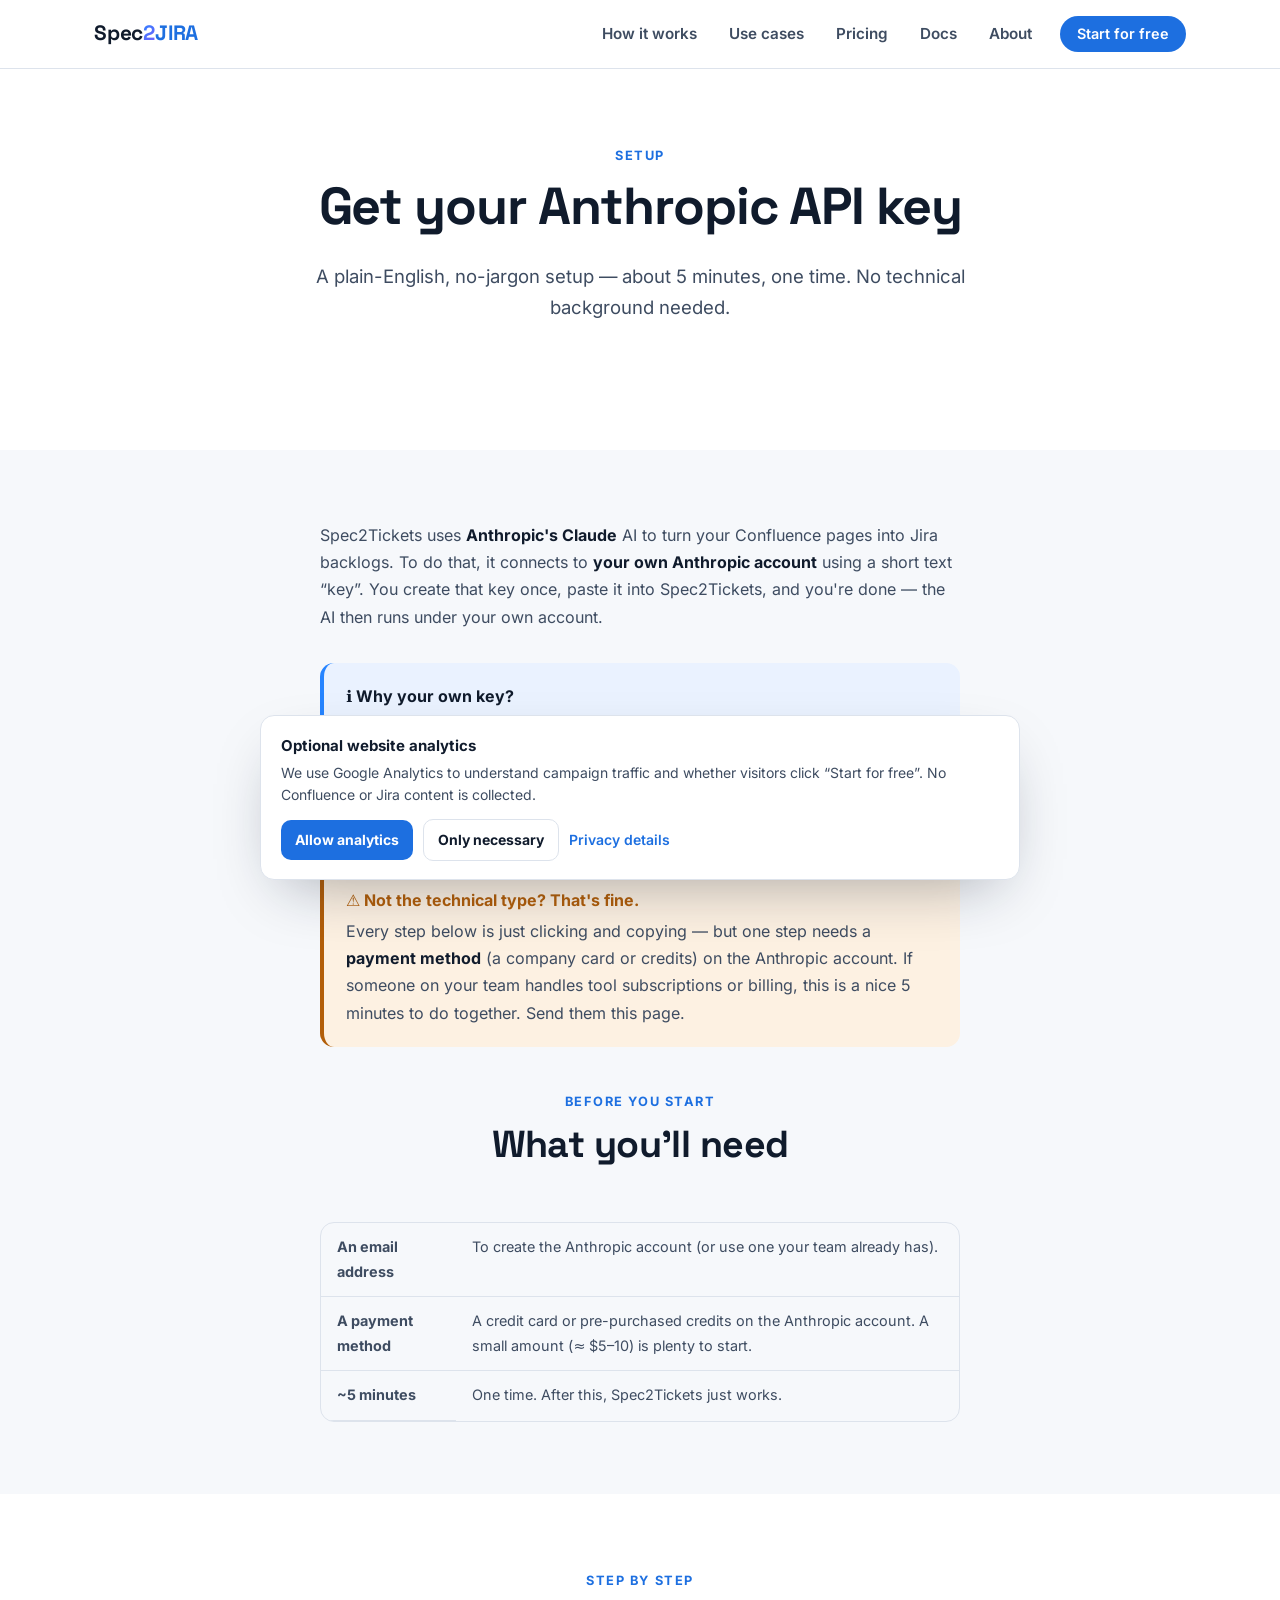
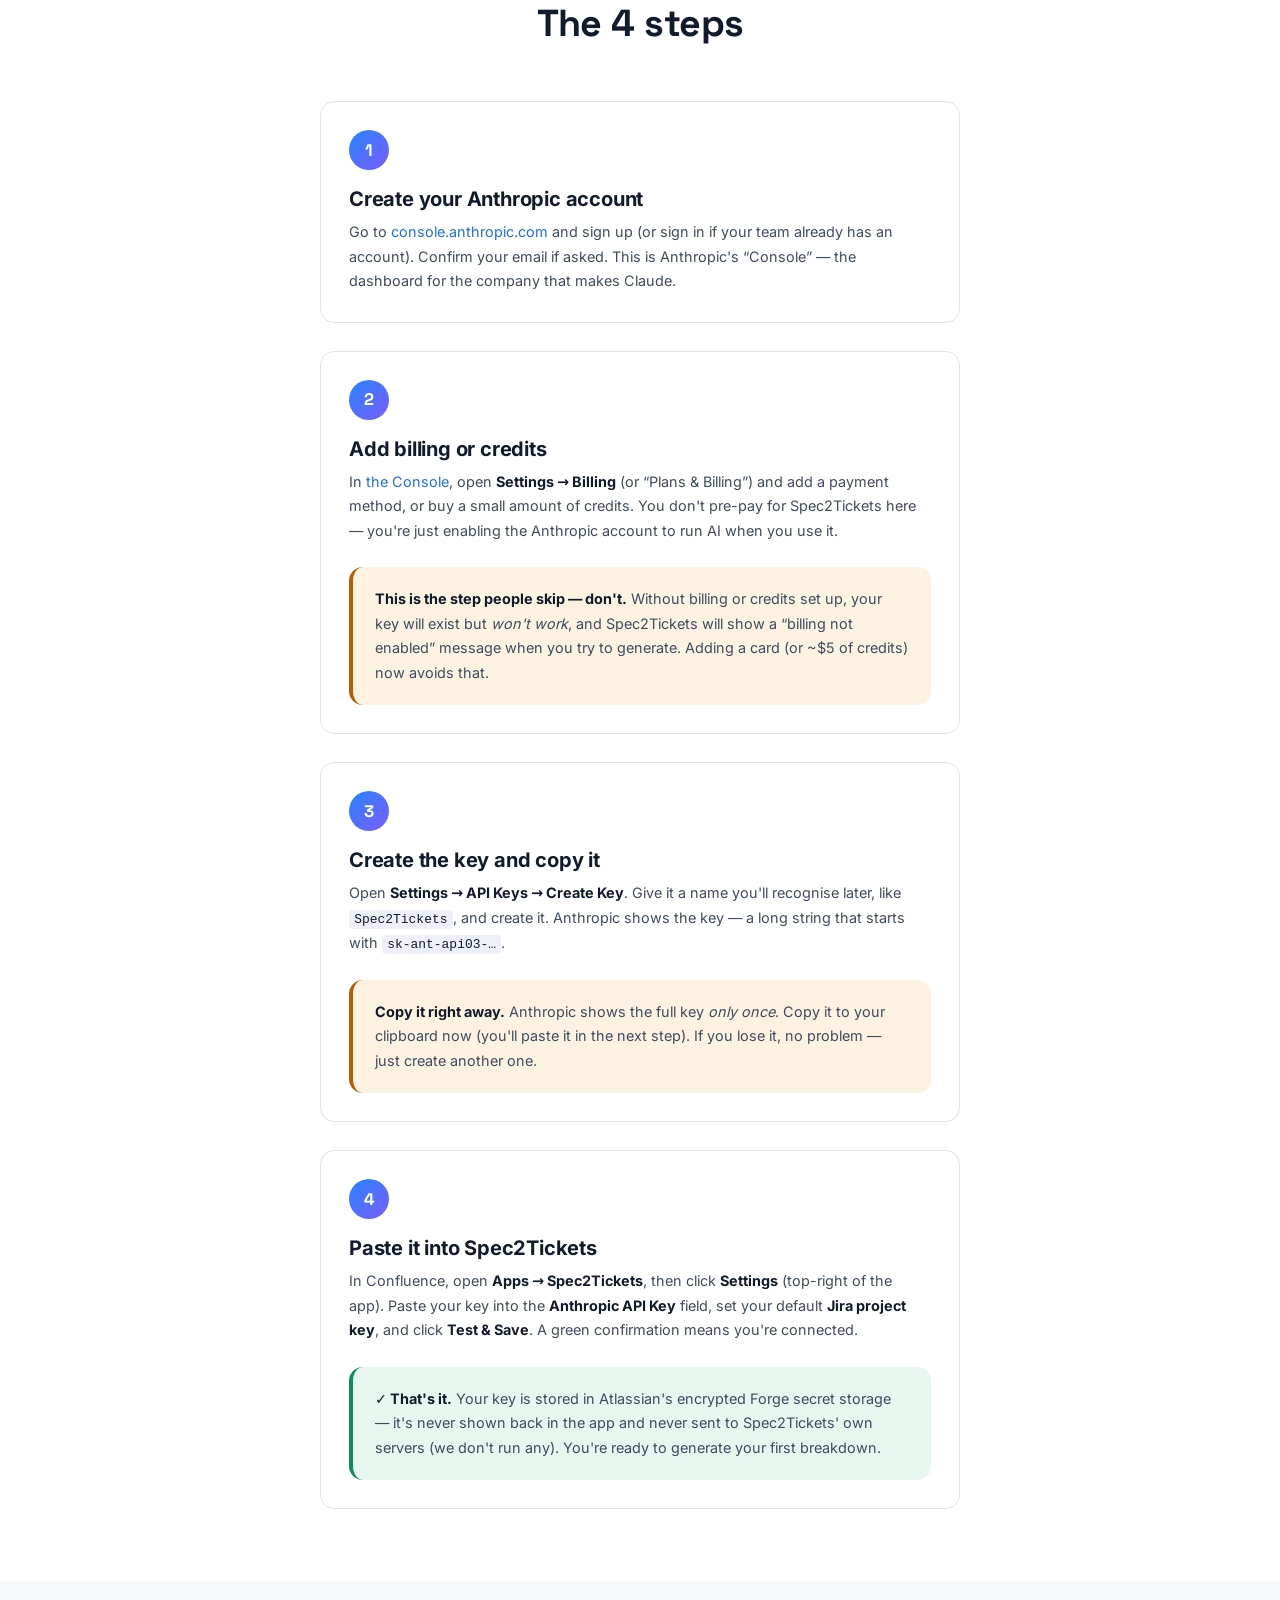
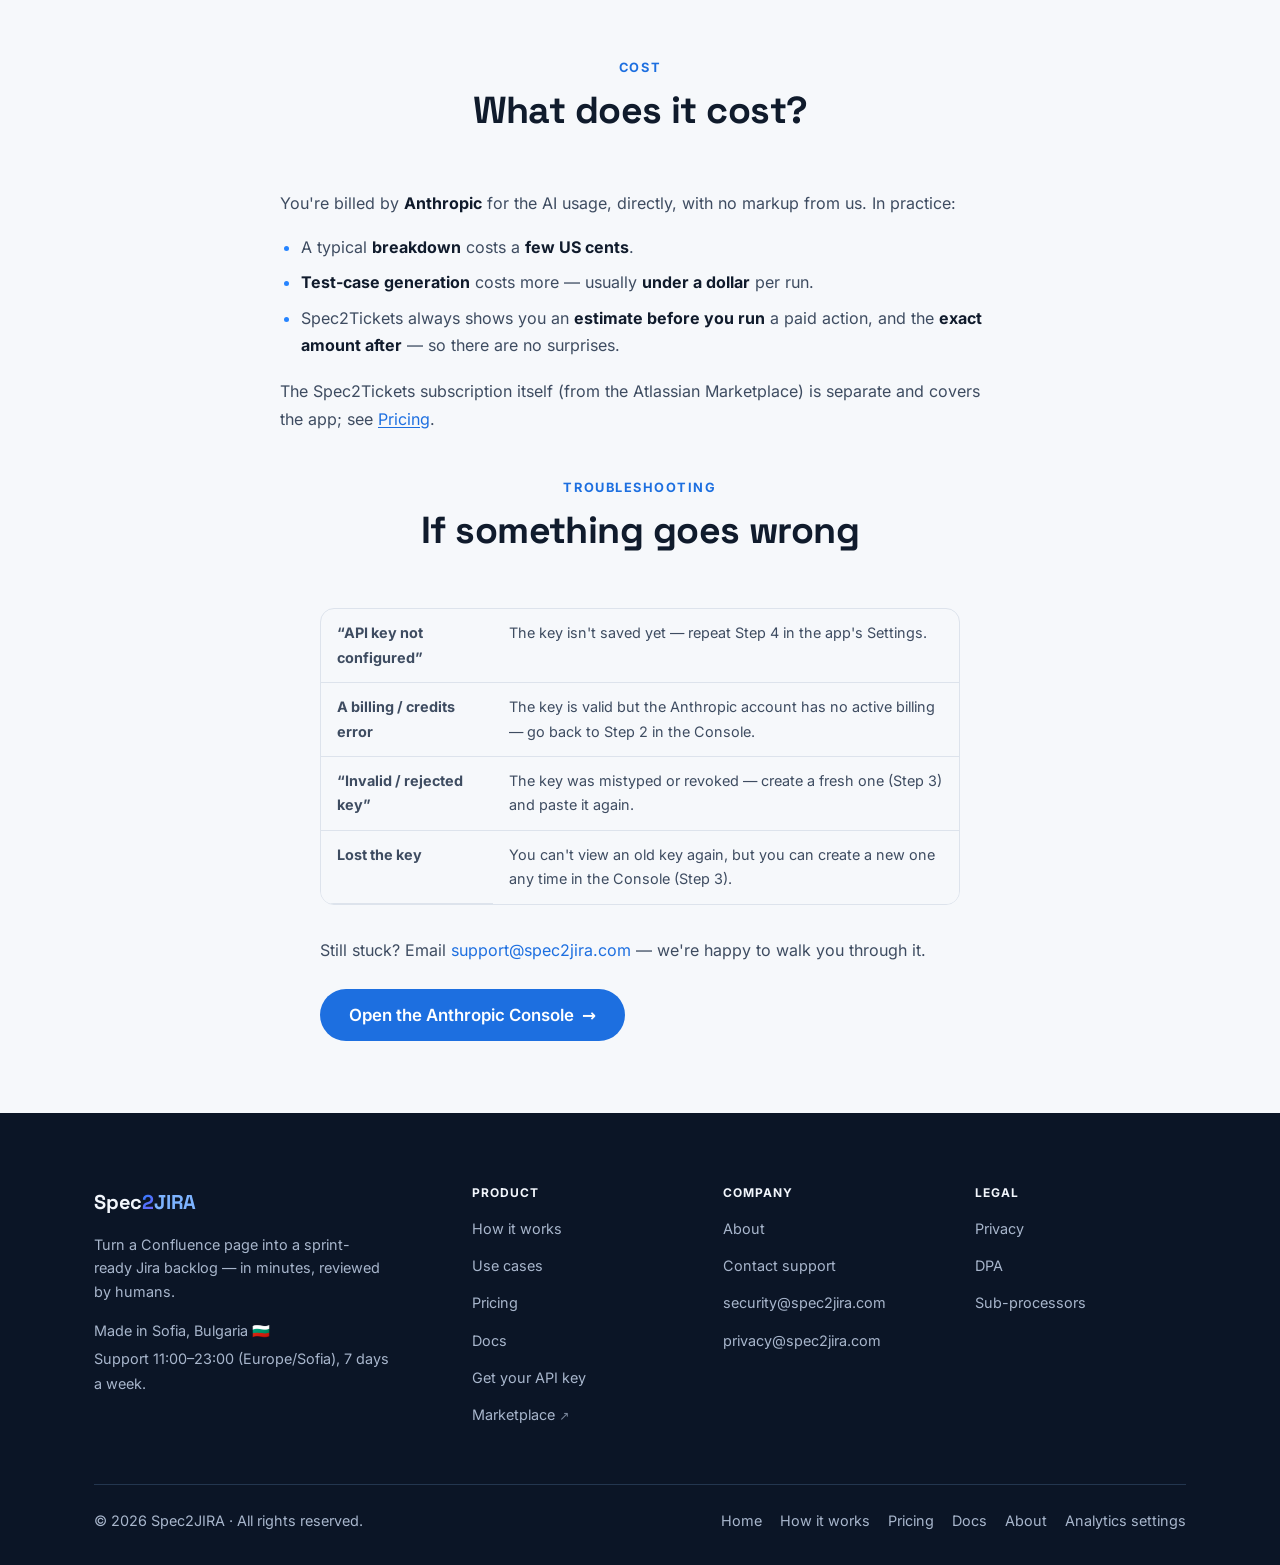
<file: get-api-key/index.html>
<!DOCTYPE html>
<html lang="en">
<head>
<meta charset="UTF-8">
<meta name="viewport" content="width=device-width, initial-scale=1.0">
<title>Get your Anthropic API key — Spec2Tickets for Confluence and Jira</title>
<meta name="description" content="A plain-English, step-by-step guide to creating your Anthropic API key for Spec2Tickets — no technical background needed. Create an account, add billing, copy the key, paste it into the app.">
<meta name="theme-color" content="#0B1526">
<link rel="canonical" href="https://spec2jira.com/get-api-key">
<link rel="icon" type="image/svg+xml" href="/favicon.svg">
<link rel="preload" href="/assets/fonts/space-grotesk-var-latin.woff2" as="font" type="font/woff2" crossorigin>
<link rel="preload" href="/assets/fonts/inter-var-latin.woff2" as="font" type="font/woff2" crossorigin>
<link rel="preload" href="/assets/css/site.css" as="style">
<link rel="stylesheet" href="/assets/css/site.css">
<meta property="og:type" content="website">
<meta property="og:site_name" content="Spec2Tickets">
<meta property="og:title" content="Get your Anthropic API key — step by step">
<meta property="og:description" content="A plain-English, no-jargon walkthrough to set up your own Anthropic API key for Spec2Tickets, in about 5 minutes.">
<meta property="og:url" content="https://spec2jira.com/get-api-key">
<meta property="og:image" content="https://spec2jira.com/og-image.png">
<meta property="og:image:width" content="1200">
<meta property="og:image:height" content="630">
<meta name="twitter:card" content="summary_large_image">
<meta name="twitter:title" content="Get your Anthropic API key — step by step">
<meta name="twitter:description" content="A plain-English, no-jargon walkthrough to set up your own Anthropic API key for Spec2Tickets, in about 5 minutes.">
<meta name="twitter:image" content="https://spec2jira.com/og-image.png">
<script src="/assets/js/site.js" defer></script>
</head>
<body>
<a class="skip-link" href="#main">Skip to content</a>

<!-- ==================================================================
     NAV  [component 1] — copied byte-identically to every page
     ================================================================== -->
<header class="site-header">
  <nav class="nav container" aria-label="Primary">
    <a class="nav-logo" href="/" aria-label="Spec2JIRA home">Spec<span class="l2">2</span><span class="ljira">JIRA</span></a>
    <button class="nav-toggle" type="button" aria-expanded="false" aria-controls="nav-menu" aria-label="Toggle menu">
      <span class="nav-toggle-bar"></span>
      <span class="nav-toggle-bar"></span>
      <span class="nav-toggle-bar"></span>
    </button>
    <div class="nav-menu" id="nav-menu">
      <a href="/how-it-works">How it works</a>
      <a href="/#use-cases">Use cases</a>
      <a href="/pricing">Pricing</a>
      <a href="/docs">Docs</a>
      <a href="/about">About</a>
      <a class="btn btn-primary btn-sm" href="https://marketplace.atlassian.com/apps/1475765564/spec2tickets-for-confluence-and-jira" target="_blank" rel="noopener">Start for free</a>
    </div>
  </nav>
</header>

<main id="main">

<!-- ===================== PAGE HEADER ===================== -->
<section class="section section--tight">
  <div class="container">
    <div class="section-head center">
      <span class="eyebrow">Setup</span>
      <h1>Get your Anthropic API key</h1>
      <p class="lead mt-3">A plain-English, no-jargon setup — about 5 minutes, one time. No technical background needed.</p>
    </div>
  </div>
</section>

<!-- ===================== INTRO + WHAT YOU'LL NEED ===================== -->
<section class="section section--tight section--alt">
  <div class="container">
    <div class="measure mx-auto">
      <p>Spec2Tickets uses <strong>Anthropic's Claude</strong> AI to turn your Confluence pages into Jira backlogs. To do that, it connects to <strong>your own Anthropic account</strong> using a short text “key”. You create that key once, paste it into Spec2Tickets, and you're done — the AI then runs under your own account.</p>

      <div class="callout mt-4">
        <strong class="callout-title"><span aria-hidden="true">ℹ</span> Why your own key?</strong>
        <p>It keeps you in control: your content is processed under <em>your</em> Anthropic agreement, and you pay Anthropic directly for AI usage (a few cents per breakdown) with <strong>no markup from us</strong>. We never see or store your key in readable form.</p>
      </div>

      <div class="callout warn mt-3">
        <strong class="callout-title"><span aria-hidden="true">⚠</span> Not the technical type? That's fine.</strong>
        <p>Every step below is just clicking and copying — but one step needs a <strong>payment method</strong> (a company card or credits) on the Anthropic account. If someone on your team handles tool subscriptions or billing, this is a nice 5 minutes to do together. Send them this page.</p>
      </div>
    </div>

    <div class="section-head center mt-5">
      <span class="eyebrow">Before you start</span>
      <h2>What you'll need</h2>
    </div>
    <div class="measure mx-auto">
      <div class="table-wrap">
        <table class="table">
          <tbody>
            <tr><th scope="row">An email address</th><td>To create the Anthropic account (or use one your team already has).</td></tr>
            <tr><th scope="row">A payment method</th><td>A credit card or pre-purchased credits on the Anthropic account. A small amount (≈ $5–10) is plenty to start.</td></tr>
            <tr><th scope="row">~5 minutes</th><td>One time. After this, Spec2Tickets just works.</td></tr>
          </tbody>
        </table>
      </div>
    </div>
  </div>
</section>

<!-- ===================== THE 4 STEPS ===================== -->
<section class="section section--tight">
  <div class="container">
    <div class="section-head center">
      <span class="eyebrow">Step by step</span>
      <h2>The 4 steps</h2>
    </div>
    <div class="measure mx-auto">
      <div class="grid">
        <div class="step-card reveal">
          <div class="step-num">1</div>
          <h3>Create your Anthropic account</h3>
          <p>Go to <a href="https://console.anthropic.com" target="_blank" rel="noopener">console.anthropic.com</a> and sign up (or sign in if your team already has an account). Confirm your email if asked. This is Anthropic's “Console” — the dashboard for the company that makes Claude.</p>
        </div>

        <div class="step-card reveal">
          <div class="step-num">2</div>
          <h3>Add billing or credits</h3>
          <p>In <a href="https://console.anthropic.com" target="_blank" rel="noopener">the Console</a>, open <strong>Settings → Billing</strong> (or “Plans &amp; Billing”) and add a payment method, or buy a small amount of credits. You don't pre-pay for Spec2Tickets here — you're just enabling the Anthropic account to run AI when you use it.</p>
          <div class="callout warn mt-3">
            <p><strong>This is the step people skip — don't.</strong> Without billing or credits set up, your key will exist but <em>won't work</em>, and Spec2Tickets will show a “billing not enabled” message when you try to generate. Adding a card (or ~$5 of credits) now avoids that.</p>
          </div>
        </div>

        <div class="step-card reveal">
          <div class="step-num">3</div>
          <h3>Create the key and copy it</h3>
          <p>Open <strong>Settings → API Keys → Create Key</strong>. Give it a name you'll recognise later, like <code>Spec2Tickets</code>, and create it. Anthropic shows the key — a long string that starts with <code>sk-ant-api03-…</code>.</p>
          <div class="callout warn mt-3">
            <p><strong>Copy it right away.</strong> Anthropic shows the full key <em>only once</em>. Copy it to your clipboard now (you'll paste it in the next step). If you lose it, no problem — just create another one.</p>
          </div>
        </div>

        <div class="step-card reveal">
          <div class="step-num">4</div>
          <h3>Paste it into Spec2Tickets</h3>
          <p>In Confluence, open <strong>Apps → Spec2Tickets</strong>, then click <strong>Settings</strong> (top-right of the app). Paste your key into the <strong>Anthropic API Key</strong> field, set your default <strong>Jira project key</strong>, and click <strong>Test &amp; Save</strong>. A green confirmation means you're connected.</p>
          <div class="callout ok mt-3">
            <p><strong><span aria-hidden="true">✓</span> That's it.</strong> Your key is stored in Atlassian's encrypted Forge secret storage — it's never shown back in the app and never sent to Spec2Tickets' own servers (we don't run any). You're ready to generate your first breakdown.</p>
          </div>
        </div>
      </div>
    </div>
  </div>
</section>

<!-- ===================== COST + TROUBLESHOOTING ===================== -->
<section class="section section--tight section--alt">
  <div class="container">
    <div class="section-head center">
      <span class="eyebrow">Cost</span>
      <h2>What does it cost?</h2>
    </div>
    <div class="prose mx-auto">
      <p>You're billed by <strong>Anthropic</strong> for the AI usage, directly, with no markup from us. In practice:</p>
      <ul>
        <li>A typical <strong>breakdown</strong> costs a <strong>few US cents</strong>.</li>
        <li><strong>Test-case generation</strong> costs more — usually <strong>under a dollar</strong> per run.</li>
        <li>Spec2Tickets always shows you an <strong>estimate before you run</strong> a paid action, and the <strong>exact amount after</strong> — so there are no surprises.</li>
      </ul>
      <p>The Spec2Tickets subscription itself (from the Atlassian Marketplace) is separate and covers the app; see <a href="/pricing">Pricing</a>.</p>
    </div>

    <div class="section-head center mt-5">
      <span class="eyebrow">Troubleshooting</span>
      <h2>If something goes wrong</h2>
    </div>
    <div class="measure mx-auto">
      <div class="table-wrap">
        <table class="table">
          <tbody>
            <tr><th scope="row">“API key not configured”</th><td>The key isn't saved yet — repeat Step 4 in the app's Settings.</td></tr>
            <tr><th scope="row">A billing / credits error</th><td>The key is valid but the Anthropic account has no active billing — go back to Step 2 in the Console.</td></tr>
            <tr><th scope="row">“Invalid / rejected key”</th><td>The key was mistyped or revoked — create a fresh one (Step 3) and paste it again.</td></tr>
            <tr><th scope="row">Lost the key</th><td>You can't view an old key again, but you can create a new one any time in the Console (Step 3).</td></tr>
          </tbody>
        </table>
      </div>

      <p class="mt-4">Still stuck? Email <a href="mailto:support@spec2jira.com">support@spec2jira.com</a> — we're happy to walk you through it.</p>
      <p class="mt-3"><a class="btn btn-primary btn-lg" href="https://console.anthropic.com" target="_blank" rel="noopener">Open the Anthropic Console <span aria-hidden="true">→</span></a></p>
    </div>
  </div>
</section>

</main>

<!-- ==================================================================
     FOOTER  [component 21] — copied byte-identically to every page
     ================================================================== -->
<footer class="site-footer">
  <div class="container">
    <div class="footer-grid">
      <div class="footer-brand">
        <a class="nav-logo" href="/" aria-label="Spec2JIRA home">Spec<span class="l2">2</span><span class="ljira">JIRA</span></a>
        <p class="footer-tagline">Turn a Confluence page into a sprint-ready Jira backlog — in minutes, reviewed by humans.</p>
        <p class="footer-meta">
          Made in Sofia, Bulgaria 🇧🇬
          <span>Support 11:00–23:00 (Europe/Sofia), 7 days a week.</span>
        </p>
      </div>
      <div class="footer-col">
        <h3>Product</h3>
        <ul>
          <li><a href="/how-it-works">How it works</a></li>
          <li><a href="/#use-cases">Use cases</a></li>
          <li><a href="/pricing">Pricing</a></li>
          <li><a href="/docs">Docs</a></li>
          <li><a href="/get-api-key">Get your API key</a></li>
          <li><a href="https://marketplace.atlassian.com/apps/1475765564/spec2tickets-for-confluence-and-jira" target="_blank" rel="noopener">Marketplace <span class="ext" aria-hidden="true">↗</span></a></li>
        </ul>
      </div>
      <div class="footer-col">
        <h3>Company</h3>
        <ul>
          <li><a href="/about">About</a></li>
          <li><a href="mailto:support@spec2jira.com">Contact support</a></li>
          <li><a href="mailto:security@spec2jira.com">security@spec2jira.com</a></li>
          <li><a href="mailto:privacy@spec2jira.com">privacy@spec2jira.com</a></li>
        </ul>
      </div>
      <div class="footer-col">
        <h3>Legal</h3>
        <ul>
          <li><a href="/privacy">Privacy</a></li>
          <li><a href="/dpa">DPA</a></li>
          <li><a href="/subprocessors">Sub-processors</a></li>
        </ul>
      </div>
    </div>
    <div class="footer-bottom">
      <span>&copy; <span id="year">2026</span> Spec2JIRA &middot; All rights reserved.</span>
      <nav aria-label="Footer">
        <a href="/">Home</a>
        <a href="/how-it-works">How it works</a>
        <a href="/pricing">Pricing</a>
        <a href="/docs">Docs</a>
        <a href="/about">About</a>
      </nav>
    </div>
  </div>
</footer>

</body>
</html>
</file>
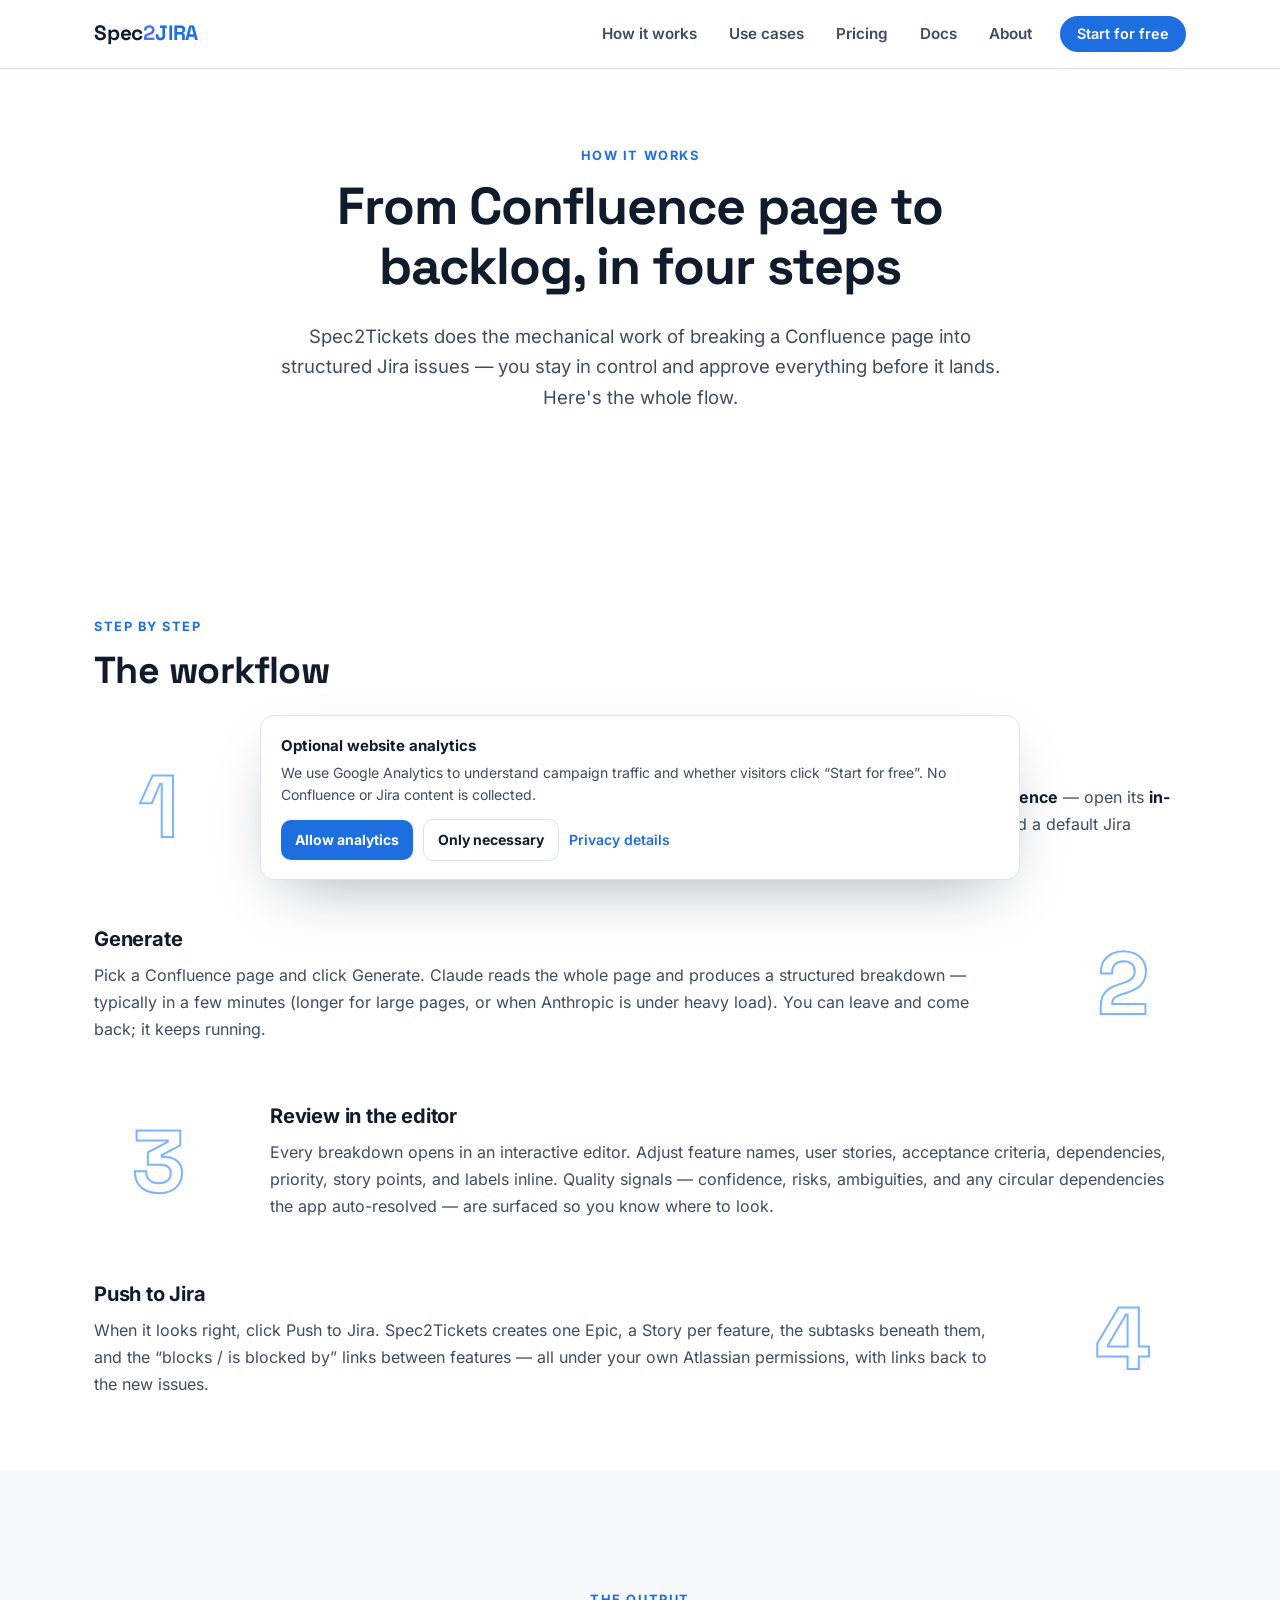
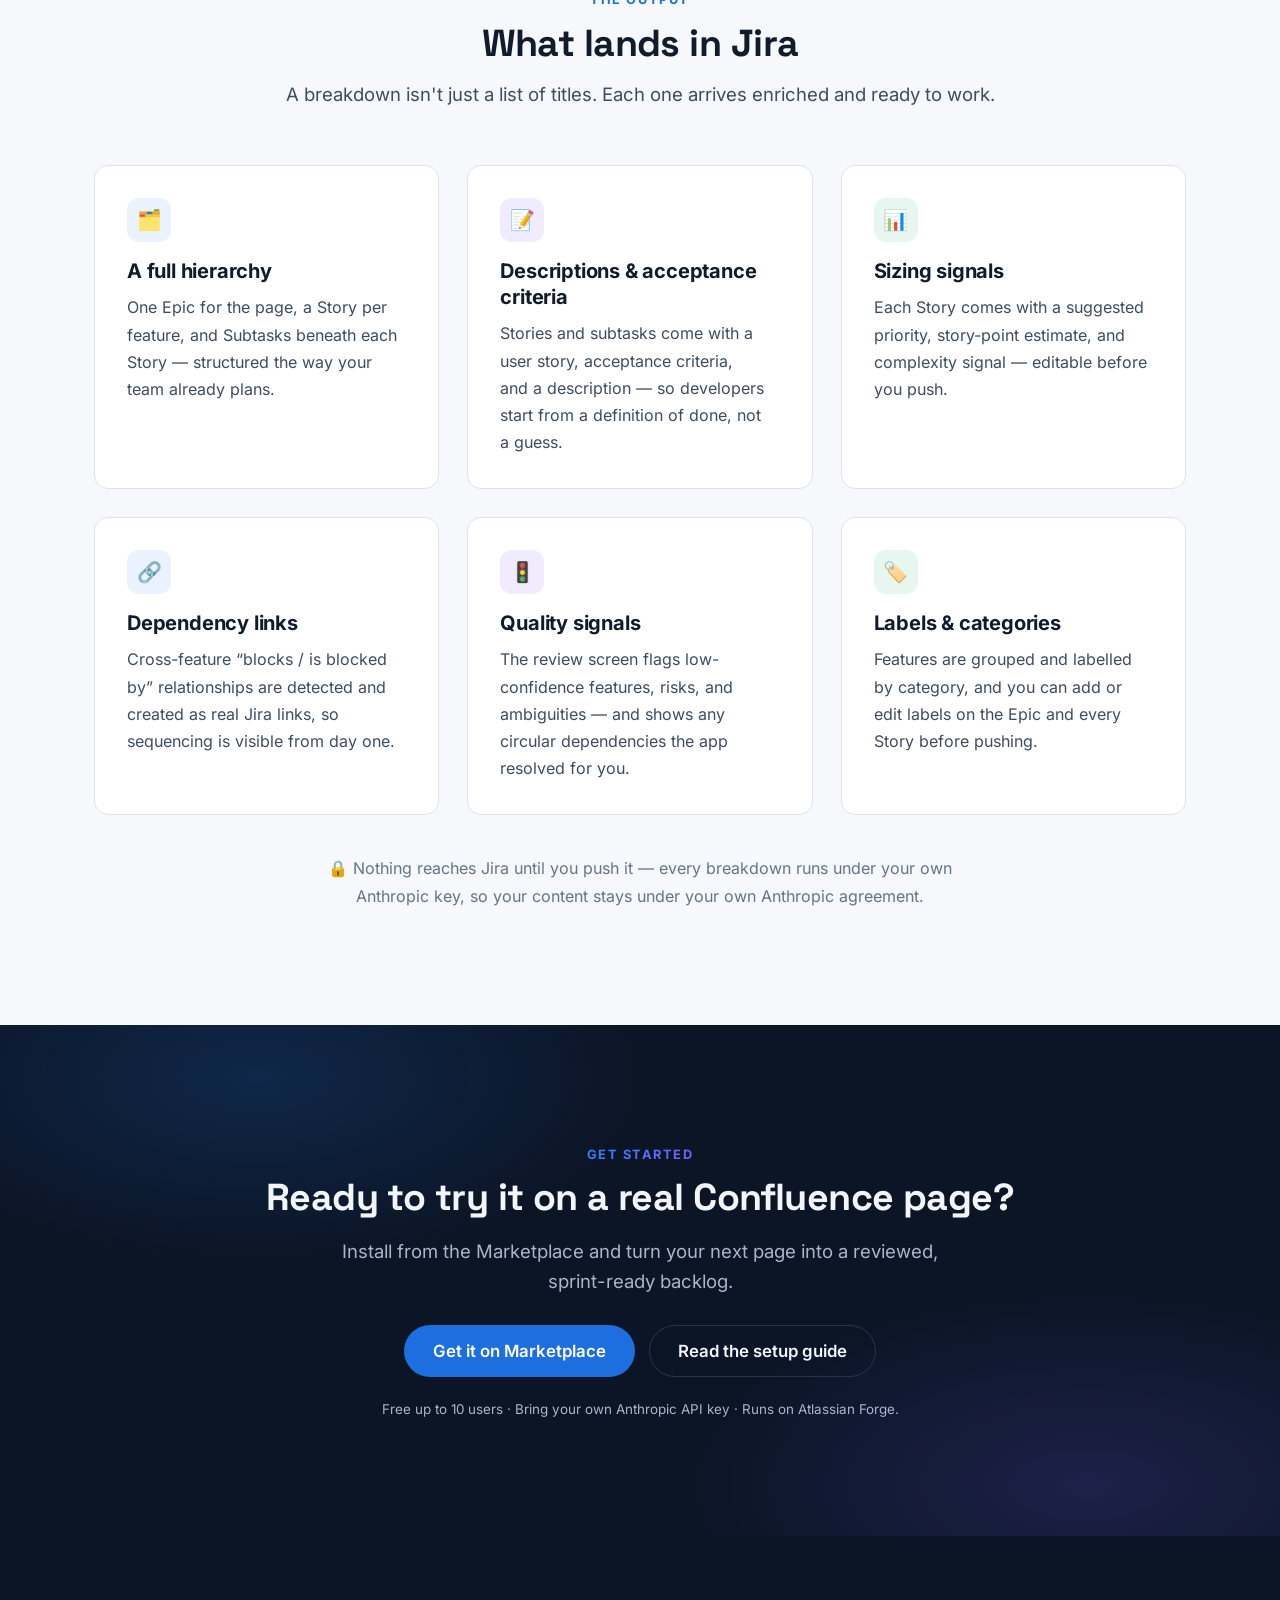
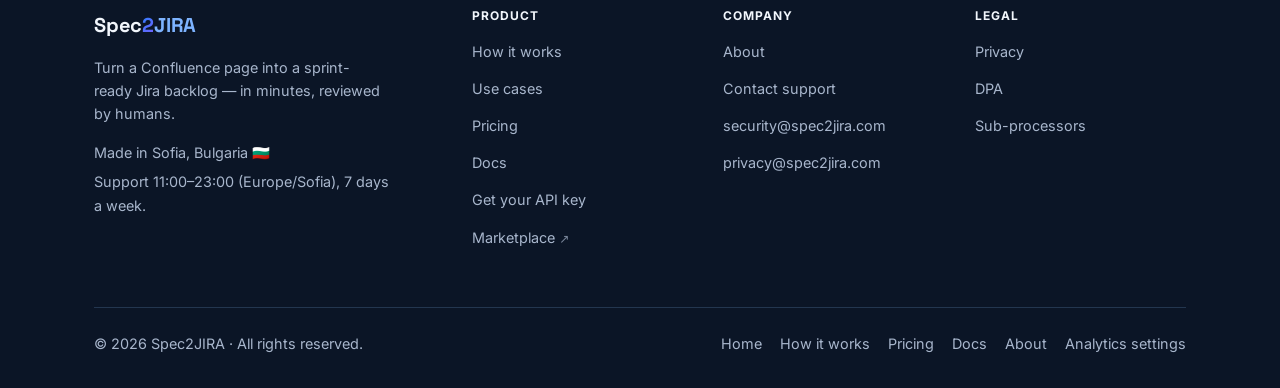
<file: how-it-works/index.html>
<!DOCTYPE html>
<html lang="en">
<head>
<meta charset="UTF-8">
<meta name="viewport" content="width=device-width, initial-scale=1.0">
<title>How it works — Spec2Tickets for Confluence and Jira</title>
<meta name="description" content="How Spec2Tickets works: install from the Atlassian Marketplace, generate a structured breakdown from a Confluence page with Anthropic's Claude, review and edit it, then push the Epic, stories, subtasks, and dependency links to Jira.">
<meta name="theme-color" content="#0B1526">
<link rel="canonical" href="https://spec2jira.com/how-it-works">
<link rel="icon" type="image/svg+xml" href="/favicon.svg">
<link rel="preload" href="/assets/fonts/space-grotesk-var-latin.woff2" as="font" type="font/woff2" crossorigin>
<link rel="preload" href="/assets/fonts/inter-var-latin.woff2" as="font" type="font/woff2" crossorigin>
<link rel="preload" href="/assets/css/site.css" as="style">
<link rel="stylesheet" href="/assets/css/site.css">
<meta property="og:type" content="website">
<meta property="og:site_name" content="Spec2Tickets">
<meta property="og:title" content="How it works — Spec2Tickets for Confluence and Jira">
<meta property="og:description" content="How Spec2Tickets works: install from the Atlassian Marketplace, generate a structured breakdown from a Confluence page with Anthropic's Claude, review and edit it, then push the Epic, stories, subtasks, and dependency links to Jira.">
<meta property="og:url" content="https://spec2jira.com/how-it-works">
<meta property="og:image" content="https://spec2jira.com/og-image.png">
<meta property="og:image:width" content="1200">
<meta property="og:image:height" content="630">
<meta name="twitter:card" content="summary_large_image">
<meta name="twitter:title" content="How it works — Spec2Tickets for Confluence and Jira">
<meta name="twitter:description" content="How Spec2Tickets works: install from the Atlassian Marketplace, generate a structured breakdown from a Confluence page with Anthropic's Claude, review and edit it, then push the Epic, stories, subtasks, and dependency links to Jira.">
<meta name="twitter:image" content="https://spec2jira.com/og-image.png">
<style>
  /* how-it-works only: large alternating workflow rows. site.css .step-row is a
     compact 4-up vertical component; no left/right multi-row layout exists in the
     frozen stylesheet, so this ~16-line block composes one from design tokens. */
  .workflow { display: flex; flex-direction: column; gap: clamp(2.25rem, 5vw, 3.75rem); }
  .wf-row { display: grid; grid-template-columns: clamp(70px, 12vw, 128px) 1fr; gap: clamp(1.25rem, 4vw, 3rem); align-items: center; }
  .wf-num { font-weight: 800; line-height: 1; letter-spacing: -0.03em; font-size: clamp(3.4rem, 8vw, 5.5rem); color: transparent; -webkit-text-stroke: 2px var(--blue-300); text-align: center; }
  .wf-text h3 { margin-bottom: 10px; }
  .wf-text p { color: var(--text-700); }
  @media (min-width: 721px) {
    .wf-row:nth-child(even) { grid-template-columns: 1fr clamp(70px, 12vw, 128px); }
    .wf-row:nth-child(even) .wf-num { order: 2; }
  }
</style>
<script src="/assets/js/site.js" defer></script>
</head>
<body>
<a class="skip-link" href="#main">Skip to content</a>

<!-- ==================================================================
     NAV  [component 1] — copied byte-identically to every page
     ================================================================== -->
<header class="site-header">
  <nav class="nav container" aria-label="Primary">
    <a class="nav-logo" href="/" aria-label="Spec2JIRA home">Spec<span class="l2">2</span><span class="ljira">JIRA</span></a>
    <button class="nav-toggle" type="button" aria-expanded="false" aria-controls="nav-menu" aria-label="Toggle menu">
      <span class="nav-toggle-bar"></span>
      <span class="nav-toggle-bar"></span>
      <span class="nav-toggle-bar"></span>
    </button>
    <div class="nav-menu" id="nav-menu">
      <a href="/how-it-works">How it works</a>
      <a href="/#use-cases">Use cases</a>
      <a href="/pricing">Pricing</a>
      <a href="/docs">Docs</a>
      <a href="/about">About</a>
      <a class="btn btn-primary btn-sm" href="https://marketplace.atlassian.com/apps/1475765564/spec2tickets-for-confluence-and-jira" target="_blank" rel="noopener">Start for free</a>
    </div>
  </nav>
</header>

<main id="main">

<!-- ===================== PAGE HEADER ===================== -->
<section class="section section--tight">
  <div class="container">
    <div class="section-head center">
      <span class="eyebrow">How it works</span>
      <h1>From Confluence page to backlog, in four steps</h1>
      <p class="lead mt-3">Spec2Tickets does the mechanical work of breaking a Confluence page into structured Jira issues — you stay in control and approve everything before it lands. Here's the whole flow.</p>
    </div>
  </div>
</section>

<!-- ===================== THE WORKFLOW ===================== -->
<section class="section section--tight">
  <div class="container">
    <div class="section-head">
      <span class="eyebrow">Step by step</span>
      <h2>The workflow</h2>
    </div>
    <div class="workflow">
      <div class="wf-row reveal">
        <div class="wf-num" aria-hidden="true">1</div>
        <div class="wf-text">
          <h3>Install &amp; configure</h3>
          <p>Add Spec2Tickets from the Atlassian Marketplace. After installing, it opens as a page inside <strong>Confluence</strong> — open its <strong>in-app Settings</strong> from there (no digging through Atlassian's admin) to paste your Anthropic API key and a default Jira project key. About five minutes — no servers, no infrastructure.</p>
        </div>
      </div>
      <div class="wf-row reveal">
        <div class="wf-num" aria-hidden="true">2</div>
        <div class="wf-text">
          <h3>Generate</h3>
          <p>Pick a Confluence page and click Generate. Claude reads the whole page and produces a structured breakdown — typically in a few minutes (longer for large pages, or when Anthropic is under heavy load). You can leave and come back; it keeps running.</p>
        </div>
      </div>
      <div class="wf-row reveal">
        <div class="wf-num" aria-hidden="true">3</div>
        <div class="wf-text">
          <h3>Review in the editor</h3>
          <p>Every breakdown opens in an interactive editor. Adjust feature names, user stories, acceptance criteria, dependencies, priority, story points, and labels inline. Quality signals — confidence, risks, ambiguities, and any circular dependencies the app auto-resolved — are surfaced so you know where to look.</p>
        </div>
      </div>
      <div class="wf-row reveal">
        <div class="wf-num" aria-hidden="true">4</div>
        <div class="wf-text">
          <h3>Push to Jira</h3>
          <p>When it looks right, click Push to Jira. Spec2Tickets creates one Epic, a Story per feature, the subtasks beneath them, and the “blocks / is blocked by” links between features — all under your own Atlassian permissions, with links back to the new issues.</p>
        </div>
      </div>
    </div>
  </div>
</section>

<!-- ===================== WHAT LANDS IN JIRA ===================== -->
<section class="section section--alt">
  <div class="container">
    <div class="section-head center">
      <span class="eyebrow">The output</span>
      <h2>What lands in Jira</h2>
      <p class="lead">A breakdown isn't just a list of titles. Each one arrives enriched and ready to work.</p>
    </div>
    <div class="grid grid-3">
      <div class="card reveal">
        <div class="icon-chip" aria-hidden="true">🗂️</div>
        <h3>A full hierarchy</h3>
        <p>One Epic for the page, a Story per feature, and Subtasks beneath each Story — structured the way your team already plans.</p>
      </div>
      <div class="card reveal delay-1">
        <div class="icon-chip violet" aria-hidden="true">📝</div>
        <h3>Descriptions &amp; acceptance criteria</h3>
        <p>Stories and subtasks come with a user story, acceptance criteria, and a description — so developers start from a definition of done, not a guess.</p>
      </div>
      <div class="card reveal delay-2">
        <div class="icon-chip ok" aria-hidden="true">📊</div>
        <h3>Sizing signals</h3>
        <p>Each Story comes with a suggested priority, story-point estimate, and complexity signal — editable before you push.</p>
      </div>
      <div class="card reveal">
        <div class="icon-chip" aria-hidden="true">🔗</div>
        <h3>Dependency links</h3>
        <p>Cross-feature “blocks / is blocked by” relationships are detected and created as real Jira links, so sequencing is visible from day one.</p>
      </div>
      <div class="card reveal delay-1">
        <div class="icon-chip violet" aria-hidden="true">🚦</div>
        <h3>Quality signals</h3>
        <p>The review screen flags low-confidence features, risks, and ambiguities — and shows any circular dependencies the app resolved for you.</p>
      </div>
      <div class="card reveal delay-2">
        <div class="icon-chip ok" aria-hidden="true">🏷️</div>
        <h3>Labels &amp; categories</h3>
        <p>Features are grouped and labelled by category, and you can add or edit labels on the Epic and every Story before pushing.</p>
      </div>
    </div>
    <p class="muted text-center measure mx-auto mt-5 reveal"><span aria-hidden="true">🔒</span> Nothing reaches Jira until you push it — every breakdown runs under your own Anthropic key, so your content stays under your own Anthropic agreement.</p>
  </div>
</section>

<!-- ========================= FINAL CTA ======================== -->
<section class="section cta-final">
  <div class="container">
    <span class="eyebrow">Get started</span>
    <h2>Ready to try it on a real Confluence page?</h2>
    <p class="lead">Install from the Marketplace and turn your next page into a reviewed, sprint-ready backlog.</p>
    <div class="hero-cta">
      <a class="btn btn-primary btn-lg" href="https://marketplace.atlassian.com/apps/1475765564/spec2tickets-for-confluence-and-jira" target="_blank" rel="noopener">Get it on Marketplace</a>
      <a class="btn btn-ghost btn-lg on-dark" href="/docs">Read the setup guide</a>
    </div>
    <p class="cta-note">Free up to 10 users &middot; Bring your own Anthropic API key &middot; Runs on Atlassian Forge.</p>
  </div>
</section>

</main>

<!-- ==================================================================
     FOOTER  [component 21] — copied byte-identically to every page
     ================================================================== -->
<footer class="site-footer">
  <div class="container">
    <div class="footer-grid">
      <div class="footer-brand">
        <a class="nav-logo" href="/" aria-label="Spec2JIRA home">Spec<span class="l2">2</span><span class="ljira">JIRA</span></a>
        <p class="footer-tagline">Turn a Confluence page into a sprint-ready Jira backlog — in minutes, reviewed by humans.</p>
        <p class="footer-meta">
          Made in Sofia, Bulgaria 🇧🇬
          <span>Support 11:00–23:00 (Europe/Sofia), 7 days a week.</span>
        </p>
      </div>
      <div class="footer-col">
        <h3>Product</h3>
        <ul>
          <li><a href="/how-it-works">How it works</a></li>
          <li><a href="/#use-cases">Use cases</a></li>
          <li><a href="/pricing">Pricing</a></li>
          <li><a href="/docs">Docs</a></li>
          <li><a href="/get-api-key">Get your API key</a></li>
          <li><a href="https://marketplace.atlassian.com/apps/1475765564/spec2tickets-for-confluence-and-jira" target="_blank" rel="noopener">Marketplace <span class="ext" aria-hidden="true">↗</span></a></li>
        </ul>
      </div>
      <div class="footer-col">
        <h3>Company</h3>
        <ul>
          <li><a href="/about">About</a></li>
          <li><a href="mailto:support@spec2jira.com">Contact support</a></li>
          <li><a href="mailto:security@spec2jira.com">security@spec2jira.com</a></li>
          <li><a href="mailto:privacy@spec2jira.com">privacy@spec2jira.com</a></li>
        </ul>
      </div>
      <div class="footer-col">
        <h3>Legal</h3>
        <ul>
          <li><a href="/privacy">Privacy</a></li>
          <li><a href="/dpa">DPA</a></li>
          <li><a href="/subprocessors">Sub-processors</a></li>
        </ul>
      </div>
    </div>
    <div class="footer-bottom">
      <span>&copy; <span id="year">2026</span> Spec2JIRA &middot; All rights reserved.</span>
      <nav aria-label="Footer">
        <a href="/">Home</a>
        <a href="/how-it-works">How it works</a>
        <a href="/pricing">Pricing</a>
        <a href="/docs">Docs</a>
        <a href="/about">About</a>
      </nav>
    </div>
  </div>
</footer>

</body>
</html>
</file>
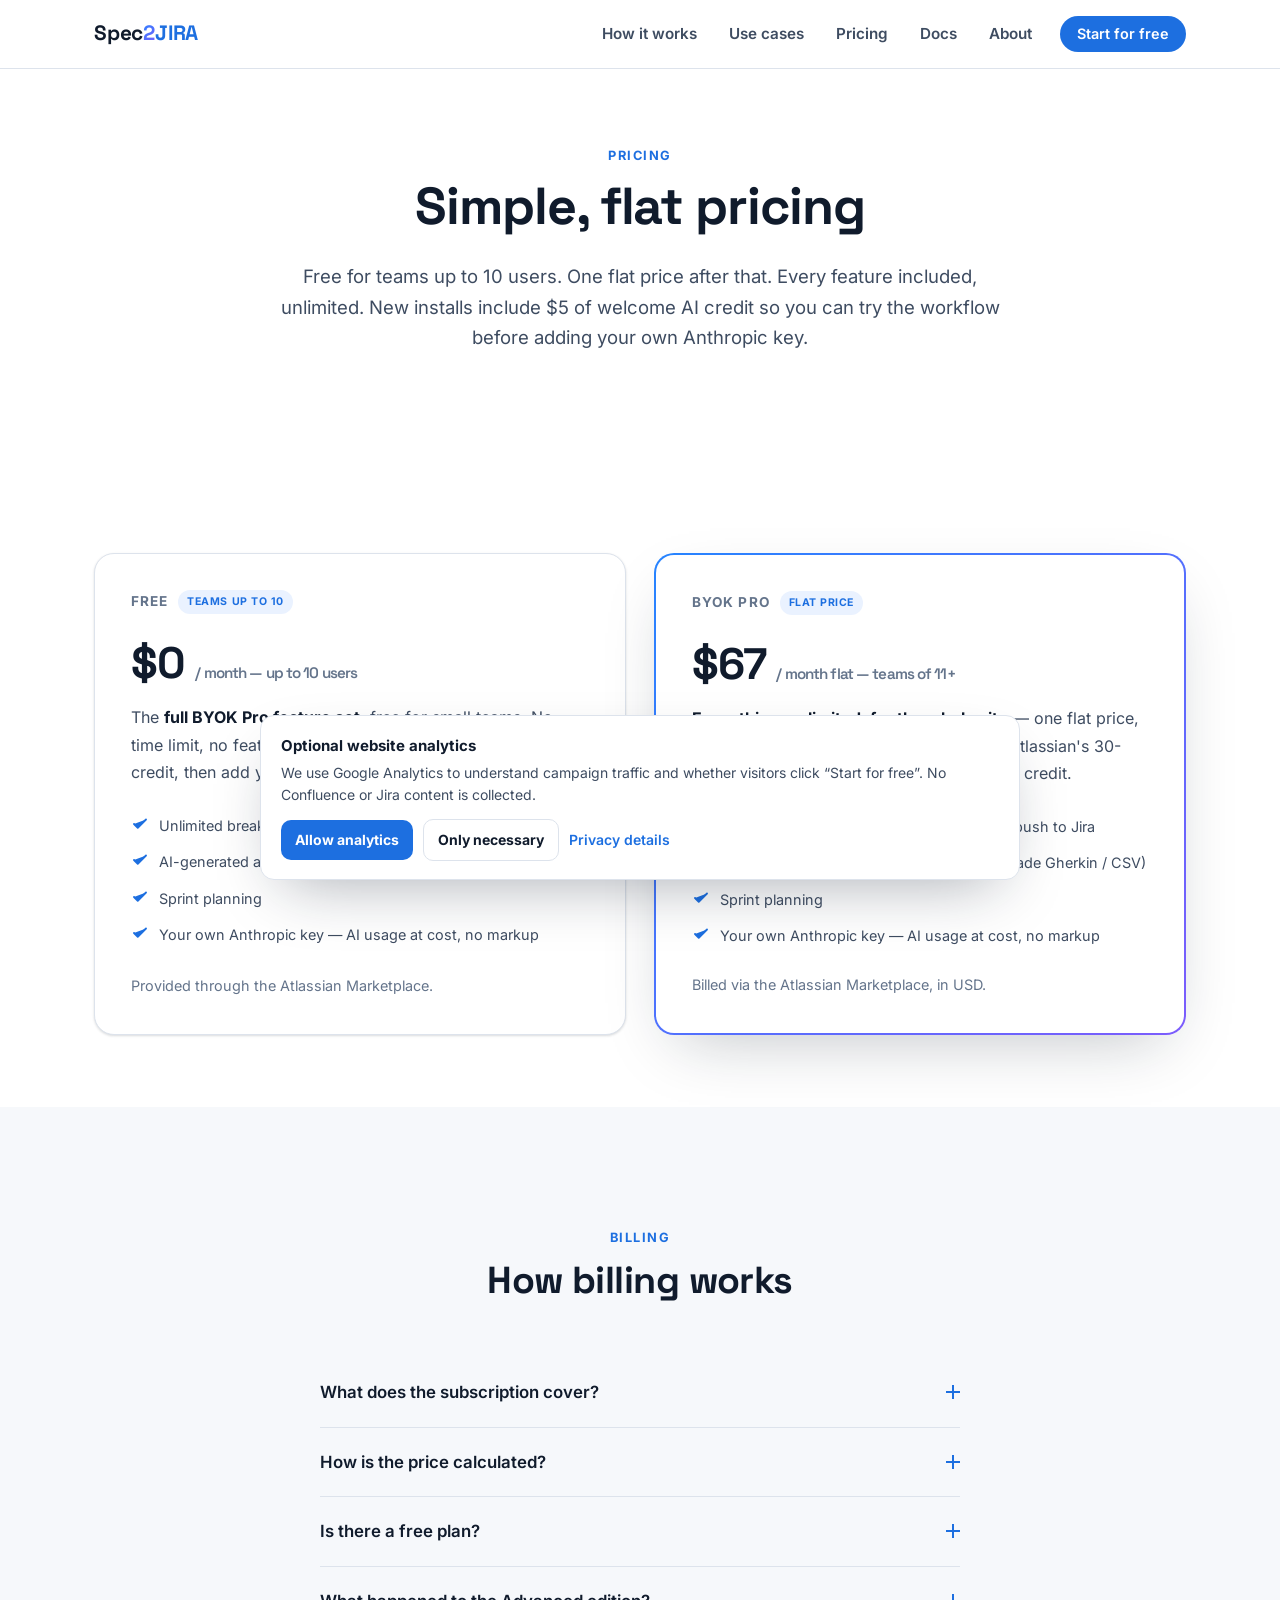
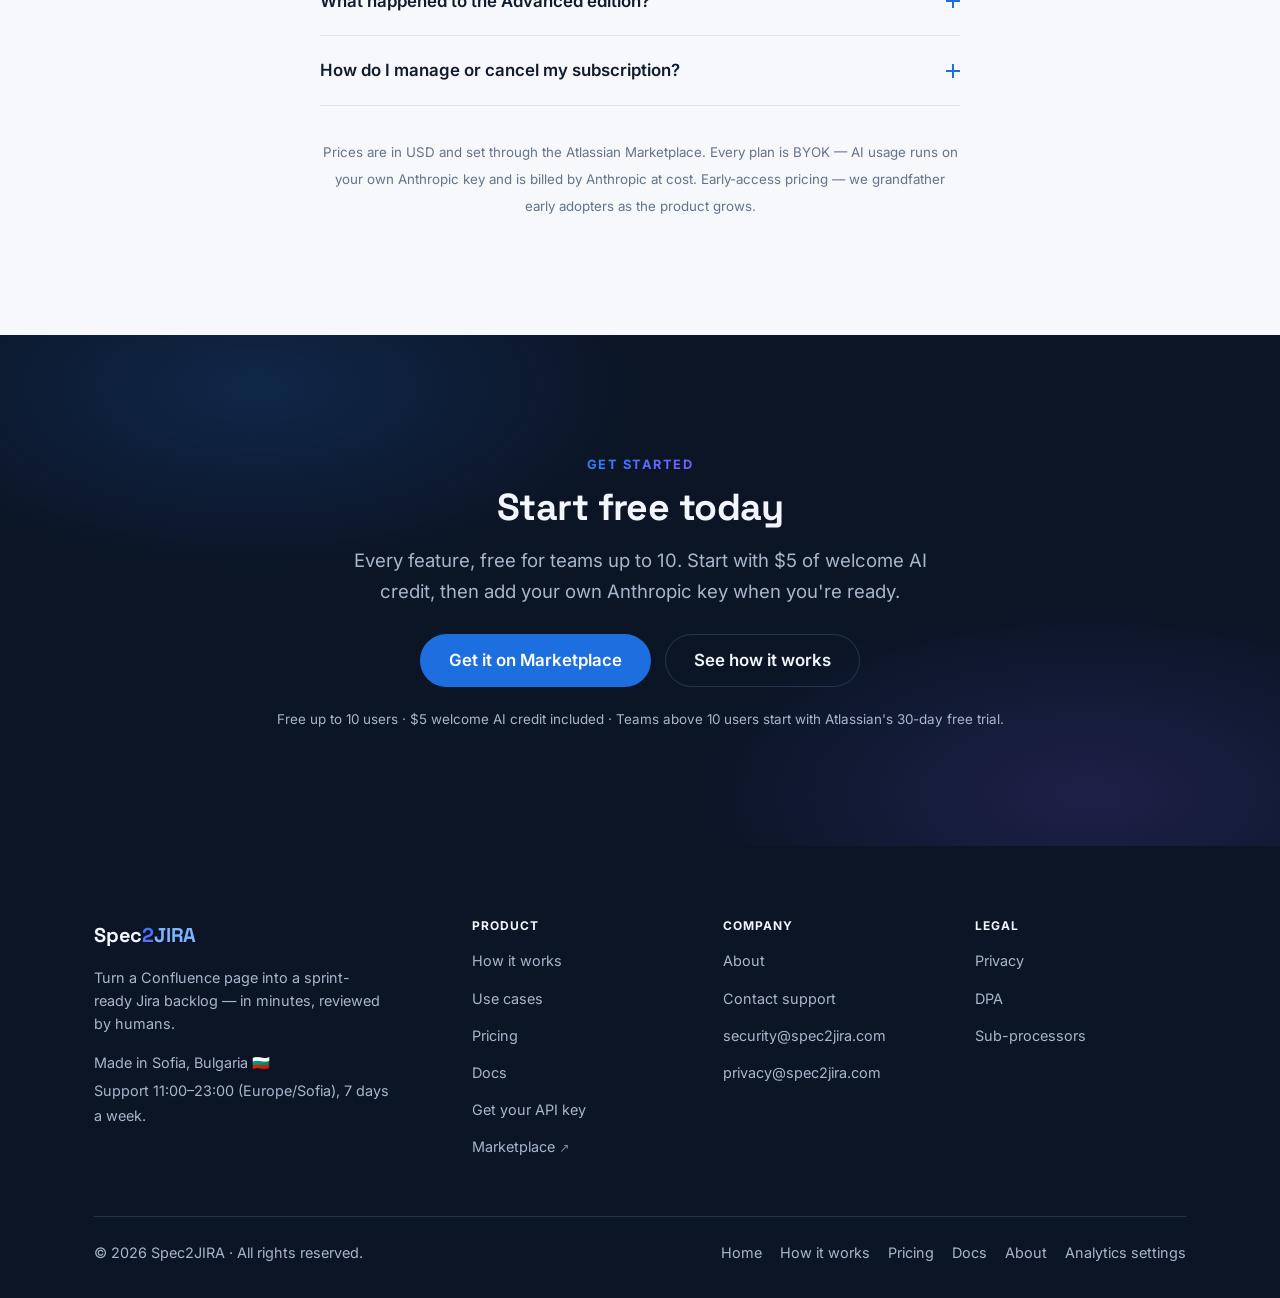
<file: pricing/index.html>
<!DOCTYPE html>
<html lang="en">
<head>
<meta charset="UTF-8">
<meta name="viewport" content="width=device-width, initial-scale=1.0">
<title>Pricing — Spec2Tickets for Confluence and Jira</title>
<meta name="description" content="Spec2Tickets pricing: free for teams up to 10 users, then a flat $67/month via the Atlassian Marketplace. Every feature included — unlimited breakdowns, AI test-case generation, and sprint planning — with your own Anthropic key, so AI usage is billed to your own account at cost.">
<meta name="theme-color" content="#0B1526">
<link rel="canonical" href="https://spec2jira.com/pricing">
<link rel="icon" type="image/svg+xml" href="/favicon.svg">
<link rel="preload" href="/assets/fonts/space-grotesk-var-latin.woff2" as="font" type="font/woff2" crossorigin>
<link rel="preload" href="/assets/fonts/inter-var-latin.woff2" as="font" type="font/woff2" crossorigin>
<link rel="preload" href="/assets/css/site.css" as="style">
<link rel="stylesheet" href="/assets/css/site.css">
<meta property="og:type" content="website">
<meta property="og:site_name" content="Spec2Tickets">
<meta property="og:title" content="Pricing — Spec2Tickets for Confluence and Jira">
<meta property="og:description" content="Spec2Tickets pricing: free for teams up to 10 users, then a flat $67/month via the Atlassian Marketplace. Every feature included — unlimited breakdowns, AI test-case generation, and sprint planning — with your own Anthropic key, so AI usage is billed to your own account at cost.">
<meta property="og:url" content="https://spec2jira.com/pricing">
<meta property="og:image" content="https://spec2jira.com/og-image.png">
<meta property="og:image:width" content="1200">
<meta property="og:image:height" content="630">
<meta name="twitter:card" content="summary_large_image">
<meta name="twitter:title" content="Pricing — Spec2Tickets for Confluence and Jira">
<meta name="twitter:description" content="Spec2Tickets pricing: free for teams up to 10 users, then a flat $67/month via the Atlassian Marketplace. Every feature included — unlimited breakdowns, AI test-case generation, and sprint planning — with your own Anthropic key, so AI usage is billed to your own account at cost.">
<meta name="twitter:image" content="https://spec2jira.com/og-image.png">
<script type="application/ld+json">
{
  "@context": "https://schema.org",
  "@type": "FAQPage",
  "mainEntity": [
    {
      "@type": "Question",
      "name": "What does the subscription cover?",
      "acceptedAnswer": {
        "@type": "Answer",
        "text": "Everything the app does — breakdown generation, the review editor, the push to Jira, AI-generated acceptance test cases, and sprint planning. Every feature is included for every team size, unlimited. The AI compute is paid separately, directly to Anthropic, using your own API key (typically a few cents per breakdown). There is no vendor markup on AI."
      }
    },
    {
      "@type": "Question",
      "name": "How is the price calculated?",
      "acceptedAnswer": {
        "@type": "Answer",
        "text": "Spec2Tickets is sold as “Paid via Atlassian,” billed through the Atlassian Marketplace in USD. Teams of up to 10 users pay nothing. From 11 users the price is a flat $67/month for the whole site — not per user. The Marketplace always shows the exact price for your team size before you subscribe."
      }
    },
    {
      "@type": "Question",
      "name": "Is there a free plan?",
      "acceptedAnswer": {
        "@type": "Answer",
        "text": "Yes — Spec2Tickets is free for teams of up to 10 users, with every feature included and no time limit. Larger teams get the Atlassian Marketplace's standard 30-day free trial before the flat subscription starts."
      }
    },
    {
      "@type": "Question",
      "name": "What happened to the Advanced edition?",
      "acceptedAnswer": {
        "@type": "Answer",
        "text": "It has been folded into BYOK Pro. AI-generated acceptance test cases — BA-grade Gherkin and CSV, ready to import into your test tools — were previously planned as a separate Advanced edition and are now part of the standard product, along with sprint planning, at no extra cost. Everything runs on your own Anthropic key, so your content stays under your own Anthropic agreement."
      }
    },
    {
      "@type": "Question",
      "name": "How do I manage or cancel my subscription?",
      "acceptedAnswer": {
        "@type": "Answer",
        "text": "Subscriptions are handled through the Atlassian Marketplace and your Atlassian site administration, alongside your other Atlassian apps."
      }
    }
  ]
}
</script>
<script src="/assets/js/site.js" defer></script>
</head>
<body>
<a class="skip-link" href="#main">Skip to content</a>

<!-- ==================================================================
     NAV  [component 1] — copied byte-identically to every page
     ================================================================== -->
<header class="site-header">
  <nav class="nav container" aria-label="Primary">
    <a class="nav-logo" href="/" aria-label="Spec2JIRA home">Spec<span class="l2">2</span><span class="ljira">JIRA</span></a>
    <button class="nav-toggle" type="button" aria-expanded="false" aria-controls="nav-menu" aria-label="Toggle menu">
      <span class="nav-toggle-bar"></span>
      <span class="nav-toggle-bar"></span>
      <span class="nav-toggle-bar"></span>
    </button>
    <div class="nav-menu" id="nav-menu">
      <a href="/how-it-works">How it works</a>
      <a href="/#use-cases">Use cases</a>
      <a href="/pricing">Pricing</a>
      <a href="/docs">Docs</a>
      <a href="/about">About</a>
      <a class="btn btn-primary btn-sm" href="https://marketplace.atlassian.com/apps/1475765564/spec2tickets-for-confluence-and-jira" target="_blank" rel="noopener">Start for free</a>
    </div>
  </nav>
</header>

<main id="main">

<!-- ===================== PAGE HEADER ===================== -->
<section class="section section--tight">
  <div class="container">
    <div class="section-head center">
      <span class="eyebrow">Pricing</span>
      <h1>Simple, flat pricing</h1>
      <p class="lead mt-3">Free for teams up to 10 users. One flat price after that. Every feature included, unlimited. New installs include $5 of welcome AI credit so you can try the workflow before adding your own Anthropic key.</p>
    </div>
  </div>
</section>

<!-- ========================= PLANS ========================= -->
<section class="section section--tight">
  <div class="container">
    <div class="grid grid-2">

      <!-- Free — up to 10 users -->
      <div class="plan reveal">
        <div class="plan-name">Free <span class="plan-pill">Teams up to 10</span></div>
        <div class="price">$0 <span class="per">/ month — up to 10 users</span></div>
        <p class="plan-desc">The <strong>full BYOK Pro feature set</strong>, free for small teams. No time limit, no feature gates. Start with $5 of welcome AI credit, then add your own Anthropic key when you're ready.</p>
        <ul class="plan-features">
          <li><svg viewBox="0 0 24 24" fill="none" stroke="currentColor" stroke-width="2.5" stroke-linecap="round" stroke-linejoin="round" aria-hidden="true"><polyline points="20 6 9 17 4 12"/></svg>Unlimited breakdowns — generate, review, push to Jira</li>
          <li><svg viewBox="0 0 24 24" fill="none" stroke="currentColor" stroke-width="2.5" stroke-linecap="round" stroke-linejoin="round" aria-hidden="true"><polyline points="20 6 9 17 4 12"/></svg>AI-generated acceptance test cases (BA-grade Gherkin / CSV)</li>
          <li><svg viewBox="0 0 24 24" fill="none" stroke="currentColor" stroke-width="2.5" stroke-linecap="round" stroke-linejoin="round" aria-hidden="true"><polyline points="20 6 9 17 4 12"/></svg>Sprint planning</li>
          <li><svg viewBox="0 0 24 24" fill="none" stroke="currentColor" stroke-width="2.5" stroke-linecap="round" stroke-linejoin="round" aria-hidden="true"><polyline points="20 6 9 17 4 12"/></svg>Your own Anthropic key — AI usage at cost, no markup</li>
        </ul>
        <p class="plan-foot">Provided through the Atlassian Marketplace.</p>
      </div>

      <!-- BYOK Pro — flat price, featured -->
      <div class="plan plan-featured reveal delay-1">
        <div class="plan-name">BYOK Pro <span class="plan-pill">Flat price</span></div>
        <div class="price">$67 <span class="per">/ month flat — teams of 11+</span></div>
        <p class="plan-desc"><strong>Everything, unlimited, for the whole site</strong> — one flat price, no per-user math. New installs begin with Atlassian's 30-day free trial and include $5 of welcome AI credit.</p>
        <ul class="plan-features">
          <li><svg viewBox="0 0 24 24" fill="none" stroke="currentColor" stroke-width="2.5" stroke-linecap="round" stroke-linejoin="round" aria-hidden="true"><polyline points="20 6 9 17 4 12"/></svg>Unlimited breakdowns — generate, review, push to Jira</li>
          <li><svg viewBox="0 0 24 24" fill="none" stroke="currentColor" stroke-width="2.5" stroke-linecap="round" stroke-linejoin="round" aria-hidden="true"><polyline points="20 6 9 17 4 12"/></svg>AI-generated acceptance test cases (BA-grade Gherkin / CSV)</li>
          <li><svg viewBox="0 0 24 24" fill="none" stroke="currentColor" stroke-width="2.5" stroke-linecap="round" stroke-linejoin="round" aria-hidden="true"><polyline points="20 6 9 17 4 12"/></svg>Sprint planning</li>
          <li><svg viewBox="0 0 24 24" fill="none" stroke="currentColor" stroke-width="2.5" stroke-linecap="round" stroke-linejoin="round" aria-hidden="true"><polyline points="20 6 9 17 4 12"/></svg>Your own Anthropic key — AI usage at cost, no markup</li>
        </ul>
        <p class="plan-foot">Billed via the Atlassian Marketplace, in USD.</p>
      </div>

      <!-- v6 VALUE-SPLIT (2026-06-18): editions pivoted from key-source to VALUE — BOTH editions are now BYOK.
       The 2nd tier is "Advanced" (BYOK + test-case generation), NOT "Managed" (we-run-the-key), which was
       dropped as a Marketplace edition. The old Managed Pro card is PRESERVED below (commented) for the
       off-Marketplace Managed fallback / future; re-enable only if Managed returns as a Marketplace edition.
  <div class="plan soon">
    <div class="name">Managed Pro <span class="badge soon">Coming soon</span></div>
    <div class="price soon">$13<small> / user / month</small></div>
    <p class="desc">We run Claude for you — <strong>no Anthropic key required</strong>. A generous fair-use allowance per user, ideal for teams that would rather not manage their own API key.</p>
    <p class="foot"><a href="/privacy#managed">How Managed handles your data &rarr;</a></p>
  </div>
  -->

      <!-- v7 FLAT-FREEMIUM (2026-07-16): Advanced merged into BYOK Pro (test-case generation +
       sprint planning are now standard); pricing pivoted to free ≤10 users / $67 month flat.
       The Advanced card is PRESERVED below (commented) in case a separate edition returns.
      <div class="plan plan-soon reveal delay-2">
        <div class="plan-name">Advanced <span class="plan-pill soon">Coming soon</span></div>
        <div class="price">$13.40 <span class="per">/ user / month</span></div>
        <p class="plan-desc">Everything in BYOK Pro, plus <strong>AI-generated acceptance test cases</strong>.</p>
        <ul class="plan-features">
          <li><svg viewBox="0 0 24 24" fill="none" stroke="currentColor" stroke-width="2.5" stroke-linecap="round" stroke-linejoin="round" aria-hidden="true"><polyline points="20 6 9 17 4 12"/></svg>Everything in BYOK Pro</li>
          <li><svg viewBox="0 0 24 24" fill="none" stroke="currentColor" stroke-width="2.5" stroke-linecap="round" stroke-linejoin="round" aria-hidden="true"><polyline points="20 6 9 17 4 12"/></svg>AI-generated acceptance test cases (BA-grade Gherkin / CSV) for every story</li>
          <li><svg viewBox="0 0 24 24" fill="none" stroke="currentColor" stroke-width="2.5" stroke-linecap="round" stroke-linejoin="round" aria-hidden="true"><polyline points="20 6 9 17 4 12"/></svg>Still your own Anthropic key — unlimited</li>
        </ul>
        <p class="plan-foot">Same BYOK privacy posture — your content stays under your own Anthropic agreement.</p>
      </div>
      -->

    </div>
  </div>
</section>

<!-- ==================== HOW BILLING WORKS ==================== -->
<section class="section section--alt">
  <div class="container">
    <div class="section-head center">
      <span class="eyebrow">Billing</span>
      <h2>How billing works</h2>
    </div>

    <div class="measure mx-auto">
      <details class="faq-item">
        <summary>What does the subscription cover?</summary>
        <div class="faq-body">Everything the app does — breakdown generation, the review editor, the push to Jira, <strong>AI-generated acceptance test cases</strong>, and <strong>sprint planning</strong>. Every feature is included for every team size, unlimited. The AI compute is paid separately, directly to Anthropic, using your own API key (typically a few cents per breakdown). There is no vendor markup on AI.</div>
      </details>
      <details class="faq-item">
        <summary>How is the price calculated?</summary>
        <div class="faq-body">Spec2Tickets is sold as “Paid via Atlassian,” billed through the Atlassian Marketplace, in USD. Teams of up to 10 users pay <strong>nothing</strong>. From 11 users the price is a flat <strong>$67/month</strong> for the whole site — not per user. The Marketplace always shows the exact price for your team size before you subscribe.</div>
      </details>
      <details class="faq-item">
        <summary>Is there a free plan?</summary>
        <div class="faq-body">Yes — Spec2Tickets is <strong>free for teams of up to 10 users</strong>, with every feature included and no time limit. New installs include <strong>$5 of welcome AI credit</strong> so you can try the workflow before adding your own Anthropic key. Larger teams also get the Atlassian Marketplace's standard <strong>30-day free trial</strong> before the flat subscription starts.</div>
      </details>

      <!-- v6 VALUE-SPLIT (2026-06-18): the 2nd tier is now "Advanced" (BYOK + test-cases), not "Managed".
       Old "What is Managed Pro?" Q&A PRESERVED below (commented) for the off-Marketplace Managed fallback.
  <div class="qa">
    <h3>What is Managed Pro?</h3>
    <p>An upcoming edition where Spec2Tickets runs Claude for you, so you don't need to bring an Anthropic key — planned at <strong>$13/user/month</strong> with a generous fair-use allowance per user. It uses our own Anthropic account, so a customer <a href="/dpa">data-processing addendum</a> and <a href="/subprocessors">sub-processor disclosure</a> apply; you can also read how it handles your data on our <a href="/privacy#managed">privacy page</a>. BYOK Pro remains the privacy-maximising choice.</p>
  </div>
  -->

      <details class="faq-item">
        <summary>What happened to the Advanced edition?</summary>
        <div class="faq-body">It has been folded into BYOK Pro. <strong>AI-generated acceptance test cases</strong> — BA-grade Gherkin and CSV, ready to import into your test tools — were previously planned as a separate Advanced edition and are now part of the standard product, along with sprint planning, at no extra cost. Everything runs on <strong>your own Anthropic key</strong>, so your content stays under your own Anthropic agreement.</div>
      </details>
      <details class="faq-item">
        <summary>How do I manage or cancel my subscription?</summary>
        <div class="faq-body">Subscriptions are handled through the Atlassian Marketplace and your Atlassian site administration, alongside your other Atlassian apps.</div>
      </details>

      <p class="muted text-center mt-4"><small>Prices are in USD and set through the Atlassian Marketplace. Every plan is BYOK — AI usage runs on your own Anthropic key and is billed by Anthropic at cost. Early-access pricing — we grandfather early adopters as the product grows.</small></p>
    </div>
  </div>
</section>

<!-- ========================= FINAL CTA ======================== -->
<section class="section cta-final">
  <div class="container">
    <span class="eyebrow">Get started</span>
    <h2>Start free today</h2>
    <p class="lead">Every feature, free for teams up to 10. Start with $5 of welcome AI credit, then add your own Anthropic key when you're ready.</p>
    <div class="hero-cta">
      <a class="btn btn-primary btn-lg" href="https://marketplace.atlassian.com/apps/1475765564/spec2tickets-for-confluence-and-jira" target="_blank" rel="noopener">Get it on Marketplace</a>
      <a class="btn btn-ghost btn-lg on-dark" href="/how-it-works">See how it works</a>
    </div>
    <p class="cta-note">Free up to 10 users &middot; $5 welcome AI credit included &middot; Teams above 10 users start with Atlassian's 30-day free trial.</p>
  </div>
</section>

</main>

<!-- ==================================================================
     FOOTER  [component 21] — copied byte-identically to every page
     ================================================================== -->
<footer class="site-footer">
  <div class="container">
    <div class="footer-grid">
      <div class="footer-brand">
        <a class="nav-logo" href="/" aria-label="Spec2JIRA home">Spec<span class="l2">2</span><span class="ljira">JIRA</span></a>
        <p class="footer-tagline">Turn a Confluence page into a sprint-ready Jira backlog — in minutes, reviewed by humans.</p>
        <p class="footer-meta">
          Made in Sofia, Bulgaria 🇧🇬
          <span>Support 11:00–23:00 (Europe/Sofia), 7 days a week.</span>
        </p>
      </div>
      <div class="footer-col">
        <h3>Product</h3>
        <ul>
          <li><a href="/how-it-works">How it works</a></li>
          <li><a href="/#use-cases">Use cases</a></li>
          <li><a href="/pricing">Pricing</a></li>
          <li><a href="/docs">Docs</a></li>
          <li><a href="/get-api-key">Get your API key</a></li>
          <li><a href="https://marketplace.atlassian.com/apps/1475765564/spec2tickets-for-confluence-and-jira" target="_blank" rel="noopener">Marketplace <span class="ext" aria-hidden="true">↗</span></a></li>
        </ul>
      </div>
      <div class="footer-col">
        <h3>Company</h3>
        <ul>
          <li><a href="/about">About</a></li>
          <li><a href="mailto:support@spec2jira.com">Contact support</a></li>
          <li><a href="mailto:security@spec2jira.com">security@spec2jira.com</a></li>
          <li><a href="mailto:privacy@spec2jira.com">privacy@spec2jira.com</a></li>
        </ul>
      </div>
      <div class="footer-col">
        <h3>Legal</h3>
        <ul>
          <li><a href="/privacy">Privacy</a></li>
          <li><a href="/dpa">DPA</a></li>
          <li><a href="/subprocessors">Sub-processors</a></li>
        </ul>
      </div>
    </div>
    <div class="footer-bottom">
      <span>&copy; <span id="year">2026</span> Spec2JIRA &middot; All rights reserved.</span>
      <nav aria-label="Footer">
        <a href="/">Home</a>
        <a href="/how-it-works">How it works</a>
        <a href="/pricing">Pricing</a>
        <a href="/docs">Docs</a>
        <a href="/about">About</a>
      </nav>
    </div>
  </div>
</footer>

</body>
</html>
</file>
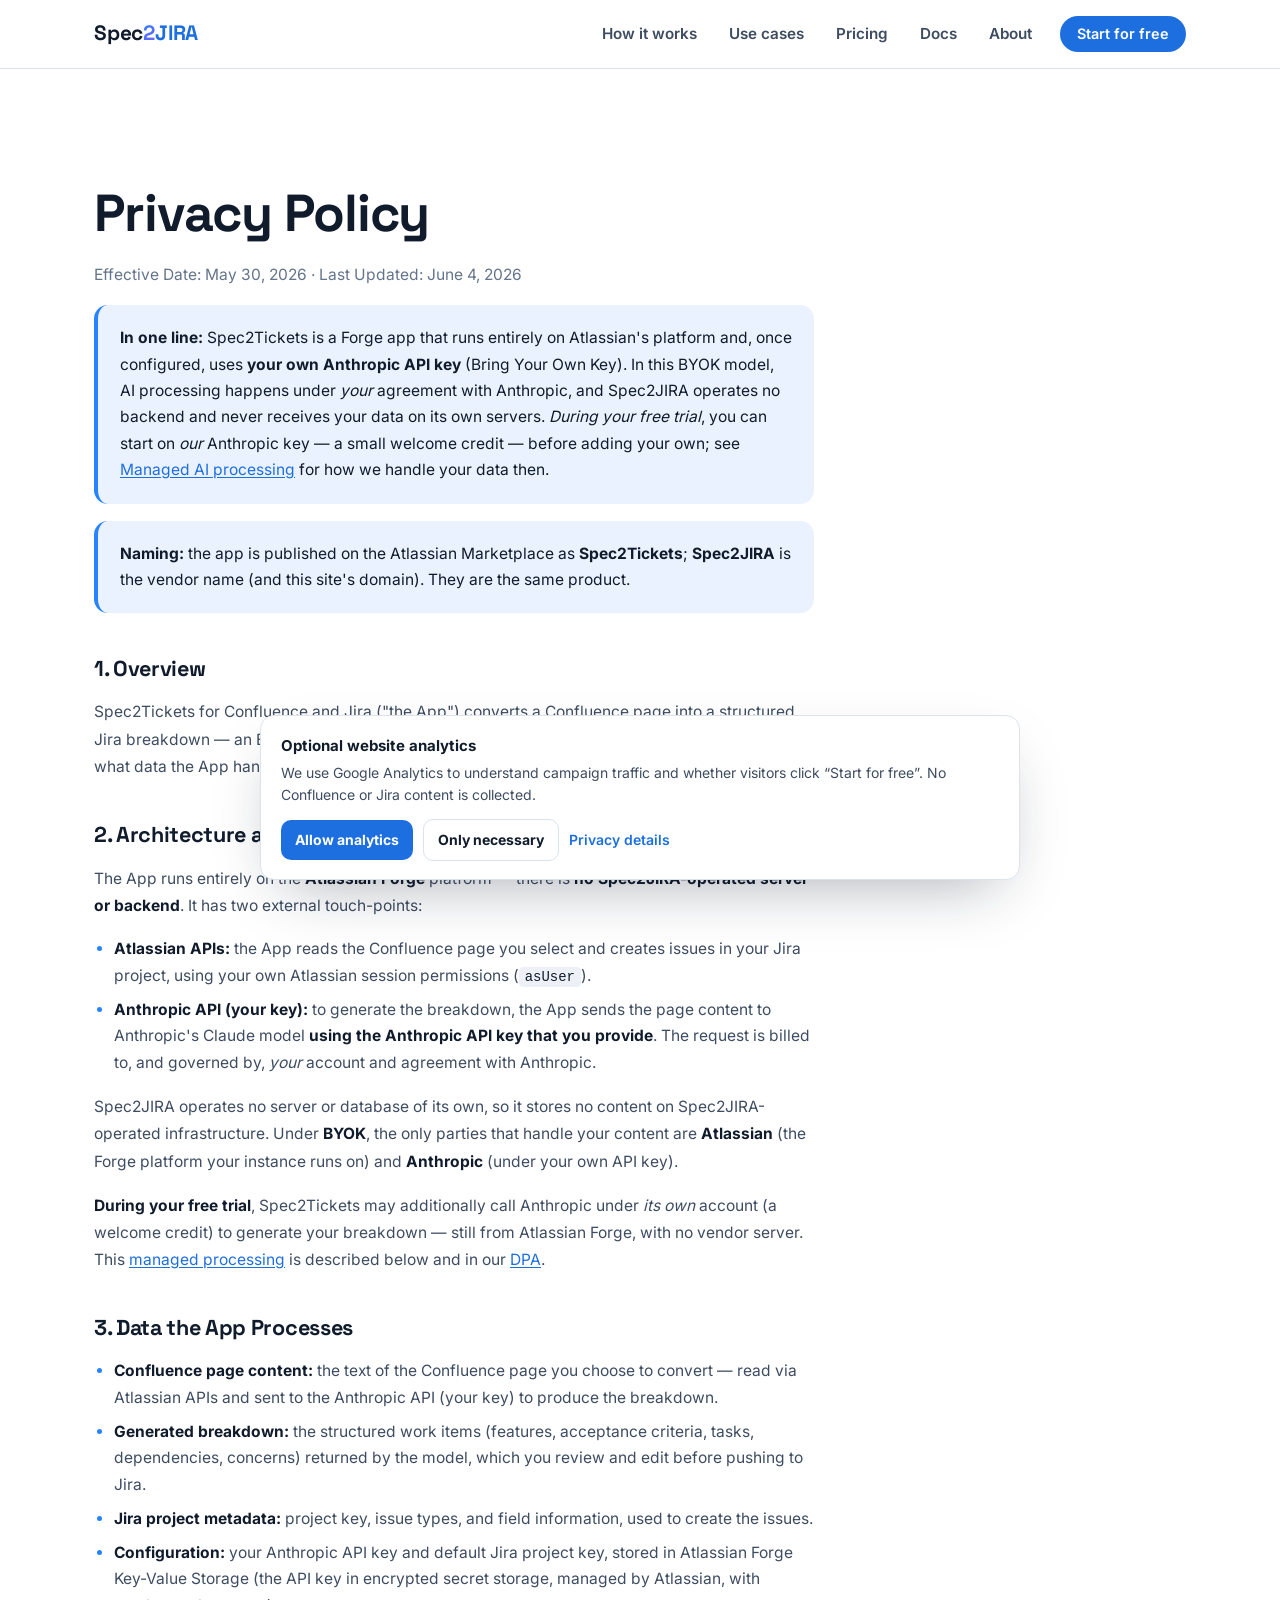
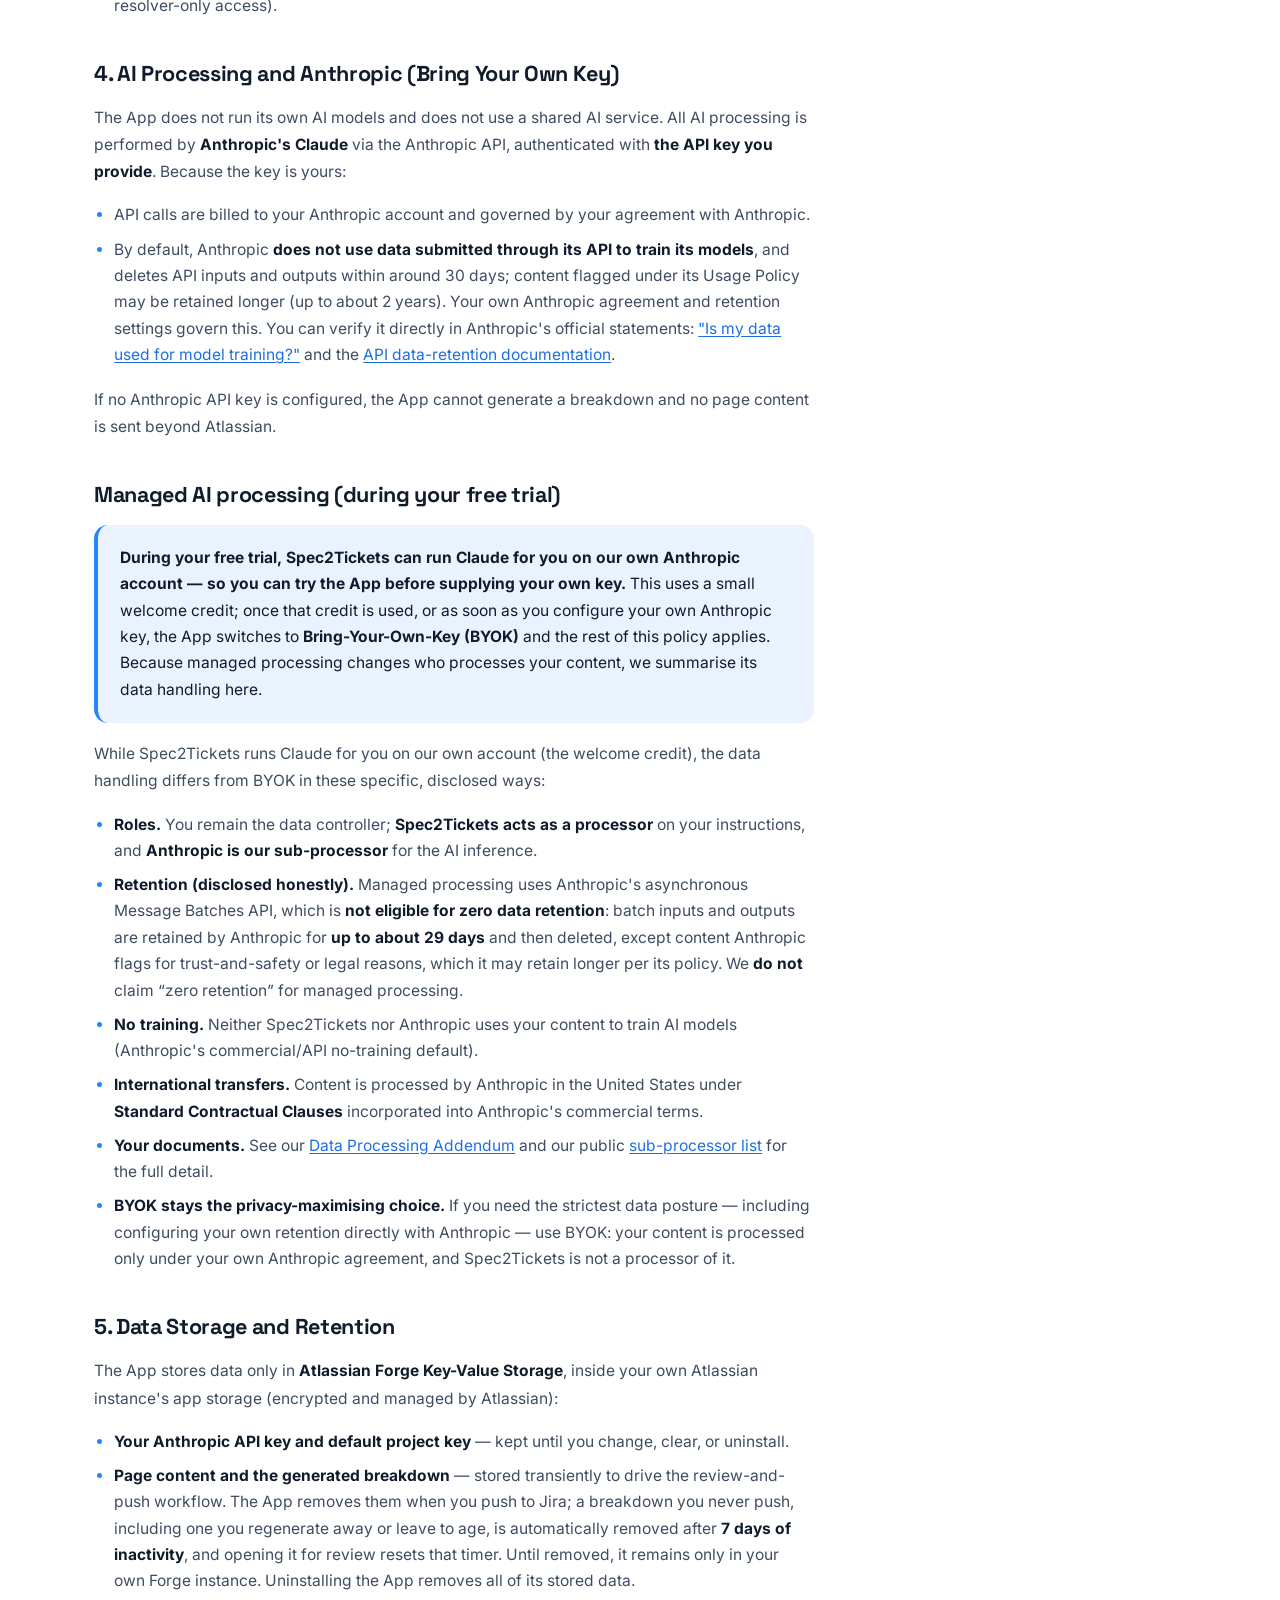
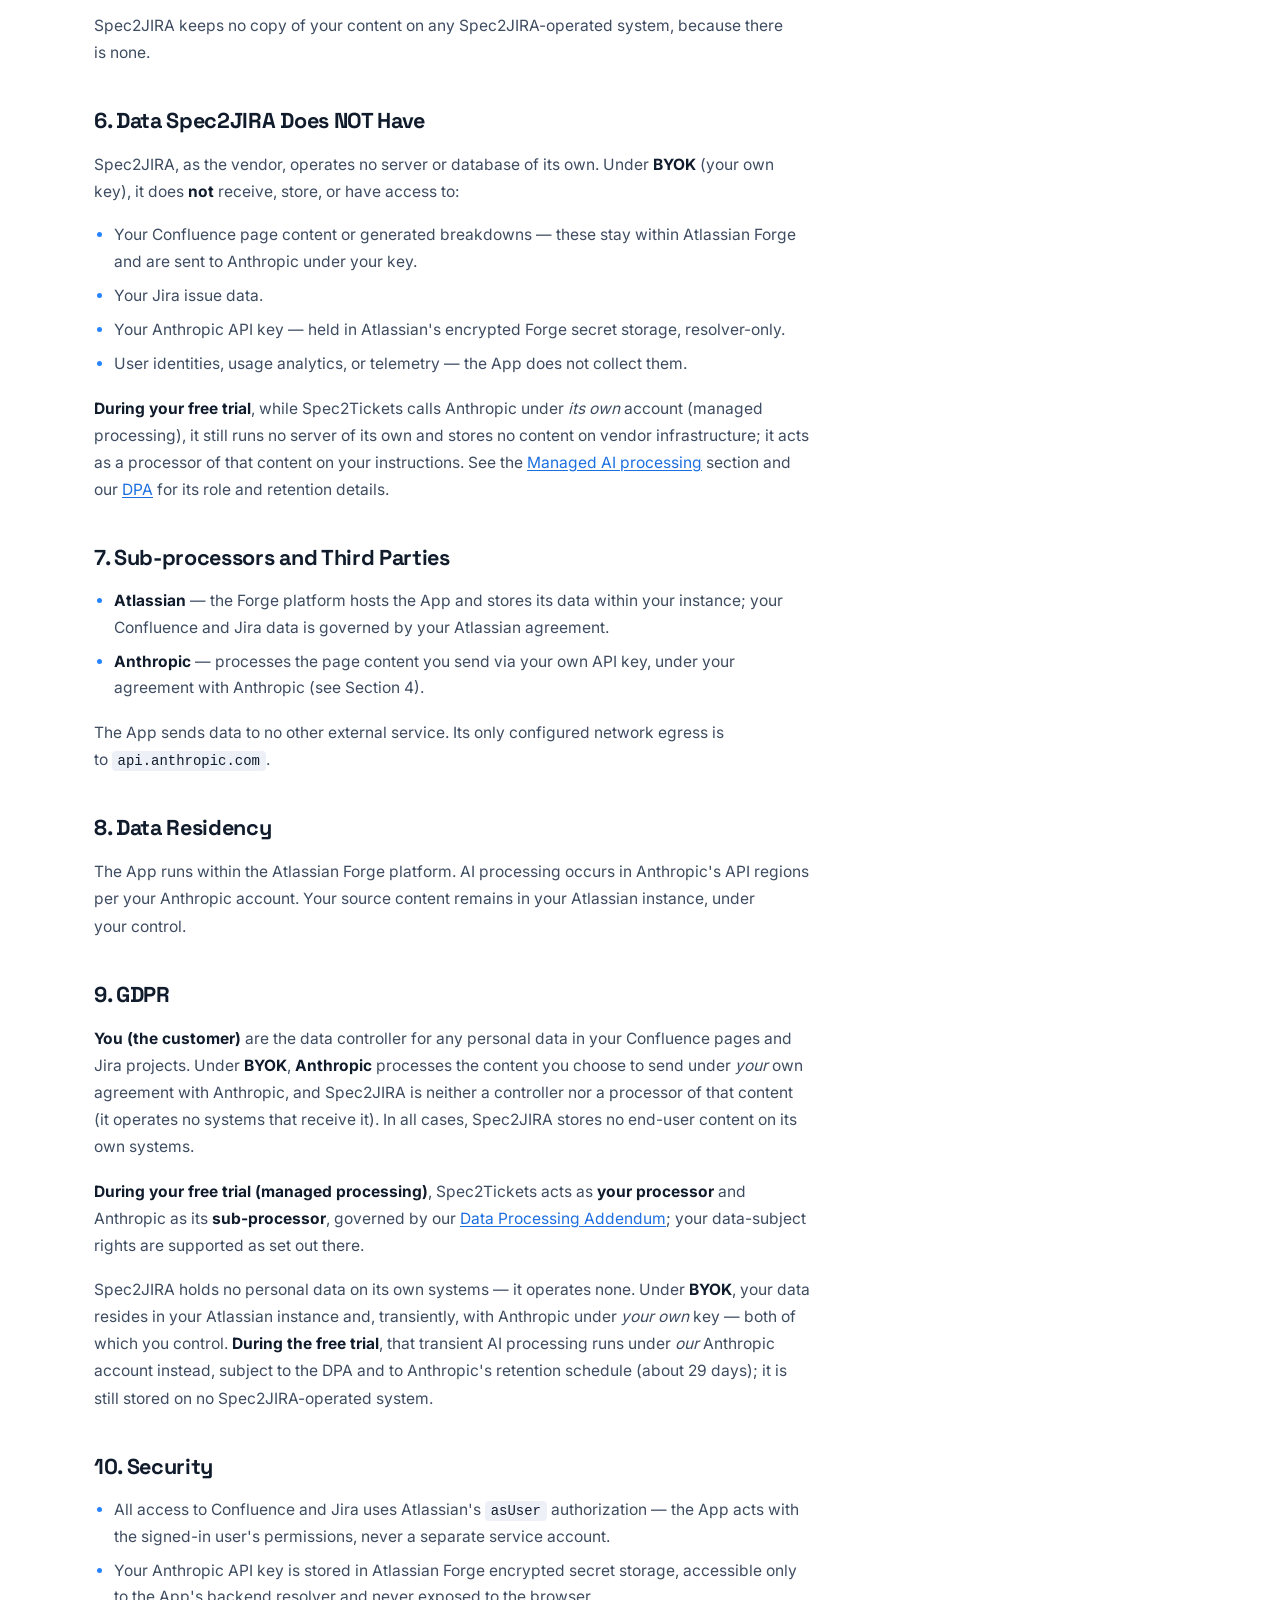
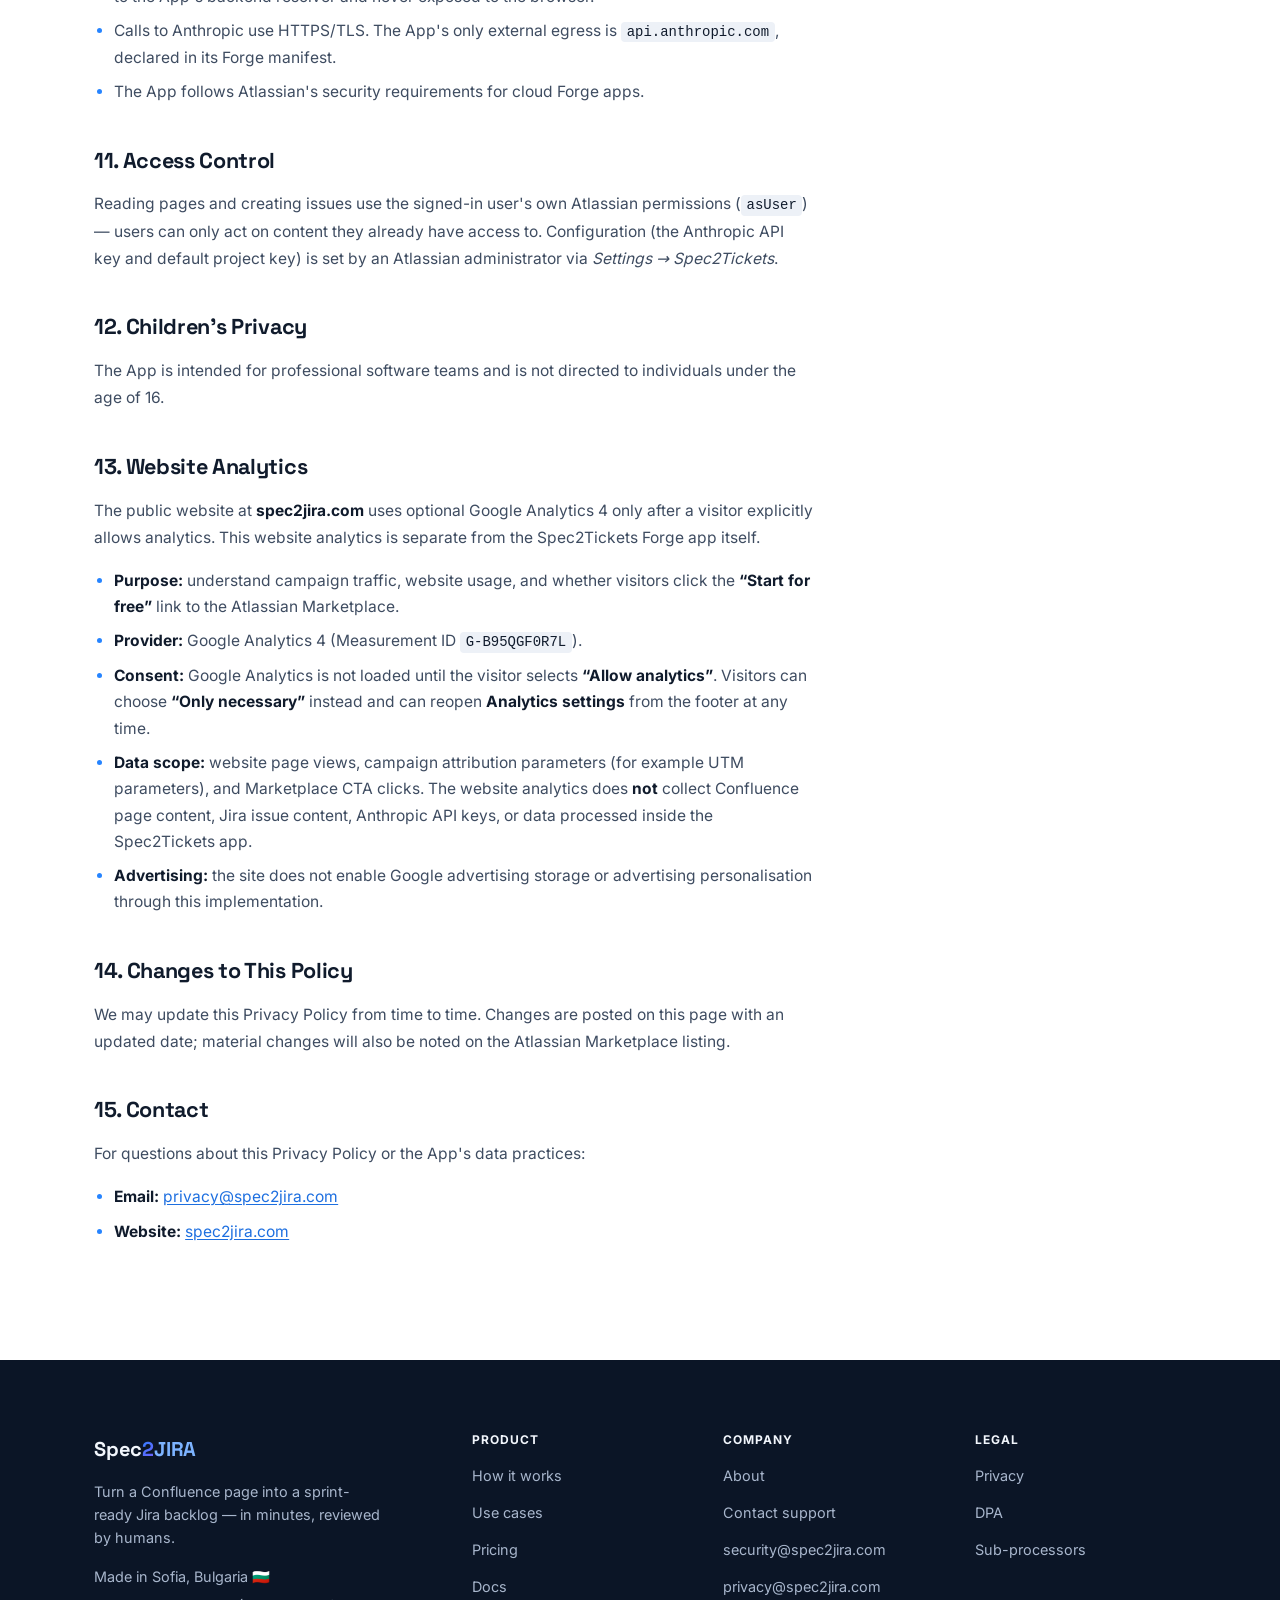
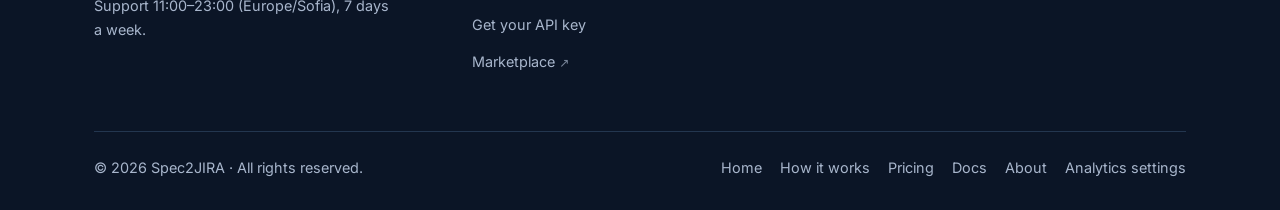
<file: privacy/index.html>
<!DOCTYPE html>
<html lang="en">
<head>
<meta charset="UTF-8">
<meta name="viewport" content="width=device-width, initial-scale=1.0">
<title>Privacy Policy — Spec2Tickets for Confluence and Jira</title>
<meta name="description" content="Privacy Policy for Spec2Tickets (Spec2JIRA). A Forge app that uses your own Anthropic API key (BYOK) — Spec2JIRA operates no backend and never sees your data on its own servers.">
<meta name="theme-color" content="#0B1526">
<link rel="canonical" href="https://spec2jira.com/privacy">
<link rel="icon" type="image/svg+xml" href="/favicon.svg">
<link rel="preload" href="/assets/fonts/space-grotesk-var-latin.woff2" as="font" type="font/woff2" crossorigin>
<link rel="preload" href="/assets/fonts/inter-var-latin.woff2" as="font" type="font/woff2" crossorigin>
<link rel="preload" href="/assets/css/site.css" as="style">
<link rel="stylesheet" href="/assets/css/site.css">
<meta property="og:type" content="website">
<meta property="og:site_name" content="Spec2Tickets">
<meta property="og:title" content="Privacy Policy — Spec2Tickets for Confluence and Jira">
<meta property="og:description" content="Privacy Policy for Spec2Tickets (Spec2JIRA). A Forge app that uses your own Anthropic API key (BYOK) — Spec2JIRA operates no backend and never sees your data on its own servers.">
<meta property="og:url" content="https://spec2jira.com/privacy">
<meta property="og:image" content="https://spec2jira.com/og-image.png">
<meta property="og:image:width" content="1200">
<meta property="og:image:height" content="630">
<meta name="twitter:card" content="summary_large_image">
<meta name="twitter:title" content="Privacy Policy — Spec2Tickets for Confluence and Jira">
<meta name="twitter:description" content="Privacy Policy for Spec2Tickets (Spec2JIRA). A Forge app that uses your own Anthropic API key (BYOK) — Spec2JIRA operates no backend and never sees your data on its own servers.">
<meta name="twitter:image" content="https://spec2jira.com/og-image.png">
<script src="/assets/js/site.js" defer></script>
</head>
<body>
<a class="skip-link" href="#main">Skip to content</a>

<!-- ==================================================================
     NAV  [component 1] — copied byte-identically to every page
     ================================================================== -->
<header class="site-header">
  <nav class="nav container" aria-label="Primary">
    <a class="nav-logo" href="/" aria-label="Spec2JIRA home">Spec<span class="l2">2</span><span class="ljira">JIRA</span></a>
    <button class="nav-toggle" type="button" aria-expanded="false" aria-controls="nav-menu" aria-label="Toggle menu">
      <span class="nav-toggle-bar"></span>
      <span class="nav-toggle-bar"></span>
      <span class="nav-toggle-bar"></span>
    </button>
    <div class="nav-menu" id="nav-menu">
      <a href="/how-it-works">How it works</a>
      <a href="/#use-cases">Use cases</a>
      <a href="/pricing">Pricing</a>
      <a href="/docs">Docs</a>
      <a href="/about">About</a>
      <a class="btn btn-primary btn-sm" href="https://marketplace.atlassian.com/apps/1475765564/spec2tickets-for-confluence-and-jira" target="_blank" rel="noopener">Start for free</a>
    </div>
  </nav>
</header>

<main id="main">
<section class="section">
  <div class="container">
    <article class="prose prose-legal">

<h1>Privacy Policy</h1>
<p class="meta muted">Effective Date: May 30, 2026 &middot; Last Updated: June 4, 2026</p>

<div class="callout">
  <strong>In one line:</strong> Spec2Tickets is a Forge app that runs entirely on Atlassian's platform and, once configured, uses <strong>your own Anthropic API key</strong> (Bring Your Own Key). In this BYOK model, AI processing happens under <em>your</em> agreement with Anthropic, and Spec2JIRA operates no backend and never receives your data on its own servers. <em>During your free trial</em>, you can start on <em>our</em> Anthropic key — a small welcome credit — before adding your own; see <a href="#managed">Managed AI processing</a> for how we handle your data then.
</div>
<!-- v6 (2026-06-18): Managed dropped as a Marketplace edition (both editions are BYOK) — the Managed forward-look is removed from the one-liner. Preserved: "— the only tier available today —" and "(A Managed tier (#managed), where we run Claude for you under our own Anthropic account, is coming soon — its different data handling is summarised below.)" -->

<div class="callout">
  <strong>Naming:</strong> the app is published on the Atlassian Marketplace as <strong>Spec2Tickets</strong>; <strong>Spec2JIRA</strong> is the vendor name (and this site's domain). They are the same product.
</div>

<h2>1. Overview</h2>
<p>Spec2Tickets for Confluence and Jira ("the App") converts a Confluence page into a structured Jira breakdown — an Epic, Stories, Subtasks, and dependency links. This Privacy Policy explains what data the App handles and how.</p>

<h2>2. Architecture and Data Flow</h2>
<p>The App runs entirely on the <strong>Atlassian Forge</strong> platform — there is <strong>no Spec2JIRA-operated server or backend</strong>. It has two external touch-points:</p>
<ul>
  <li><strong>Atlassian APIs:</strong> the App reads the Confluence page you select and creates issues in your Jira project, using your own Atlassian session permissions (<code>asUser</code>).</li>
  <li><strong>Anthropic API (your key):</strong> to generate the breakdown, the App sends the page content to Anthropic's Claude model <strong>using the Anthropic API key that you provide</strong>. The request is billed to, and governed by, <em>your</em> account and agreement with Anthropic.</li>
</ul>
<p>Spec2JIRA operates no server or database of its own, so it stores no content on Spec2JIRA-operated infrastructure. Under <strong>BYOK</strong>, the only parties that handle your content are <strong>Atlassian</strong> (the Forge platform your instance runs on) and <strong>Anthropic</strong> (under your own API key).</p>
<p><strong>During your free trial</strong>, Spec2Tickets may additionally call Anthropic under <em>its own</em> account (a welcome credit) to generate your breakdown — still from Atlassian Forge, with no vendor server. This <a href="#managed">managed processing</a> is described below and in our <a href="/dpa">DPA</a>.</p>

<h2>3. Data the App Processes</h2>
<ul>
  <li><strong>Confluence page content:</strong> the text of the Confluence page you choose to convert — read via Atlassian APIs and sent to the Anthropic API (your key) to produce the breakdown.</li>
  <li><strong>Generated breakdown:</strong> the structured work items (features, acceptance criteria, tasks, dependencies, concerns) returned by the model, which you review and edit before pushing to Jira.</li>
  <li><strong>Jira project metadata:</strong> project key, issue types, and field information, used to create the issues.</li>
  <li><strong>Configuration:</strong> your Anthropic API key and default Jira project key, stored in Atlassian Forge Key-Value Storage (the API key in encrypted secret storage, managed by Atlassian, with resolver-only access).</li>
</ul>

<h2>4. AI Processing and Anthropic (Bring Your Own Key)</h2>
<p>The App does not run its own AI models and does not use a shared AI service. All AI processing is performed by <strong>Anthropic's Claude</strong> via the Anthropic API, authenticated with <strong>the API key you provide</strong>. Because the key is yours:</p>
<ul>
  <li>API calls are billed to your Anthropic account and governed by your agreement with Anthropic.</li>
  <li>By default, Anthropic <strong>does not use data submitted through its API to train its models</strong>, and deletes API inputs and outputs within around 30 days; content flagged under its Usage Policy may be retained longer (up to about 2 years). Your own Anthropic agreement and retention settings govern this. You can verify it directly in Anthropic's official statements: <a href="https://privacy.claude.com/en/articles/7996868-is-my-data-used-for-model-training" target="_blank" rel="noopener">"Is my data used for model training?"</a> and the <a href="https://platform.claude.com/docs/en/manage-claude/api-and-data-retention" target="_blank" rel="noopener">API data-retention documentation</a>.</li>
</ul>
<p>If no Anthropic API key is configured, the App cannot generate a breakdown and no page content is sent beyond Atlassian.</p>

<h2 id="managed">Managed AI processing (during your free trial)</h2>
<div class="callout">
  <strong>During your free trial, Spec2Tickets can run Claude for you on our own Anthropic account — so you can try the App before supplying your own key.</strong> This uses a small welcome credit; once that credit is used, or as soon as you configure your own Anthropic key, the App switches to <strong>Bring-Your-Own-Key (BYOK)</strong> and the rest of this policy applies. Because managed processing changes who processes your content, we summarise its data handling here.
</div>
<p>While Spec2Tickets runs Claude for you on our own account (the welcome credit), the data handling differs from BYOK in these specific, disclosed ways:</p>
<ul>
  <li><strong>Roles.</strong> You remain the data controller; <strong>Spec2Tickets acts as a processor</strong> on your instructions, and <strong>Anthropic is our sub-processor</strong> for the AI inference.</li>
  <li><strong>Retention (disclosed honestly).</strong> Managed processing uses Anthropic's asynchronous Message Batches API, which is <strong>not eligible for zero data retention</strong>: batch inputs and outputs are retained by Anthropic for <strong>up to about 29 days</strong> and then deleted, except content Anthropic flags for trust-and-safety or legal reasons, which it may retain longer per its policy. We <strong>do not</strong> claim &ldquo;zero retention&rdquo; for managed processing.</li>
  <li><strong>No training.</strong> Neither Spec2Tickets nor Anthropic uses your content to train AI models (Anthropic's commercial/API no-training default).</li>
  <li><strong>International transfers.</strong> Content is processed by Anthropic in the United States under <strong>Standard Contractual Clauses</strong> incorporated into Anthropic's commercial terms.</li>
  <li><strong>Your documents.</strong> See our <a href="/dpa">Data Processing Addendum</a> and our public <a href="/subprocessors">sub-processor list</a> for the full detail.</li>
  <li><strong>BYOK stays the privacy-maximising choice.</strong> If you need the strictest data posture — including configuring your own retention directly with Anthropic — use BYOK: your content is processed only under your own Anthropic agreement, and Spec2Tickets is not a processor of it.</li>
</ul>

<h2>5. Data Storage and Retention</h2>
<p>The App stores data only in <strong>Atlassian Forge Key-Value Storage</strong>, inside your own Atlassian instance's app storage (encrypted and managed by Atlassian):</p>
<ul>
  <li><strong>Your Anthropic API key and default project key</strong> — kept until you change, clear, or uninstall.</li>
  <li><strong>Page content and the generated breakdown</strong> — stored transiently to drive the review-and-push workflow. The App removes them when you push to Jira; a breakdown you never push, including one you regenerate away or leave to age, is automatically removed after <strong>7 days of inactivity</strong>, and opening it for review resets that timer. Until removed, it remains only in your own Forge instance. Uninstalling the App removes all of its stored data.
  <!-- v6 (2026-06-18): 7-day inactivity sweep (Task #13) SHIPPED → live wording applied above. Pre-sweep wording: "a breakdown you never push remains only in your own Forge instance until you push it, regenerate it, or uninstall the App." --></li>
</ul>
<p>Spec2JIRA keeps no copy of your content on any Spec2JIRA-operated system, because there is none.</p>

<h2>6. Data Spec2JIRA Does NOT Have</h2>
<p>Spec2JIRA, as the vendor, operates no server or database of its own. Under <strong>BYOK</strong> (your own key), it does <strong>not</strong> receive, store, or have access to:</p>
<ul>
  <li>Your Confluence page content or generated breakdowns — these stay within Atlassian Forge and are sent to Anthropic under your key.</li>
  <li>Your Jira issue data.</li>
  <li>Your Anthropic API key — held in Atlassian's encrypted Forge secret storage, resolver-only.</li>
  <li>User identities, usage analytics, or telemetry — the App does not collect them.</li>
</ul>
<p><strong>During your free trial</strong>, while Spec2Tickets calls Anthropic under <em>its own</em> account (managed processing), it still runs no server of its own and stores no content on vendor infrastructure; it acts as a processor of that content on your instructions. See the <a href="#managed">Managed AI processing</a> section and our <a href="/dpa">DPA</a> for its role and retention details.</p>

<h2>7. Sub-processors and Third Parties</h2>
<ul>
  <li><strong>Atlassian</strong> — the Forge platform hosts the App and stores its data within your instance; your Confluence and Jira data is governed by your Atlassian agreement.</li>
  <li><strong>Anthropic</strong> — processes the page content you send via your own API key, under your agreement with Anthropic (see Section 4).</li>
</ul>
<p>The App sends data to no other external service. Its only configured network egress is to <code>api.anthropic.com</code>.</p>

<h2>8. Data Residency</h2>
<p>The App runs within the Atlassian Forge platform. AI processing occurs in Anthropic's API regions per your Anthropic account. Your source content remains in your Atlassian instance, under your control.</p>

<h2>9. GDPR</h2>
<p><strong>You (the customer)</strong> are the data controller for any personal data in your Confluence pages and Jira projects. Under <strong>BYOK</strong>, <strong>Anthropic</strong> processes the content you choose to send under <em>your</em> own agreement with Anthropic, and Spec2JIRA is neither a controller nor a processor of that content (it operates no systems that receive it). In all cases, Spec2JIRA stores no end-user content on its own systems.</p>
<p><strong>During your free trial (managed processing)</strong>, Spec2Tickets acts as <strong>your processor</strong> and Anthropic as its <strong>sub-processor</strong>, governed by our <a href="/dpa">Data Processing Addendum</a>; your data-subject rights are supported as set out there.</p>
<p>Spec2JIRA holds no personal data on its own systems — it operates none. Under <strong>BYOK</strong>, your data resides in your Atlassian instance and, transiently, with Anthropic under <em>your own</em> key — both of which you control. <strong>During the free trial</strong>, that transient AI processing runs under <em>our</em> Anthropic account instead, subject to the DPA and to Anthropic's retention schedule (about 29 days); it is still stored on no Spec2JIRA-operated system.</p>

<h2>10. Security</h2>
<ul>
  <li>All access to Confluence and Jira uses Atlassian's <code>asUser</code> authorization — the App acts with the signed-in user's permissions, never a separate service account.</li>
  <li>Your Anthropic API key is stored in Atlassian Forge encrypted secret storage, accessible only to the App's backend resolver and never exposed to the browser.</li>
  <li>Calls to Anthropic use HTTPS/TLS. The App's only external egress is <code>api.anthropic.com</code>, declared in its Forge manifest.</li>
  <li>The App follows Atlassian's security requirements for cloud Forge apps.</li>
</ul>

<h2>11. Access Control</h2>
<p>Reading pages and creating issues use the signed-in user's own Atlassian permissions (<code>asUser</code>) — users can only act on content they already have access to. Configuration (the Anthropic API key and default project key) is set by an Atlassian administrator via <em>Settings &rarr; Spec2Tickets</em>.</p>

<h2>12. Children's Privacy</h2>
<p>The App is intended for professional software teams and is not directed to individuals under the age of 16.</p>

<h2>13. Website Analytics</h2>
<p>The public website at <strong>spec2jira.com</strong> uses optional Google Analytics 4 only after a visitor explicitly allows analytics. This website analytics is separate from the Spec2Tickets Forge app itself.</p>
<ul>
  <li><strong>Purpose:</strong> understand campaign traffic, website usage, and whether visitors click the <strong>“Start for free”</strong> link to the Atlassian Marketplace.</li>
  <li><strong>Provider:</strong> Google Analytics 4 (Measurement ID <code>G-B95QGF0R7L</code>).</li>
  <li><strong>Consent:</strong> Google Analytics is not loaded until the visitor selects <strong>“Allow analytics”</strong>. Visitors can choose <strong>“Only necessary”</strong> instead and can reopen <strong>Analytics settings</strong> from the footer at any time.</li>
  <li><strong>Data scope:</strong> website page views, campaign attribution parameters (for example UTM parameters), and Marketplace CTA clicks. The website analytics does <strong>not</strong> collect Confluence page content, Jira issue content, Anthropic API keys, or data processed inside the Spec2Tickets app.</li>
  <li><strong>Advertising:</strong> the site does not enable Google advertising storage or advertising personalisation through this implementation.</li>
</ul>

<h2>14. Changes to This Policy</h2>
<p>We may update this Privacy Policy from time to time. Changes are posted on this page with an updated date; material changes will also be noted on the Atlassian Marketplace listing.</p>

<h2>15. Contact</h2>
<p>For questions about this Privacy Policy or the App's data practices:</p>
<ul>
  <li><strong>Email:</strong> <a href="mailto:privacy@spec2jira.com">privacy@spec2jira.com</a></li>
  <li><strong>Website:</strong> <a href="https://spec2jira.com">spec2jira.com</a></li>
</ul>

    </article>
  </div>
</section>
</main>

<!-- ==================================================================
     FOOTER  [component 21] — copied byte-identically to every page
     ================================================================== -->
<footer class="site-footer">
  <div class="container">
    <div class="footer-grid">
      <div class="footer-brand">
        <a class="nav-logo" href="/" aria-label="Spec2JIRA home">Spec<span class="l2">2</span><span class="ljira">JIRA</span></a>
        <p class="footer-tagline">Turn a Confluence page into a sprint-ready Jira backlog — in minutes, reviewed by humans.</p>
        <p class="footer-meta">
          Made in Sofia, Bulgaria 🇧🇬
          <span>Support 11:00–23:00 (Europe/Sofia), 7 days a week.</span>
        </p>
      </div>
      <div class="footer-col">
        <h3>Product</h3>
        <ul>
          <li><a href="/how-it-works">How it works</a></li>
          <li><a href="/#use-cases">Use cases</a></li>
          <li><a href="/pricing">Pricing</a></li>
          <li><a href="/docs">Docs</a></li>
          <li><a href="/get-api-key">Get your API key</a></li>
          <li><a href="https://marketplace.atlassian.com/apps/1475765564/spec2tickets-for-confluence-and-jira" target="_blank" rel="noopener">Marketplace <span class="ext" aria-hidden="true">↗</span></a></li>
        </ul>
      </div>
      <div class="footer-col">
        <h3>Company</h3>
        <ul>
          <li><a href="/about">About</a></li>
          <li><a href="mailto:support@spec2jira.com">Contact support</a></li>
          <li><a href="mailto:security@spec2jira.com">security@spec2jira.com</a></li>
          <li><a href="mailto:privacy@spec2jira.com">privacy@spec2jira.com</a></li>
        </ul>
      </div>
      <div class="footer-col">
        <h3>Legal</h3>
        <ul>
          <li><a href="/privacy">Privacy</a></li>
          <li><a href="/dpa">DPA</a></li>
          <li><a href="/subprocessors">Sub-processors</a></li>
        </ul>
      </div>
    </div>
    <div class="footer-bottom">
      <span>&copy; <span id="year">2026</span> Spec2JIRA &middot; All rights reserved.</span>
      <nav aria-label="Footer">
        <a href="/">Home</a>
        <a href="/how-it-works">How it works</a>
        <a href="/pricing">Pricing</a>
        <a href="/docs">Docs</a>
        <a href="/about">About</a>
      </nav>
    </div>
  </div>
</footer>

</body>
</html>
</file>
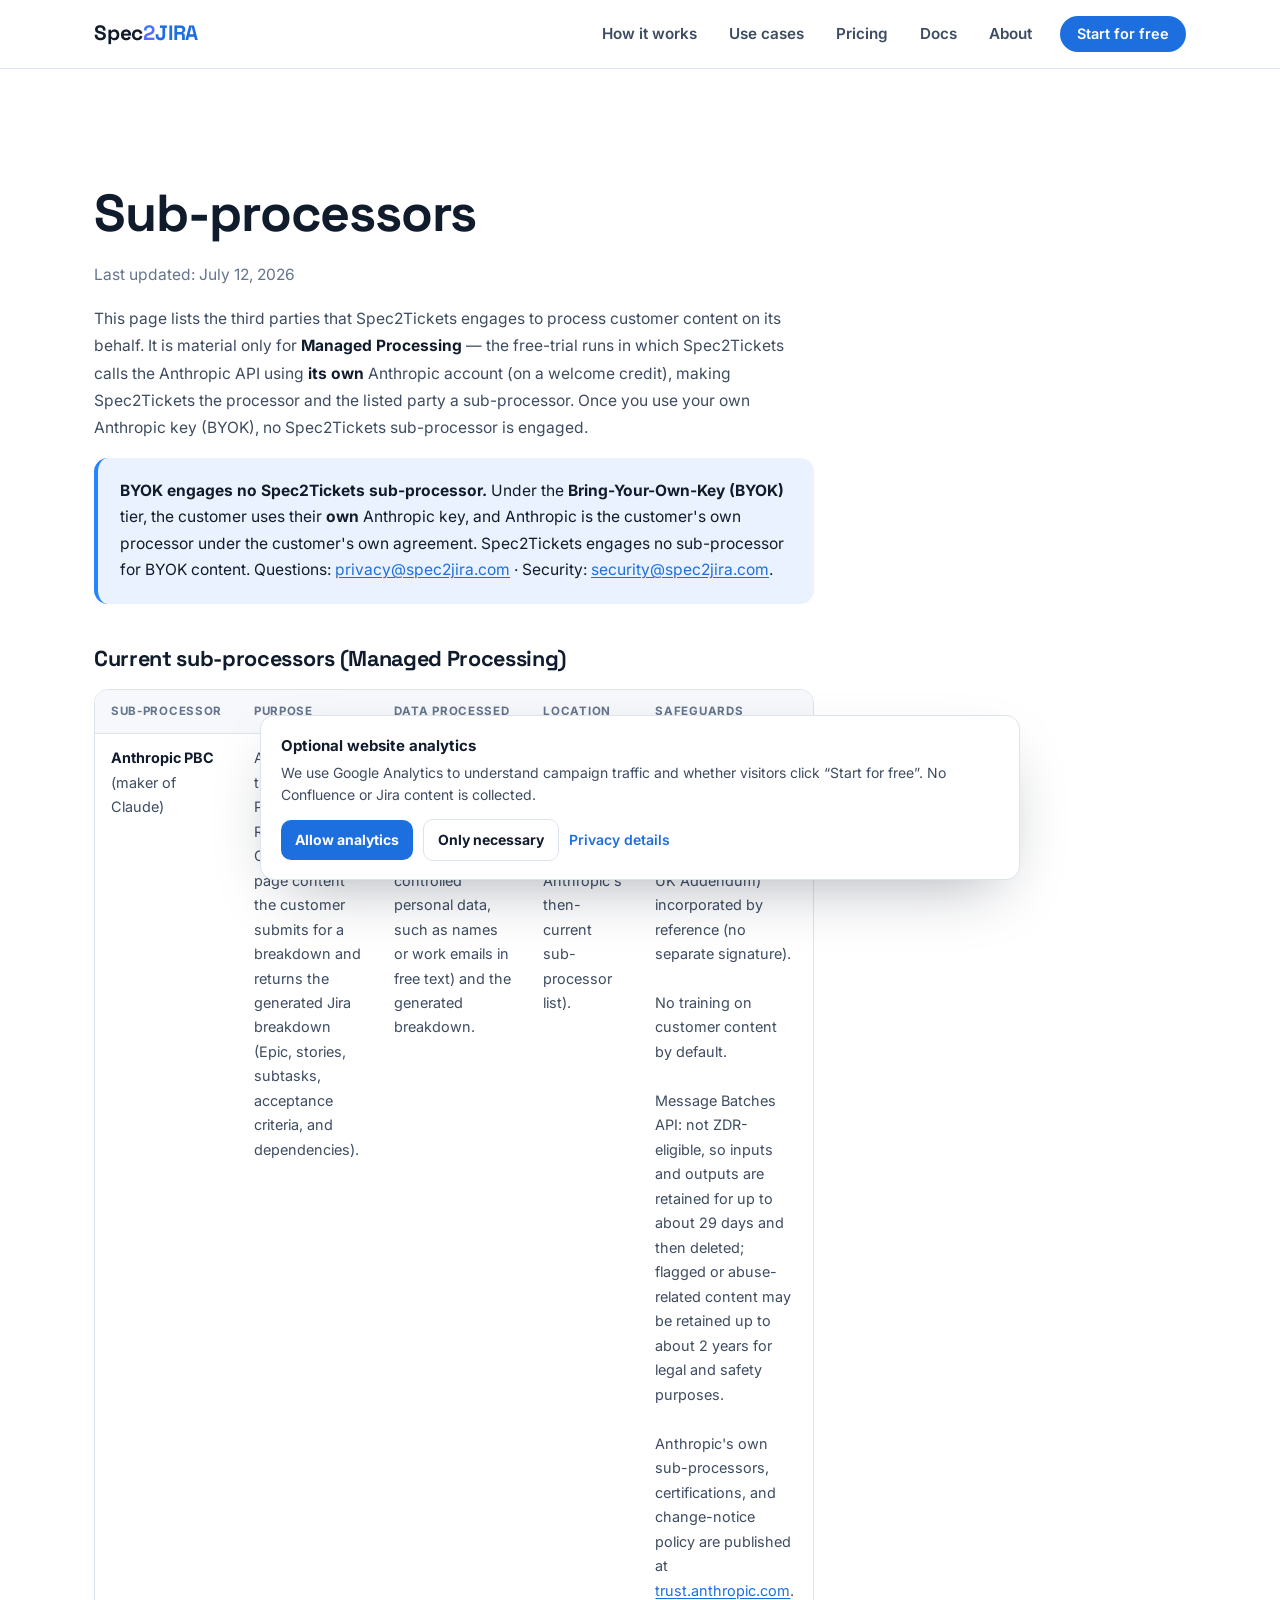
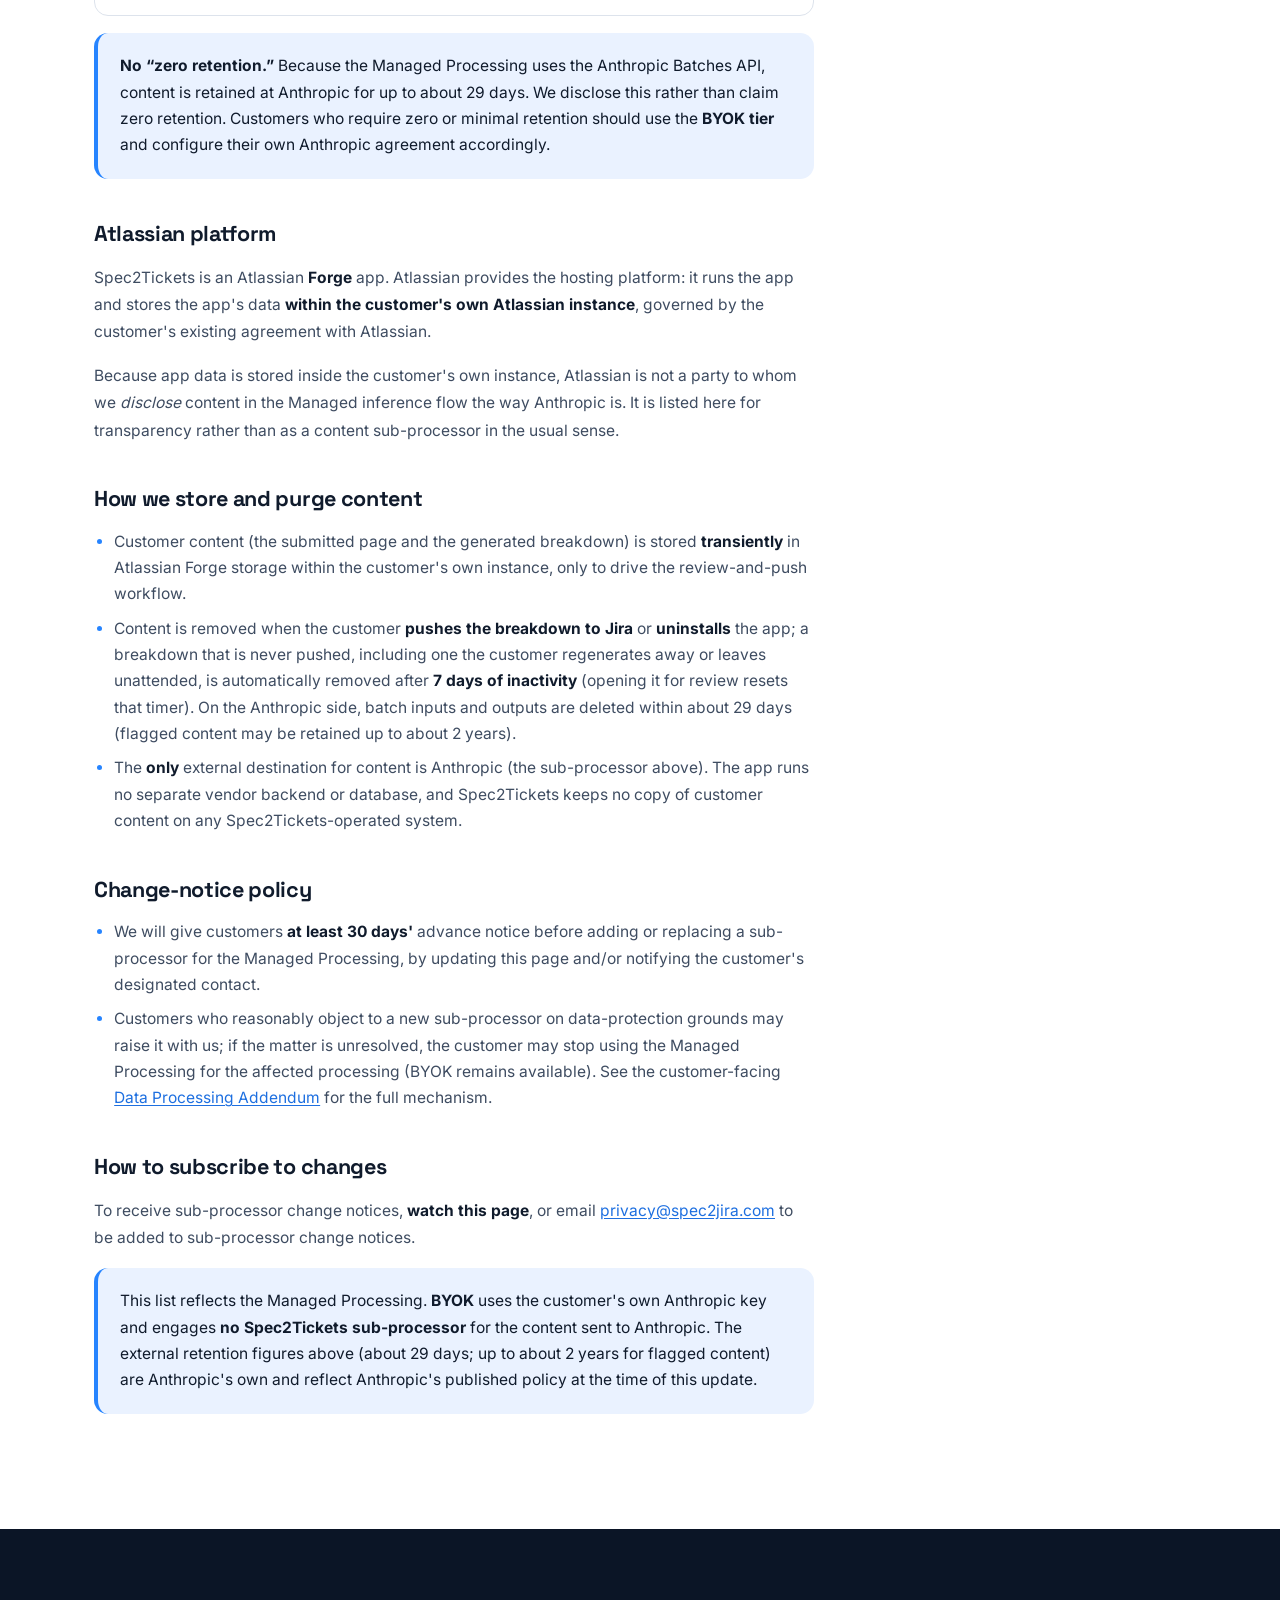
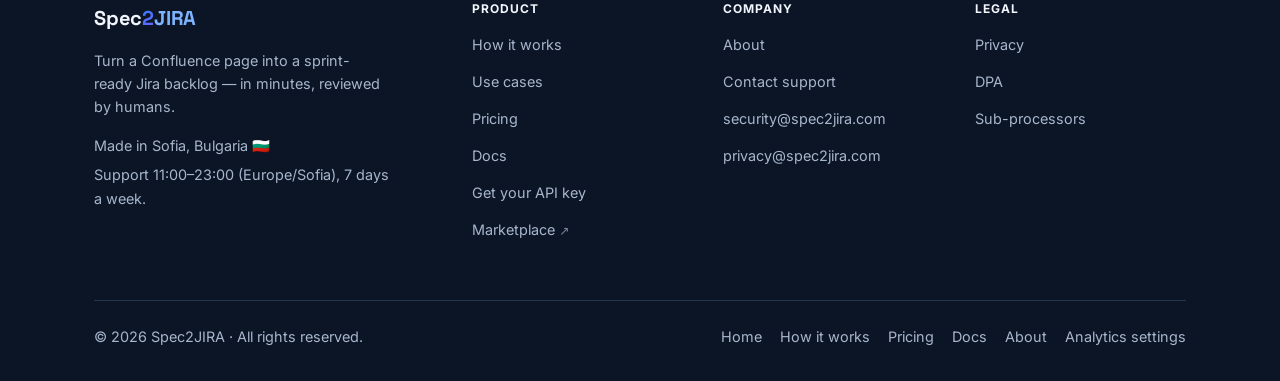
<file: subprocessors/index.html>
<!DOCTYPE html>
<html lang="en">
<head>
<meta charset="UTF-8">
<meta name="viewport" content="width=device-width, initial-scale=1.0">
<title>Sub-processors — Spec2Tickets</title>
<meta name="description" content="The third parties Spec2Tickets engages to process customer content (Managed Processing) — Anthropic PBC for AI inference — with retention, transfer, and change-notice details.">
<meta name="theme-color" content="#0B1526">
<link rel="canonical" href="https://spec2jira.com/subprocessors">
<link rel="icon" type="image/svg+xml" href="/favicon.svg">
<link rel="preload" href="/assets/fonts/space-grotesk-var-latin.woff2" as="font" type="font/woff2" crossorigin>
<link rel="preload" href="/assets/fonts/inter-var-latin.woff2" as="font" type="font/woff2" crossorigin>
<link rel="preload" href="/assets/css/site.css" as="style">
<link rel="stylesheet" href="/assets/css/site.css">
<meta property="og:type" content="website">
<meta property="og:site_name" content="Spec2Tickets">
<meta property="og:title" content="Sub-processors — Spec2Tickets">
<meta property="og:description" content="The third parties Spec2Tickets engages to process customer content (Managed Processing) — Anthropic PBC for AI inference — with retention, transfer, and change-notice details.">
<meta property="og:url" content="https://spec2jira.com/subprocessors">
<meta property="og:image" content="https://spec2jira.com/og-image.png">
<meta property="og:image:width" content="1200">
<meta property="og:image:height" content="630">
<meta name="twitter:card" content="summary_large_image">
<meta name="twitter:title" content="Sub-processors — Spec2Tickets">
<meta name="twitter:description" content="The third parties Spec2Tickets engages to process customer content (Managed Processing) — Anthropic PBC for AI inference — with retention, transfer, and change-notice details.">
<meta name="twitter:image" content="https://spec2jira.com/og-image.png">
<script src="/assets/js/site.js" defer></script>
</head>
<body>
<a class="skip-link" href="#main">Skip to content</a>

<!-- ==================================================================
     NAV  [component 1] — copied byte-identically to every page
     ================================================================== -->
<header class="site-header">
  <nav class="nav container" aria-label="Primary">
    <a class="nav-logo" href="/" aria-label="Spec2JIRA home">Spec<span class="l2">2</span><span class="ljira">JIRA</span></a>
    <button class="nav-toggle" type="button" aria-expanded="false" aria-controls="nav-menu" aria-label="Toggle menu">
      <span class="nav-toggle-bar"></span>
      <span class="nav-toggle-bar"></span>
      <span class="nav-toggle-bar"></span>
    </button>
    <div class="nav-menu" id="nav-menu">
      <a href="/how-it-works">How it works</a>
      <a href="/#use-cases">Use cases</a>
      <a href="/pricing">Pricing</a>
      <a href="/docs">Docs</a>
      <a href="/about">About</a>
      <a class="btn btn-primary btn-sm" href="https://marketplace.atlassian.com/apps/1475765564/spec2tickets-for-confluence-and-jira" target="_blank" rel="noopener">Start for free</a>
    </div>
  </nav>
</header>

<main id="main">
<section class="section">
  <div class="container">
    <article class="prose prose-legal">

<h1>Sub-processors</h1>
<p class="meta muted">Last updated: July 12, 2026</p>

<p>This page lists the third parties that Spec2Tickets engages to process customer content on its behalf. It is material only for <strong>Managed Processing</strong> — the free-trial runs in which Spec2Tickets calls the Anthropic API using <strong>its own</strong> Anthropic account (on a welcome credit), making Spec2Tickets the processor and the listed party a sub-processor. Once you use your own Anthropic key (BYOK), no Spec2Tickets sub-processor is engaged.</p>

<div class="callout">
  <strong>BYOK engages no Spec2Tickets sub-processor.</strong> Under the <strong>Bring-Your-Own-Key (BYOK)</strong> tier, the customer uses their <strong>own</strong> Anthropic key, and Anthropic is the customer's own processor under the customer's own agreement. Spec2Tickets engages no sub-processor for BYOK content. Questions: <a href="mailto:privacy@spec2jira.com">privacy@spec2jira.com</a> &middot; Security: <a href="mailto:security@spec2jira.com">security@spec2jira.com</a>.
</div>

<h2>Current sub-processors (Managed Processing)</h2>
<div class="table-wrap">
<table class="table">
  <thead>
    <tr>
      <th>Sub-processor</th>
      <th>Purpose</th>
      <th>Data processed</th>
      <th>Location</th>
      <th>Safeguards</th>
    </tr>
  </thead>
  <tbody>
    <tr>
      <td><strong>Anthropic PBC</strong><br>(maker of Claude)</td>
      <td>AI inference for the Managed Processing. Receives the Confluence page content the customer submits for a breakdown and returns the generated Jira breakdown (Epic, stories, subtasks, acceptance criteria, and dependencies).</td>
      <td>The selected Confluence page content (which may contain customer-controlled personal data, such as names or work emails in free text) and the generated breakdown.</td>
      <td>United States (and any additional regions on Anthropic's then-current sub-processor list).</td>
      <td>
        Anthropic Commercial Terms of Service, with Anthropic's DPA plus EU SCCs (and UK Addendum) incorporated by reference (no separate signature).<br><br>
        No training on customer content by default.<br><br>
        Message Batches API: not ZDR-eligible, so inputs and outputs are retained for up to about 29 days and then deleted; flagged or abuse-related content may be retained up to about 2 years for legal and safety purposes.<br><br>
        Anthropic's own sub-processors, certifications, and change-notice policy are published at <a href="https://trust.anthropic.com" target="_blank" rel="noopener">trust.anthropic.com</a>.
      </td>
    </tr>
  </tbody>
</table>
</div>

<div class="callout">
  <strong>No &ldquo;zero retention.&rdquo;</strong> Because the Managed Processing uses the Anthropic Batches API, content is retained at Anthropic for up to about 29 days. We disclose this rather than claim zero retention. Customers who require zero or minimal retention should use the <strong>BYOK tier</strong> and configure their own Anthropic agreement accordingly.
</div>

<h2>Atlassian platform</h2>
<p>Spec2Tickets is an Atlassian <strong>Forge</strong> app. Atlassian provides the hosting platform: it runs the app and stores the app's data <strong>within the customer's own Atlassian instance</strong>, governed by the customer's existing agreement with Atlassian.</p>
<p>Because app data is stored inside the customer's own instance, Atlassian is not a party to whom we <em>disclose</em> content in the Managed inference flow the way Anthropic is. It is listed here for transparency rather than as a content sub-processor in the usual sense.</p>

<h2>How we store and purge content</h2>
<ul>
  <li>Customer content (the submitted page and the generated breakdown) is stored <strong>transiently</strong> in Atlassian Forge storage within the customer's own instance, only to drive the review-and-push workflow.</li>
  <li>Content is removed when the customer <strong>pushes the breakdown to Jira</strong> or <strong>uninstalls</strong> the app; a breakdown that is never pushed, including one the customer regenerates away or leaves unattended, is automatically removed after <strong>7 days of inactivity</strong> (opening it for review resets that timer). On the Anthropic side, batch inputs and outputs are deleted within about 29 days (flagged content may be retained up to about 2 years).
  <!-- v6 (2026-06-18): 7-day inactivity sweep (Task #13) SHIPPED → live wording applied above. Pre-sweep wording: "a breakdown that is never pushed remains only in the customer's own Forge instance until it is pushed, regenerated, or the app is uninstalled." --></li>
  <li>The <strong>only</strong> external destination for content is Anthropic (the sub-processor above). The app runs no separate vendor backend or database, and Spec2Tickets keeps no copy of customer content on any Spec2Tickets-operated system.</li>
</ul>

<h2>Change-notice policy</h2>
<ul>
  <li>We will give customers <strong>at least 30 days'</strong> advance notice before adding or replacing a sub-processor for the Managed Processing, by updating this page and/or notifying the customer's designated contact.</li>
  <li>Customers who reasonably object to a new sub-processor on data-protection grounds may raise it with us; if the matter is unresolved, the customer may stop using the Managed Processing for the affected processing (BYOK remains available). See the customer-facing <a href="/dpa">Data Processing Addendum</a> for the full mechanism.</li>
</ul>

<h2>How to subscribe to changes</h2>
<p>To receive sub-processor change notices, <strong>watch this page</strong>, or email <a href="mailto:privacy@spec2jira.com">privacy@spec2jira.com</a> to be added to sub-processor change notices.</p>

<div class="callout">
  This list reflects the Managed Processing. <strong>BYOK</strong> uses the customer's own Anthropic key and engages <strong>no Spec2Tickets sub-processor</strong> for the content sent to Anthropic. The external retention figures above (about 29 days; up to about 2 years for flagged content) are Anthropic's own and reflect Anthropic's published policy at the time of this update.
</div>

    </article>
  </div>
</section>
</main>

<!-- ==================================================================
     FOOTER  [component 21] — copied byte-identically to every page
     ================================================================== -->
<footer class="site-footer">
  <div class="container">
    <div class="footer-grid">
      <div class="footer-brand">
        <a class="nav-logo" href="/" aria-label="Spec2JIRA home">Spec<span class="l2">2</span><span class="ljira">JIRA</span></a>
        <p class="footer-tagline">Turn a Confluence page into a sprint-ready Jira backlog — in minutes, reviewed by humans.</p>
        <p class="footer-meta">
          Made in Sofia, Bulgaria 🇧🇬
          <span>Support 11:00–23:00 (Europe/Sofia), 7 days a week.</span>
        </p>
      </div>
      <div class="footer-col">
        <h3>Product</h3>
        <ul>
          <li><a href="/how-it-works">How it works</a></li>
          <li><a href="/#use-cases">Use cases</a></li>
          <li><a href="/pricing">Pricing</a></li>
          <li><a href="/docs">Docs</a></li>
          <li><a href="/get-api-key">Get your API key</a></li>
          <li><a href="https://marketplace.atlassian.com/apps/1475765564/spec2tickets-for-confluence-and-jira" target="_blank" rel="noopener">Marketplace <span class="ext" aria-hidden="true">↗</span></a></li>
        </ul>
      </div>
      <div class="footer-col">
        <h3>Company</h3>
        <ul>
          <li><a href="/about">About</a></li>
          <li><a href="mailto:support@spec2jira.com">Contact support</a></li>
          <li><a href="mailto:security@spec2jira.com">security@spec2jira.com</a></li>
          <li><a href="mailto:privacy@spec2jira.com">privacy@spec2jira.com</a></li>
        </ul>
      </div>
      <div class="footer-col">
        <h3>Legal</h3>
        <ul>
          <li><a href="/privacy">Privacy</a></li>
          <li><a href="/dpa">DPA</a></li>
          <li><a href="/subprocessors">Sub-processors</a></li>
        </ul>
      </div>
    </div>
    <div class="footer-bottom">
      <span>&copy; <span id="year">2026</span> Spec2JIRA &middot; All rights reserved.</span>
      <nav aria-label="Footer">
        <a href="/">Home</a>
        <a href="/how-it-works">How it works</a>
        <a href="/pricing">Pricing</a>
        <a href="/docs">Docs</a>
        <a href="/about">About</a>
      </nav>
    </div>
  </div>
</footer>

</body>
</html>
</file>
<file: assets/css/site.css>
/* =====================================================================
   Spec2JIRA — site.css
   "Structured Confidence" design system (binding spec: _redesign-docs/03)
   Single stylesheet for the whole site. Built in Phase 1; later pages are
   styled against this file and must NOT edit it. All 23 components live here,
   including ones the homepage does not use.

   Table of contents
     1.  Design tokens (:root)          §2 of spec
     2.  Reset & base
     3.  Typography base
     4.  Layout primitives (container, section, eyebrow, grad-text, on-dark)
     5.  Accessibility (skip-link, sr-only, focus-visible)      [comp 22]
     C1  Nav                                                    [comp 1]
     C2  Buttons                                                [comp 2]
     C3  Hero (dark)                                            [comp 3]
     C4  Product visual                                         [comp 4]
     C5  Logo / platform-trust strip                            [comp 5]
     C6  Card                                                   [comp 6]
     C7  Use-case card                                          [comp 7]
     C8  Dark band                                              [comp 8]
     C9  Stat / stats band                                      [comp 9]
     C10 Step row                                               [comp 10]
     C11 Value item                                             [comp 11]
     C12 Plan (pricing) card                                    [comp 12]
     C13 Callout                                                [comp 13]
     C14 Prose / prose-legal                                    [comp 14]
     C15 Table                                                  [comp 15]
     C16 Docs layout                                            [comp 16]
     C17 Code / pre                                             [comp 17]
     C18 Step card                                              [comp 18]
     C19 FAQ item                                               [comp 19]
     C20 Final CTA band                                         [comp 20]
     C21 Footer                                                 [comp 21]
     C23 Reveal-on-scroll                                       [comp 23]
     6.  Extra content helpers (lead, hero-note, compare grid, marker lists)
     7.  Utilities
     8.  Responsive
   ===================================================================== */

/* =====================================================================
   0. SELF-HOSTED FONTS  (SIL OFL 1.1 — see /assets/fonts/OFL-NOTICE.txt)
   Inter variable (100–900) + Space Grotesk variable (300–700), latin
   subset only; characters outside the range fall back to the system
   stack. Self-hosted: zero external requests (privacy-first).
   ===================================================================== */
@font-face {
  font-family: "Inter";
  font-style: normal;
  font-weight: 100 900;
  font-display: swap;
  src: url("/assets/fonts/inter-var-latin.woff2") format("woff2");
  unicode-range: U+0000-00FF, U+0131, U+0152-0153, U+02BB-02BC, U+02C6, U+02DA, U+02DC, U+0304, U+0308, U+0329, U+2000-206F, U+20AC, U+2122, U+2191, U+2193, U+2212, U+2215, U+FEFF, U+FFFD;
}
@font-face {
  font-family: "Space Grotesk";
  font-style: normal;
  font-weight: 300 700;
  font-display: swap;
  src: url("/assets/fonts/space-grotesk-var-latin.woff2") format("woff2");
  unicode-range: U+0000-00FF, U+0131, U+0152-0153, U+02BB-02BC, U+02C6, U+02DA, U+02DC, U+0304, U+0308, U+0329, U+2000-206F, U+20AC, U+2122, U+2191, U+2193, U+2212, U+2215, U+FEFF, U+FFFD;
}

/* =====================================================================
   1. DESIGN TOKENS  (spec §2 — single source of truth)
   ===================================================================== */
:root {
  /* ---- Colour: ink scale (dark surfaces) ---- */
  --ink-900: #0B1526;   /* darkest hero/footer background */
  --ink-800: #0F1D33;   /* dark band background */
  --ink-700: #16263F;   /* dark card surface */
  --ink-600: #23364F;   /* dark card border/hover */

  /* ---- Colour: brand ---- */
  --blue-600: #1D6FE0;  /* primary buttons, links on light */
  --blue-500: #2684FF;  /* brand blue, icons, accents */
  --blue-300: #7DB3FF;  /* links/accents on dark */
  --violet-500: #7C5CFC;/* secondary accent */
  --grad-brand: linear-gradient(135deg, #2684FF 0%, #7C5CFC 100%);

  /* ---- Colour: light surfaces ---- */
  --paper: #FFFFFF;
  --mist-50: #F6F8FB;   /* section alt background */
  --mist-100: #EDF1F7;  /* chips, wells */
  --line-200: #DDE3EC;  /* borders on light */

  /* ---- Colour: text ---- */
  --text-900: #101B2C;  /* headings on light */
  --text-700: #3E4C61;  /* body on light */
  --text-500: #64748B;  /* muted on light */
  --text-inv: #F2F6FC;  /* headings on dark */
  --text-inv-muted: #A8B6CC; /* body on dark */

  /* ---- Colour: semantic ---- */
  --ok-600: #0E8A5F;    --ok-bg: #E7F6EF;
  --warn-600: #B25E09;  --warn-bg: #FDF1E2;
  --info-bg: #EAF2FF;
  --danger-600: #C4322E;

  /* ---- Typography ---- */
  --font-sans: "Inter", "Segoe UI Variable Display", "Segoe UI", system-ui,
               -apple-system, "Helvetica Neue", Arial, sans-serif;
  --font-display: "Space Grotesk", "Inter", "Segoe UI Variable Display", "Segoe UI",
               system-ui, -apple-system, "Helvetica Neue", Arial, sans-serif;
  --font-mono: "Cascadia Code", ui-monospace, "SF Mono", Consolas, monospace;

  --fs-hero:   clamp(2.5rem, 5.5vw + 0.5rem, 4.25rem);  /* w800, lh 1.05 */
  --fs-h1:     clamp(2.2rem, 4vw + 0.4rem, 3.25rem);
  --fs-h2:     clamp(1.7rem, 2.5vw + 0.4rem, 2.35rem);  /* w800, lh 1.15 */
  --fs-h3:     1.25rem;                                  /* w700 */
  --fs-body-l: 1.155rem;                                 /* leads, lh 1.65 */
  --fs-body:   1rem;                                     /* lh 1.7 */
  --fs-small:  0.9rem;
  --fs-eyebrow:0.8rem;                                   /* w700, uppercase */

  /* ---- Space, radius, elevation ---- */
  --container: 1140px;
  --gutter: 24px;
  --section-pad: clamp(4.5rem, 9vw, 7.5rem);

  --radius-s: 10px;
  --radius-m: 14px;
  --radius-l: 20px;
  --radius-pill: 999px;

  --shadow-s: 0 1px 2px rgb(16 27 44 / .06), 0 1px 3px rgb(16 27 44 / .10);
  --shadow-m: 0 6px 24px -8px rgb(16 27 44 / .18);
  --shadow-l: 0 24px 64px -24px rgb(16 27 44 / .28);

  /* ---- Motion ---- */
  --ease-out: cubic-bezier(.22, .61, .36, 1);
  --dur-hover: 160ms;
  --dur-reveal: 500ms;
}

/* =====================================================================
   2. RESET & BASE
   ===================================================================== */
*, *::before, *::after { box-sizing: border-box; }
* { margin: 0; padding: 0; }

html { -webkit-text-size-adjust: 100%; scroll-behavior: smooth; }
@media (prefers-reduced-motion: reduce) { html { scroll-behavior: auto; } }

body {
  font-family: var(--font-sans);
  font-size: var(--fs-body);
  line-height: 1.7;
  color: var(--text-700);
  background: var(--paper);
  -webkit-font-smoothing: antialiased;
  -moz-osx-font-smoothing: grayscale;
  text-rendering: optimizeLegibility;
  overflow-x: hidden;
}

img, svg, video { display: block; max-width: 100%; height: auto; }
svg { fill: currentColor; }

a { color: var(--blue-600); text-decoration: none; }
a:hover { text-decoration: underline; }

button { font: inherit; color: inherit; background: none; border: none; cursor: pointer; }
ul, ol { list-style: none; }

::selection { background: rgb(38 132 255 / .22); }

/* =====================================================================
   3. TYPOGRAPHY BASE
   ===================================================================== */
h1, h2, h3, h4 { color: var(--text-900); font-weight: 800; line-height: 1.15; }
h1 { font-size: var(--fs-h1); letter-spacing: -0.02em; }
h2 { font-size: var(--fs-h2); letter-spacing: -0.015em; }
h3 { font-size: var(--fs-h3); font-weight: 700; line-height: 1.3; letter-spacing: -0.01em; }

/* Display face: headlines, wordmark, display numerals.
   Space Grotesk's wght axis caps at 700 — declared weights above 700
   clamp to the axis maximum, so everything below renders at 700. */
h1, h2, .nav-logo,
.stat .num, .step-row .num, .plan .price, .step-card .step-num,
.wf-num, .error-code {
  font-family: var(--font-display);
  font-weight: 700;
}
p  { text-wrap: pretty; }

strong { color: var(--text-900); font-weight: 700; }

/* =====================================================================
   4. LAYOUT PRIMITIVES
   ===================================================================== */
.container {
  width: 100%;
  max-width: var(--container);
  margin-inline: auto;
  padding-inline: var(--gutter);
}

.section { padding-block: var(--section-pad); }
.section--tight { padding-block: clamp(3rem, 6vw, 4.5rem); }
.section--alt { background: var(--mist-50); }

/* Eyebrow — the signature typographic move (spec §2.2: "gradient or blue
   text"). Solid --blue-600 on light for AA (small uppercase text); the
   gradient is reserved for dark scopes, where contrast is inverted and safe. */
.eyebrow {
  display: inline-block;
  font-size: var(--fs-eyebrow);
  font-weight: 700;
  text-transform: uppercase;
  letter-spacing: 0.12em;
  line-height: 1.2;
  margin-bottom: 14px;
  color: var(--blue-600);
}
.hero-dark .eyebrow,
.cta-final .eyebrow,
.on-dark .eyebrow,
.band-dark .eyebrow {
  background: var(--grad-brand);
  -webkit-background-clip: text;
  background-clip: text;
  -webkit-text-fill-color: transparent;
  color: transparent;
}

/* Gradient text for key phrases. */
.grad-text {
  background: var(--grad-brand);
  -webkit-background-clip: text;
  background-clip: text;
  color: transparent;
}

/* Section heading block (eyebrow + h2 + optional lead). */
.section-head { max-width: 720px; margin-bottom: clamp(2.5rem, 5vw, 3.5rem); }
.section-head.center { margin-inline: auto; text-align: center; }
.section-head h2 { margin-bottom: 14px; }
.section-head .lead { margin-bottom: 0; }

/* Dark-scope: flip text colours to the inverse tokens. */
.on-dark { color: var(--text-inv-muted); }
.on-dark h1, .on-dark h2, .on-dark h3, .on-dark h4, .on-dark strong { color: var(--text-inv); }
.on-dark a { color: var(--blue-300); }

/* =====================================================================
   5. ACCESSIBILITY  [component 22]
   ===================================================================== */
.skip-link {
  position: absolute;
  left: 12px; top: -60px;
  z-index: 200;
  background: var(--ink-900);
  color: var(--text-inv);
  padding: 10px 16px;
  border-radius: 0 0 var(--radius-s) var(--radius-s);
  font-weight: 600;
  transition: top var(--dur-hover) var(--ease-out);
}
.skip-link:focus { top: 0; text-decoration: none; }

.sr-only {
  position: absolute !important;
  width: 1px; height: 1px;
  padding: 0; margin: -1px;
  overflow: hidden;
  clip: rect(0, 0, 0, 0);
  white-space: nowrap;
  border: 0;
}

:where(a, button, input, select, textarea, summary, [tabindex]):focus-visible {
  outline: 2px solid var(--blue-500);
  outline-offset: 2px;
  border-radius: 3px;
}

/* =====================================================================
   C1. NAV  [component 1]
   Sticky, translucent light, blurred. Same component on every page.
   ===================================================================== */
.site-header {
  position: sticky;
  top: 0;
  z-index: 100;
  background: rgb(255 255 255 / .88);
  -webkit-backdrop-filter: blur(12px);
  backdrop-filter: blur(12px);
  border-bottom: 1px solid var(--line-200);
}

.nav {
  display: flex;
  align-items: center;
  justify-content: space-between;
  gap: 24px;
  min-height: 68px;
}

/* Wordmark: "Spec" ink / "2" gradient / "JIRA" blue. */
.nav-logo {
  font-size: 1.3rem;
  font-weight: 800;
  letter-spacing: -0.01em;
  color: var(--text-900);
  white-space: nowrap;
}
.nav-logo:hover { text-decoration: none; }
.nav-logo .l2 {
  background: var(--grad-brand);
  -webkit-background-clip: text;
  background-clip: text;
  color: transparent;
}
.nav-logo .ljira { color: var(--blue-600); }

.nav-menu {
  display: flex;
  align-items: center;
  gap: 8px;
}
.nav-menu > a:not(.btn) {
  color: var(--text-700);
  font-weight: 600;
  font-size: 0.95rem;
  padding: 8px 12px;
  border-radius: var(--radius-s);
  transition: color var(--dur-hover) var(--ease-out),
              background var(--dur-hover) var(--ease-out);
}
.nav-menu > a:not(.btn):hover { color: var(--blue-600); background: var(--mist-100); text-decoration: none; }
.nav-menu .btn { margin-left: 8px; }

/* Hamburger */
.nav-toggle {
  display: none;
  width: 44px; height: 44px;
  border-radius: var(--radius-s);
  align-items: center;
  justify-content: center;
  flex-direction: column;
  gap: 5px;
}
.nav-toggle:hover { background: var(--mist-100); }
.nav-toggle-bar {
  display: block;
  width: 22px; height: 2px;
  background: var(--text-900);
  border-radius: 2px;
  transition: transform var(--dur-hover) var(--ease-out),
              opacity var(--dur-hover) var(--ease-out);
}
.nav-open .nav-toggle-bar:nth-child(1) { transform: translateY(7px) rotate(45deg); }
.nav-open .nav-toggle-bar:nth-child(2) { opacity: 0; }
.nav-open .nav-toggle-bar:nth-child(3) { transform: translateY(-7px) rotate(-45deg); }

/* =====================================================================
   C2. BUTTONS  [component 2]
   ===================================================================== */
.btn {
  display: inline-flex;
  align-items: center;
  justify-content: center;
  gap: 8px;
  font-weight: 600;
  line-height: 1;
  text-align: center;
  padding: 13px 22px;
  border-radius: var(--radius-pill);
  border: 1px solid transparent;
  cursor: pointer;
  transition: transform var(--dur-hover) var(--ease-out),
              box-shadow var(--dur-hover) var(--ease-out),
              background var(--dur-hover) var(--ease-out),
              border-color var(--dur-hover) var(--ease-out),
              color var(--dur-hover) var(--ease-out);
}
.btn:hover { text-decoration: none; }

.btn-primary { background: var(--blue-600); color: #fff; }
.btn-primary:hover { background: #1B64C9; transform: translateY(-1px); box-shadow: var(--shadow-m); }

.btn-ghost {
  background: transparent;
  border-color: var(--line-200);
  color: var(--text-900);
}
.btn-ghost:hover { border-color: var(--blue-300); color: var(--blue-600); transform: translateY(-1px); }
.on-dark .btn-ghost, .btn-ghost.on-dark {
  border-color: var(--ink-600);
  color: var(--text-inv);
}
.on-dark .btn-ghost:hover, .btn-ghost.on-dark:hover {
  border-color: var(--blue-300);
  color: #fff;
  background: rgb(255 255 255 / .05);
}

.btn-lg { padding: 17px 28px; font-size: 1.05rem; }
.btn-sm { padding: 10px 16px; font-size: 0.9rem; }
.btn-block { width: 100%; }

/* =====================================================================
   C3. HERO (dark)  [component 3]
   ===================================================================== */
.hero-dark {
  position: relative;
  background: var(--ink-900);
  color: var(--text-inv-muted);
  overflow: hidden;
  padding-block: clamp(3.5rem, 8vw, 6.5rem) clamp(4rem, 9vw, 7rem);
}
/* Two radial glows + subtle 56px grid. */
.hero-dark::before {
  content: "";
  position: absolute; inset: 0;
  background:
    radial-gradient(60% 55% at 12% 8%, rgb(38 132 255 / .16), transparent 60%),
    radial-gradient(50% 50% at 92% 30%, rgb(124 92 252 / .14), transparent 62%);
  pointer-events: none;
}
.hero-dark::after {
  content: "";
  position: absolute; inset: 0;
  background-image:
    linear-gradient(rgb(255 255 255 / .04) 1px, transparent 1px),
    linear-gradient(90deg, rgb(255 255 255 / .04) 1px, transparent 1px);
  background-size: 56px 56px;
  -webkit-mask-image: radial-gradient(120% 100% at 50% 0%, #000 40%, transparent 80%);
  mask-image: radial-gradient(120% 100% at 50% 0%, #000 40%, transparent 80%);
  pointer-events: none;
}
.hero-dark > .container { position: relative; z-index: 1; }

.hero-inner { max-width: 820px; margin-inline: auto; text-align: center; }
.hero-inner .eyebrow { margin-bottom: 20px; }
.hero-title {
  font-size: var(--fs-hero);
  line-height: 1.05;
  letter-spacing: -0.02em;
  color: var(--text-inv);
  margin-bottom: 22px;
  text-wrap: balance;
}
.hero-lead {
  font-size: var(--fs-body-l);
  line-height: 1.65;
  color: var(--text-inv-muted);
  max-width: 660px;
  margin: 0 auto 32px;
}
.hero-cta {
  display: flex;
  flex-wrap: wrap;
  gap: 14px;
  justify-content: center;
  margin-bottom: 22px;
}

/* =====================================================================
   C4. PRODUCT VISUAL  [component 4] — the flagship vignette (pure CSS)
   ===================================================================== */
.product-visual {
  --pv-gap: clamp(14px, 3vw, 34px);
  position: relative;
  z-index: 1;
  display: grid;
  grid-template-columns: minmax(0, 1fr) auto minmax(0, 1fr);
  align-items: center;
  gap: var(--pv-gap);
  max-width: 1000px;
  margin: clamp(2.5rem, 6vw, 4rem) auto 0;
}

.pv-card {
  background: var(--paper);
  border-radius: var(--radius-l);
  box-shadow: var(--shadow-l);
  padding: 18px;
  transition: transform var(--dur-hover) var(--ease-out);
  will-change: transform;
}
.pv-doc { transform: rotate(-1.5deg); }
.pv-backlog { transform: rotate(1.5deg); }
.product-visual:hover .pv-doc,
.product-visual:hover .pv-backlog { transform: rotate(0deg); }

/* Left — Confluence-style doc */
.pv-doc-bar {
  display: flex;
  align-items: center;
  gap: 6px;
  padding-bottom: 12px;
  margin-bottom: 14px;
  border-bottom: 1px solid var(--line-200);
}
.pv-dot { width: 9px; height: 9px; border-radius: 50%; background: var(--line-200); }
.pv-dot:nth-child(1) { background: #F6786A; }
.pv-dot:nth-child(2) { background: #F5C24B; }
.pv-dot:nth-child(3) { background: #57C08A; }
.pv-doc-title {
  margin-left: 6px;
  font-size: 0.72rem;
  font-weight: 700;
  color: var(--text-500);
  letter-spacing: 0.01em;
}
.pv-doc-icon {
  margin-left: auto;
  width: 18px; height: 18px;
  border-radius: 4px;
  background: var(--info-bg);
  color: var(--blue-500);
  display: grid; place-items: center;
}
.pv-lines { display: flex; flex-direction: column; gap: 9px; }
.pv-line { height: 8px; border-radius: 4px; background: var(--mist-100); }
.pv-line.head { height: 11px; background: linear-gradient(90deg, var(--blue-300), var(--mist-100)); }
.w-95 { width: 95%; } .w-90 { width: 90%; } .w-80 { width: 80%; }
.w-75 { width: 75%; } .w-70 { width: 70%; } .w-65 { width: 65%; }
.w-60 { width: 60%; } .w-55 { width: 55%; } .w-45 { width: 45%; } .w-40 { width: 40%; }

/* Center — pipeline */
.pv-pipeline {
  display: flex;
  flex-direction: column;
  align-items: center;
  gap: 12px;
}
.pv-arrow {
  position: relative;
  width: 64px; height: 40px;
  display: grid;
  place-items: center;
  color: #fff;
}
.pv-arrow::before {
  content: "";
  position: absolute;
  left: 4px; right: 16px;
  top: 50%; height: 4px;
  transform: translateY(-50%);
  border-radius: 2px;
  background: var(--grad-brand);
}
.pv-arrow::after {
  content: "";
  position: absolute;
  right: 8px; top: 50%;
  width: 0; height: 0;
  transform: translateY(-50%);
  border-top: 9px solid transparent;
  border-bottom: 9px solid transparent;
  border-left: 14px solid var(--violet-500);
}
.pv-pulse {
  position: absolute;
  left: 4px; top: 50%;
  width: 10px; height: 10px;
  margin-top: -5px;
  border-radius: 50%;
  background: #fff;
  box-shadow: 0 0 0 4px rgb(38 132 255 / .35);
  animation: pv-run 2.4s var(--ease-out) infinite;
}
@keyframes pv-run {
  0%   { left: 4px;  opacity: 0; }
  15%  { opacity: 1; }
  85%  { opacity: 1; }
  100% { left: 40px; opacity: 0; }
}
.pv-chip {
  font-size: 0.72rem;
  font-weight: 700;
  letter-spacing: 0.01em;
  color: #fff;
  padding: 6px 12px;
  border-radius: var(--radius-pill);
  background: var(--grad-brand);
  box-shadow: var(--shadow-m);
  white-space: nowrap;
}

/* Right — Jira-style backlog tree */
.pv-backlog { display: flex; flex-direction: column; gap: 8px; }
.pv-row {
  display: flex;
  align-items: center;
  gap: 8px;
  padding: 8px 10px;
  border-radius: var(--radius-s);
  background: var(--mist-50);
  border: 1px solid var(--line-200);
}
.pv-row.sub {
  margin-left: 22px;
  background: var(--paper);
  border-style: dashed;
  padding-block: 6px;
}
.pv-tag {
  font-size: 0.6rem;
  font-weight: 800;
  letter-spacing: 0.06em;
  color: #fff;
  padding: 3px 7px;
  border-radius: 4px;
  flex-shrink: 0;
}
.pv-tag.epic { background: var(--violet-500); }
.pv-tag.story { background: var(--blue-500); }
.pv-tag.sub { background: var(--text-500); }
.pv-row-line { height: 7px; border-radius: 4px; background: var(--mist-100); flex: 1; min-width: 24px; }
.pv-pill {
  font-size: 0.6rem;
  font-weight: 700;
  padding: 3px 7px;
  border-radius: var(--radius-pill);
  flex-shrink: 0;
}
.pv-pill.ac { color: var(--ok-600); background: var(--ok-bg); }
.pv-pill.sp { color: var(--blue-600); background: var(--info-bg); }
.pv-dep {
  align-self: flex-end;
  font-size: 0.62rem;
  font-weight: 700;
  color: var(--violet-500);
  padding: 3px 9px;
  border: 1px dashed var(--violet-500);
  border-radius: var(--radius-pill);
  margin-top: 2px;
}

/* =====================================================================
   C5. LOGO / PLATFORM-TRUST STRIP  [component 5]
   ===================================================================== */
.logo-strip {
  display: flex;
  flex-wrap: wrap;
  align-items: center;
  justify-content: center;
  gap: 10px 12px;
  padding: 16px;
  border: 1px solid var(--line-200);
  border-radius: var(--radius-pill);
  background: var(--paper);
  box-shadow: var(--shadow-s);
}
.logo-strip li {
  display: flex;
  align-items: center;
  gap: 12px;
  font-size: 0.78rem;
  font-weight: 600;
  letter-spacing: 0.04em;
  text-transform: uppercase;
  color: var(--text-500);
}
.logo-strip li:not(:last-child)::after {
  content: "";
  width: 5px; height: 5px;
  border-radius: 50%;
  background: var(--line-200);
}
.logo-strip .dot-blue { color: var(--blue-600); }

/* =====================================================================
   C6. CARD  [component 6]
   ===================================================================== */
.card {
  background: var(--paper);
  border: 1px solid var(--line-200);
  border-radius: var(--radius-m);
  padding: clamp(24px, 3vw, 32px);
  transition: transform var(--dur-hover) var(--ease-out),
              box-shadow var(--dur-hover) var(--ease-out),
              border-color var(--dur-hover) var(--ease-out);
}
.card.hover:hover,
a.card:hover,
.card-hover:hover {
  transform: translateY(-2px);
  box-shadow: var(--shadow-m);
  border-color: var(--blue-300);
  text-decoration: none;
}
.card h3 { margin-bottom: 10px; }
.card p { color: var(--text-700); }

.icon-chip {
  display: grid;
  place-items: center;
  width: 44px; height: 44px;
  border-radius: 12px;
  margin-bottom: 16px;
  font-size: 1.25rem;
  background: var(--info-bg);
  color: var(--blue-600);
}
.icon-chip.grad { background: var(--grad-brand); color: #fff; }
.icon-chip.violet { background: #F0EBFF; color: var(--violet-500); }
.icon-chip.ok { background: var(--ok-bg); color: var(--ok-600); }

/* Card grids */
.grid { display: grid; gap: clamp(18px, 2.4vw, 28px); }
.grid-2 { grid-template-columns: repeat(2, 1fr); }
.grid-3 { grid-template-columns: repeat(3, 1fr); }

/* Dark card surface (for cards inside dark bands). */
.on-dark .card {
  background: var(--ink-700);
  border-color: var(--ink-600);
}
.on-dark .card p { color: var(--text-inv-muted); }
.on-dark .card.hover:hover,
.on-dark a.card:hover,
.on-dark .card-hover:hover { border-color: var(--blue-300); }

/* =====================================================================
   C7. USE-CASE CARD  [component 7]
   ===================================================================== */
.usecase-card {
  position: relative;
  display: flex;
  flex-direction: column;
  gap: 10px;
}
.usecase-card .tag {
  font-size: 0.72rem;
  font-weight: 700;
  letter-spacing: 0.1em;
  text-transform: uppercase;
  color: var(--blue-600);
}
.usecase-card h3 { margin: 0; }
.usecase-card p { flex: 1; }
.usecase-card .arrow {
  align-self: flex-start;
  margin-top: 4px;
  font-weight: 700;
  color: var(--blue-600);
  transition: transform var(--dur-hover) var(--ease-out);
}
.usecase-card:hover .arrow { transform: translateX(4px); }
.usecase-badge {
  display: inline-block;
  align-self: flex-start;
  font-size: 0.68rem;
  font-weight: 700;
  letter-spacing: 0.04em;
  text-transform: uppercase;
  color: var(--violet-500);
  background: #F0EBFF;
  padding: 3px 10px;
  border-radius: var(--radius-pill);
}

/* =====================================================================
   C8. DARK BAND  [component 8]
   ===================================================================== */
.band-dark {
  background: var(--ink-800);
  color: var(--text-inv-muted);
}
.band-dark h1, .band-dark h2, .band-dark h3, .band-dark h4, .band-dark strong { color: var(--text-inv); }
.band-dark a:not(.btn) { color: var(--blue-300); }

/* =====================================================================
   C9. STAT / STATS BAND  [component 9]
   ===================================================================== */
.stats-band {
  display: grid;
  grid-template-columns: repeat(3, 1fr);
  gap: 0;
  border: 1px solid var(--line-200);
  border-radius: var(--radius-l);
  overflow: hidden;
  background: var(--paper);
  box-shadow: var(--shadow-s);
}
.stat {
  padding: clamp(24px, 4vw, 40px) 24px;
  text-align: center;
}
.stat + .stat { border-left: 1px solid var(--line-200); }
.stat .num {
  font-size: clamp(2.6rem, 4vw, 3.6rem);
  font-weight: 800;
  line-height: 1;
  letter-spacing: -0.02em;
  background: var(--grad-brand);
  -webkit-background-clip: text;
  background-clip: text;
  color: transparent;
}
.stat .cap {
  margin-top: 12px;
  font-size: var(--fs-small);
  color: var(--text-500);
  line-height: 1.5;
}
.on-dark .stats-band, .band-dark .stats-band {
  background: transparent;
  border-color: var(--ink-600);
  box-shadow: none;
}
.on-dark .stat + .stat, .band-dark .stat + .stat { border-left-color: var(--ink-600); }
.on-dark .stat .cap, .band-dark .stat .cap { color: var(--text-inv-muted); }

/* =====================================================================
   C10. STEP ROW  [component 10] — compact horizontal steps
   ===================================================================== */
.step-grid {
  display: grid;
  grid-template-columns: repeat(4, 1fr);
  gap: clamp(20px, 3vw, 32px);
}
.step-row { display: flex; flex-direction: column; gap: 8px; }
.step-row .num {
  font-size: 3.4rem;
  font-weight: 800;
  line-height: 1;
  letter-spacing: -0.03em;
  color: transparent;
  -webkit-text-stroke: 2px var(--blue-300);
  margin-bottom: 4px;
}
.step-row h3 { margin: 0; }
.step-row p { color: var(--text-700); font-size: var(--fs-small); }
.on-dark .step-row .num, .band-dark .step-row .num {
  -webkit-text-stroke-color: rgb(125 179 255 / .55);
}
.on-dark .step-row p, .band-dark .step-row p { color: var(--text-inv-muted); }

/* =====================================================================
   C11. VALUE ITEM  [component 11]
   ===================================================================== */
.value-item {
  padding-left: 22px;
  border-left: 3px solid transparent;
  border-image: var(--grad-brand) 1;
}
.value-item h3 { margin-bottom: 8px; }
.value-item p { color: var(--text-700); }
.on-dark .value-item p, .band-dark .value-item p { color: var(--text-inv-muted); }

/* =====================================================================
   C12. PLAN (pricing) CARD  [component 12]
   ===================================================================== */
.plan {
  position: relative;
  display: flex;
  flex-direction: column;
  background: var(--paper);
  border: 1px solid var(--line-200);
  border-radius: var(--radius-l);
  padding: 36px;
  box-shadow: var(--shadow-s);
}
.plan .plan-name {
  display: flex;
  align-items: center;
  gap: 10px;
  font-size: 0.85rem;
  font-weight: 700;
  text-transform: uppercase;
  letter-spacing: 0.08em;
  color: var(--text-500);
}
.plan .price {
  font-size: 2.75rem;
  font-weight: 800;
  letter-spacing: -0.02em;
  color: var(--text-900);
  margin: 12px 0 4px;
}
.plan .price .per { font-size: 0.95rem; font-weight: 600; color: var(--text-500); }
.plan .plan-desc { color: var(--text-700); margin-bottom: 20px; }
.plan .plan-features { display: flex; flex-direction: column; gap: 12px; margin: 8px 0 24px; }
.plan .plan-features li {
  display: flex;
  align-items: flex-start;
  gap: 10px;
  font-size: var(--fs-small);
  color: var(--text-700);
}
.plan .plan-features li svg { flex-shrink: 0; width: 18px; height: 18px; margin-top: 1px; color: var(--blue-600); }
.plan .plan-features li.muted { color: var(--text-500); }
.plan .plan-features li.muted svg { color: var(--text-500); }
.plan .plan-foot { margin-top: auto; font-size: var(--fs-small); color: var(--text-500); }

.plan-pill {
  font-size: 0.66rem;
  font-weight: 700;
  letter-spacing: 0.05em;
  text-transform: uppercase;
  padding: 3px 9px;
  border-radius: var(--radius-pill);
  color: var(--blue-600);
  background: var(--info-bg);
}
.plan-pill.soon { color: var(--violet-500); background: #F0EBFF; }

/* Featured — gradient border via padding/border-box trick. */
.plan-featured {
  border: 2px solid transparent;
  background:
    linear-gradient(var(--paper), var(--paper)) padding-box,
    var(--grad-brand) border-box;
  box-shadow: var(--shadow-l);
}
@media (min-width: 861px) { .plan-featured { transform: scale(1.02); } }

/* Coming-soon — dashed + muted. */
.plan-soon {
  border-style: dashed;
  background: var(--mist-50);
  box-shadow: none;
}
.plan-soon .price { color: var(--violet-500); }

/* =====================================================================
   C13. CALLOUT  [component 13]
   ===================================================================== */
.callout {
  background: var(--info-bg);
  border-radius: var(--radius-m);
  border-left: 4px solid var(--blue-500);
  padding: 20px 22px;
  color: var(--text-900);
}
.callout p { color: var(--text-700); }
.callout p + p { margin-top: 10px; }
.callout .callout-title { display: block; font-weight: 700; margin-bottom: 4px; color: var(--text-900); }
.callout.warn { background: var(--warn-bg); border-left-color: var(--warn-600); }
.callout.warn .callout-title { color: var(--warn-600); }
.callout.ok { background: var(--ok-bg); border-left-color: var(--ok-600); }
.callout.ok .callout-title { color: var(--ok-600); }
.on-dark .callout, .band-dark .callout {
  background: rgb(38 132 255 / .10);
  color: var(--text-inv);
  border-left-color: var(--blue-300);
}
.on-dark .callout p, .band-dark .callout p { color: var(--text-inv-muted); }

/* =====================================================================
   C14. PROSE / PROSE-LEGAL  [component 14]
   Long-form article scope for about + legal pages.
   ===================================================================== */
.prose { max-width: 72ch; color: var(--text-700); }
.prose > * + * { margin-top: 1.1em; }
.prose h2 {
  margin-top: 2.5em;
  margin-bottom: 0.6em;
  font-size: clamp(1.5rem, 2vw + 0.4rem, 1.9rem);
}
.prose h3 { margin-top: 1.8em; margin-bottom: 0.4em; }
.prose h2:first-child, .prose h3:first-child { margin-top: 0; }
.prose p { line-height: 1.75; }
.prose a { color: var(--blue-600); text-decoration: underline; text-underline-offset: 2px; }
.prose ul, .prose ol { margin-left: 1.3em; }
.prose ul { list-style: disc; }
.prose ol { list-style: decimal; }
.prose li { margin-top: 0.5em; line-height: 1.7; }
.prose ul li::marker { color: var(--blue-500); }
.prose ol li::marker { color: var(--text-500); font-weight: 700; }
.prose strong { color: var(--text-900); }
.prose hr {
  border: 0;
  height: 3px;
  width: 48px;
  margin: 2.5em 0;
  border-radius: 2px;
  background: var(--grad-brand);
}
.prose blockquote {
  border-left: 4px solid var(--blue-500);
  padding-left: 18px;
  color: var(--text-500);
  font-style: italic;
}

/* Legal variant — slightly smaller, numbered-heading friendly. */
.prose-legal { font-size: 0.97rem; }
.prose-legal p, .prose-legal li { font-size: 0.97rem; }
.prose-legal h2 { font-size: 1.35rem; margin-top: 2em; }
.prose-legal h3 { font-size: 1.1rem; }

/* =====================================================================
   C15. TABLE  [component 15]
   ===================================================================== */
.table-wrap {
  overflow-x: auto;
  border: 1px solid var(--line-200);
  border-radius: var(--radius-m);
  -webkit-overflow-scrolling: touch;
}
.table { width: 100%; border-collapse: collapse; font-size: var(--fs-small); }
.table th, .table td {
  padding: 12px 16px;
  text-align: left;
  border-bottom: 1px solid var(--line-200);
  vertical-align: top;
}
.table thead th {
  font-size: 0.72rem;
  font-weight: 700;
  text-transform: uppercase;
  letter-spacing: 0.06em;
  color: var(--text-500);
  background: var(--mist-50);
  white-space: nowrap;
}
.table tbody tr:nth-child(even) { background: var(--mist-50); }
.table tbody tr:last-child td { border-bottom: 0; }
.table td strong { color: var(--text-900); }

/* =====================================================================
   C16. DOCS LAYOUT  [component 16]
   ===================================================================== */
.docs-layout {
  display: grid;
  grid-template-columns: 260px 1fr;
  gap: 48px;
  align-items: start;
}
.docs-sidebar {
  position: sticky;
  top: 88px;
  align-self: start;
}
.docs-sidebar .group-label {
  font-size: 0.72rem;
  font-weight: 700;
  text-transform: uppercase;
  letter-spacing: 0.08em;
  color: var(--text-500);
  margin: 20px 0 8px;
}
.docs-sidebar .group-label:first-child { margin-top: 0; }
.docs-sidebar a {
  display: block;
  padding: 6px 0 6px 12px;
  border-left: 2px solid var(--line-200);
  color: var(--text-700);
  font-size: var(--fs-small);
  transition: color var(--dur-hover) var(--ease-out),
              border-color var(--dur-hover) var(--ease-out);
}
.docs-sidebar a:hover { color: var(--blue-600); border-left-color: var(--blue-300); text-decoration: none; }
.docs-sidebar a.active { color: var(--blue-600); font-weight: 600; border-left-color: var(--blue-500); }
.docs-content { min-width: 0; }
.docs-content > section { scroll-margin-top: 88px; }

/* Sidebar-as-accordion under 960px (details/summary). */
.docs-accordion { display: none; }

/* =====================================================================
   C17. CODE / PRE  [component 17]
   ===================================================================== */
code, kbd, samp {
  font-family: var(--font-mono);
  font-size: 0.9em;
}
:not(pre) > code {
  background: var(--mist-100);
  color: var(--text-900);
  padding: 0.15em 0.4em;
  border-radius: 4px;
}
pre {
  background: var(--ink-900);
  color: var(--text-inv);
  border-radius: var(--radius-m);
  padding: 20px;
  overflow-x: auto;
  font-size: var(--fs-small);
  line-height: 1.6;
  -webkit-overflow-scrolling: touch;
}
pre code { background: none; color: inherit; padding: 0; }

/* =====================================================================
   C18. STEP CARD  [component 18] — big numbered cards (get-api-key)
   ===================================================================== */
.step-card {
  position: relative;
  background: var(--paper);
  border: 1px solid var(--line-200);
  border-radius: var(--radius-m);
  padding: 28px;
}
.step-card .step-num {
  display: grid;
  place-items: center;
  width: 40px; height: 40px;
  border-radius: 50%;
  background: var(--grad-brand);
  color: #fff;
  font-weight: 800;
  font-size: 1.05rem;
  margin-bottom: 16px;
}
.step-card h3 { margin-bottom: 8px; }
.step-card p { color: var(--text-700); font-size: var(--fs-small); }

/* =====================================================================
   C19. FAQ ITEM  [component 19] — JS-free disclosure
   ===================================================================== */
.faq-item {
  border-bottom: 1px solid var(--line-200);
}
.faq-item summary {
  display: flex;
  align-items: center;
  justify-content: space-between;
  gap: 16px;
  padding: 20px 0;
  font-weight: 600;
  font-size: 1.05rem;
  color: var(--text-900);
  cursor: pointer;
  list-style: none;
}
.faq-item summary::-webkit-details-marker { display: none; }
.faq-item summary::after {
  content: "";
  flex-shrink: 0;
  width: 14px; height: 14px;
  background:
    linear-gradient(currentColor, currentColor) center / 14px 2px no-repeat,
    linear-gradient(currentColor, currentColor) center / 2px 14px no-repeat;
  color: var(--blue-600);
  transition: transform var(--dur-hover) var(--ease-out);
}
.faq-item[open] summary::after { transform: rotate(45deg); }
.faq-item .faq-body { padding: 0 0 22px; color: var(--text-700); max-width: 68ch; }
.faq-item .faq-body a { color: var(--blue-600); text-decoration: underline; }

/* =====================================================================
   C20. FINAL CTA BAND  [component 20]
   ===================================================================== */
.cta-final {
  position: relative;
  background: var(--ink-900);
  color: var(--text-inv-muted);
  overflow: hidden;
  text-align: center;
}
.cta-final::before {
  content: "";
  position: absolute; inset: 0;
  background:
    radial-gradient(50% 60% at 20% 10%, rgb(38 132 255 / .16), transparent 60%),
    radial-gradient(50% 60% at 85% 90%, rgb(124 92 252 / .16), transparent 62%);
  pointer-events: none;
}
.cta-final > .container { position: relative; z-index: 1; }
.cta-final h2 { color: var(--text-inv); margin-bottom: 16px; text-wrap: balance; }
.cta-final .lead { color: var(--text-inv-muted); max-width: 620px; margin: 0 auto 28px; }
.cta-final .hero-cta { justify-content: center; }
.cta-final .cta-note { margin-top: 20px; }

/* =====================================================================
   C21. FOOTER  [component 21]
   ===================================================================== */
.site-footer {
  background: var(--ink-900);
  color: var(--text-inv-muted);
  padding-block: clamp(3rem, 6vw, 4.5rem) 2rem;
}
.footer-grid {
  display: grid;
  grid-template-columns: 1.6fr 1fr 1fr 1fr;
  gap: 40px;
}
.footer-brand .nav-logo { color: var(--text-inv); font-size: 1.25rem; }
.footer-brand .nav-logo .ljira { color: var(--blue-300); }
.footer-tagline { margin: 14px 0 16px; color: var(--text-inv-muted); font-size: var(--fs-small); max-width: 32ch; line-height: 1.6; }
.footer-meta { font-size: var(--fs-small); color: var(--text-inv-muted); }
.footer-meta span { display: block; margin-top: 4px; }
.footer-col h3 {
  font-size: 0.75rem;
  font-weight: 700;
  text-transform: uppercase;
  letter-spacing: 0.08em;
  color: var(--text-inv);
  margin-bottom: 14px;
}
.footer-col ul { display: flex; flex-direction: column; gap: 10px; }
.footer-col a {
  color: var(--text-inv-muted);
  font-size: var(--fs-small);
  transition: color var(--dur-hover) var(--ease-out);
}
.footer-col a:hover { color: var(--blue-300); text-decoration: none; }
.footer-col a .ext { opacity: 0.7; font-size: 0.85em; }

.footer-bottom {
  display: flex;
  flex-wrap: wrap;
  align-items: center;
  justify-content: space-between;
  gap: 12px 20px;
  margin-top: clamp(2.5rem, 5vw, 3.5rem);
  padding-top: 24px;
  border-top: 1px solid var(--ink-600);
  font-size: var(--fs-small);
  color: var(--text-inv-muted); /* AA on --ink-900 */
}
.footer-bottom nav { display: flex; flex-wrap: wrap; gap: 8px 18px; min-height: 0; }
.footer-bottom a { color: var(--text-inv-muted); }
.footer-bottom a:hover { color: var(--blue-300); text-decoration: none; }

/* =====================================================================
   C23. REVEAL-ON-SCROLL  [component 23]
   Default visible (no-JS safe). Hidden state applies only when <html> has
   the .js flag, and never under reduced-motion.
   ===================================================================== */
.js .reveal {
  opacity: 0;
  transform: translateY(12px);
  transition: opacity var(--dur-reveal) var(--ease-out),
              transform var(--dur-reveal) var(--ease-out);
}
.js .reveal.reveal-in { opacity: 1; transform: none; }
.js .reveal.delay-1 { transition-delay: 60ms; }
.js .reveal.delay-2 { transition-delay: 120ms; }
.js .reveal.delay-3 { transition-delay: 180ms; }
.js .reveal.delay-4 { transition-delay: 240ms; }

@media (prefers-reduced-motion: reduce) {
  .js .reveal { opacity: 1 !important; transform: none !important; transition: none !important; }
  .pv-pulse { animation: none; opacity: 1; }
  .btn, .card, .pv-card, .usecase-card .arrow { transition: none !important; }
}

/* =====================================================================
   6. EXTRA CONTENT HELPERS
   ===================================================================== */
.lead {
  font-size: var(--fs-body-l);
  line-height: 1.65;
  color: var(--text-700);
}
.on-dark .lead, .band-dark .lead { color: var(--text-inv-muted); }

.hero-note, .cta-note {
  font-size: 0.84rem;
  color: var(--text-inv-muted);
  line-height: 1.6;
}
.eyebrow-links a { color: var(--blue-600); font-weight: 600; }
.section-link {
  display: inline-flex;
  align-items: center;
  gap: 6px;
  font-weight: 600;
  color: var(--blue-600);
}
.section-link:hover { text-decoration: none; }
.section-link .arrow { transition: transform var(--dur-hover) var(--ease-out); }
.section-link:hover .arrow { transform: translateX(4px); }
.on-dark .section-link, .band-dark .section-link { color: var(--blue-300); }

/* Before/after comparison (transcription-tax section). */
.compare-grid {
  display: grid;
  grid-template-columns: repeat(2, 1fr);
  gap: clamp(18px, 2.4vw, 28px);
}
.compare-card .compare-head {
  display: flex;
  align-items: center;
  gap: 10px;
  margin-bottom: 18px;
}
.compare-card .compare-label {
  font-size: 0.72rem;
  font-weight: 700;
  text-transform: uppercase;
  letter-spacing: 0.08em;
}
.compare-card.today { background: var(--mist-50); }
.compare-card.today .compare-label { color: var(--warn-600); }
.compare-card.after { border-color: var(--blue-300); }
.compare-card.after .compare-label { color: var(--blue-600); }

/* Marker lists (check / cross). */
.marker-list { display: flex; flex-direction: column; gap: 12px; }
.marker-list li {
  display: flex;
  align-items: flex-start;
  gap: 12px;
  line-height: 1.55;
  color: var(--text-700);
}
.marker-list li::before {
  content: "";
  flex-shrink: 0;
  width: 20px; height: 20px;
  margin-top: 1px;
  border-radius: 50%;
  background-repeat: no-repeat;
  background-position: center;
}
.marker-list.check li::before {
  background-color: var(--ok-bg);
  background-image: url("data:image/svg+xml,%3Csvg xmlns='http://www.w3.org/2000/svg' width='12' height='12' viewBox='0 0 24 24' fill='none' stroke='%230E8A5F' stroke-width='3.5' stroke-linecap='round' stroke-linejoin='round'%3E%3Cpolyline points='20 6 9 17 4 12'/%3E%3C/svg%3E");
}
.marker-list.cross li::before {
  background-color: var(--warn-bg);
  background-image: url("data:image/svg+xml,%3Csvg xmlns='http://www.w3.org/2000/svg' width='12' height='12' viewBox='0 0 24 24' fill='none' stroke='%23B25E09' stroke-width='3.5' stroke-linecap='round' stroke-linejoin='round'%3E%3Cline x1='18' y1='6' x2='6' y2='18'/%3E%3Cline x1='6' y1='6' x2='18' y2='18'/%3E%3C/svg%3E");
}

/* =====================================================================
   7. UTILITIES
   ===================================================================== */
.text-center { text-align: center; }
.mx-auto { margin-inline: auto; }
.mt-0 { margin-top: 0; }
.mt-1 { margin-top: 8px; }
.mt-2 { margin-top: 16px; }
.mt-3 { margin-top: 24px; }
.mt-4 { margin-top: 32px; }
.mt-5 { margin-top: 40px; }
.mb-0 { margin-bottom: 0; }
.measure { max-width: 640px; }
.measure-narrow { max-width: 520px; }
.flow > * + * { margin-top: 1rem; }
.cluster { display: flex; flex-wrap: wrap; gap: 14px; }
.cluster.center { justify-content: center; }
.full-bleed { width: 100%; }
.muted { color: var(--text-500); }
.nowrap { white-space: nowrap; }

/* =====================================================================
   8. RESPONSIVE
   ===================================================================== */

/* Product visual stacks under 900px (arrow rotates 90°). */
@media (max-width: 900px) {
  .product-visual {
    grid-template-columns: minmax(0, 420px);
    justify-content: center;
    gap: 8px;
  }
  .pv-doc, .pv-backlog { transform: none; }
  .pv-pipeline { flex-direction: row; gap: 16px; padding-block: 4px; }
  .pv-arrow { transform: rotate(90deg); }
}

/* Tablet */
@media (max-width: 860px) {
  /* Nav → hamburger */
  .nav-toggle { display: flex; }
  .nav-menu {
    position: absolute;
    left: 0; right: 0;
    top: 100%;
    flex-direction: column;
    align-items: stretch;
    gap: 4px;
    padding: 14px var(--gutter) 20px;
    background: var(--paper);
    border-bottom: 1px solid var(--line-200);
    box-shadow: var(--shadow-m);
    transform-origin: top;
    opacity: 0;
    transform: translateY(-8px);
    visibility: hidden;
    pointer-events: none;
    transition: opacity var(--dur-hover) var(--ease-out),
                transform var(--dur-hover) var(--ease-out),
                visibility 0s linear var(--dur-hover);
  }
  .nav-open .nav-menu {
    opacity: 1;
    transform: translateY(0);
    visibility: visible;
    pointer-events: auto;
    transition: opacity var(--dur-hover) var(--ease-out),
                transform var(--dur-hover) var(--ease-out);
  }
  .nav-menu > a:not(.btn) { padding: 12px; font-size: 1rem; }
  .nav-menu .btn { margin-left: 0; margin-top: 8px; }
  .nav-menu .btn-sm { padding: 13px 16px; font-size: 1rem; }

  .grid-3 { grid-template-columns: repeat(2, 1fr); }
  .step-grid { grid-template-columns: repeat(2, 1fr); }
  .footer-grid { grid-template-columns: 1fr 1fr; gap: 32px; }
  .footer-brand { grid-column: 1 / -1; }

  /* Docs sidebar → top accordion */
  .docs-layout { grid-template-columns: 1fr; gap: 24px; }
  .docs-sidebar { position: static; display: none; }
  .docs-accordion {
    display: block;
    border: 1px solid var(--line-200);
    border-radius: var(--radius-m);
    background: var(--paper);
  }
  .docs-accordion summary {
    padding: 14px 18px;
    font-weight: 600;
    cursor: pointer;
    list-style: none;
  }
  .docs-accordion summary::-webkit-details-marker { display: none; }
}

/* Phone */
@media (max-width: 640px) {
  :root { --gutter: 18px; }
  .grid-2, .grid-3 { grid-template-columns: 1fr; }
  .compare-grid { grid-template-columns: 1fr; }
  .stats-band { grid-template-columns: 1fr; }
  .stat + .stat { border-left: 0; border-top: 1px solid var(--line-200); }
  .on-dark .stat + .stat, .band-dark .stat + .stat { border-top-color: var(--ink-600); }
  .step-grid { grid-template-columns: 1fr; }
  .plan-featured { transform: none; }
  .footer-grid { grid-template-columns: 1fr; gap: 28px; }
  .footer-bottom { flex-direction: column; align-items: flex-start; }
  .hero-cta .btn, .cta-final .hero-cta .btn { width: 100%; }
}
</file>
